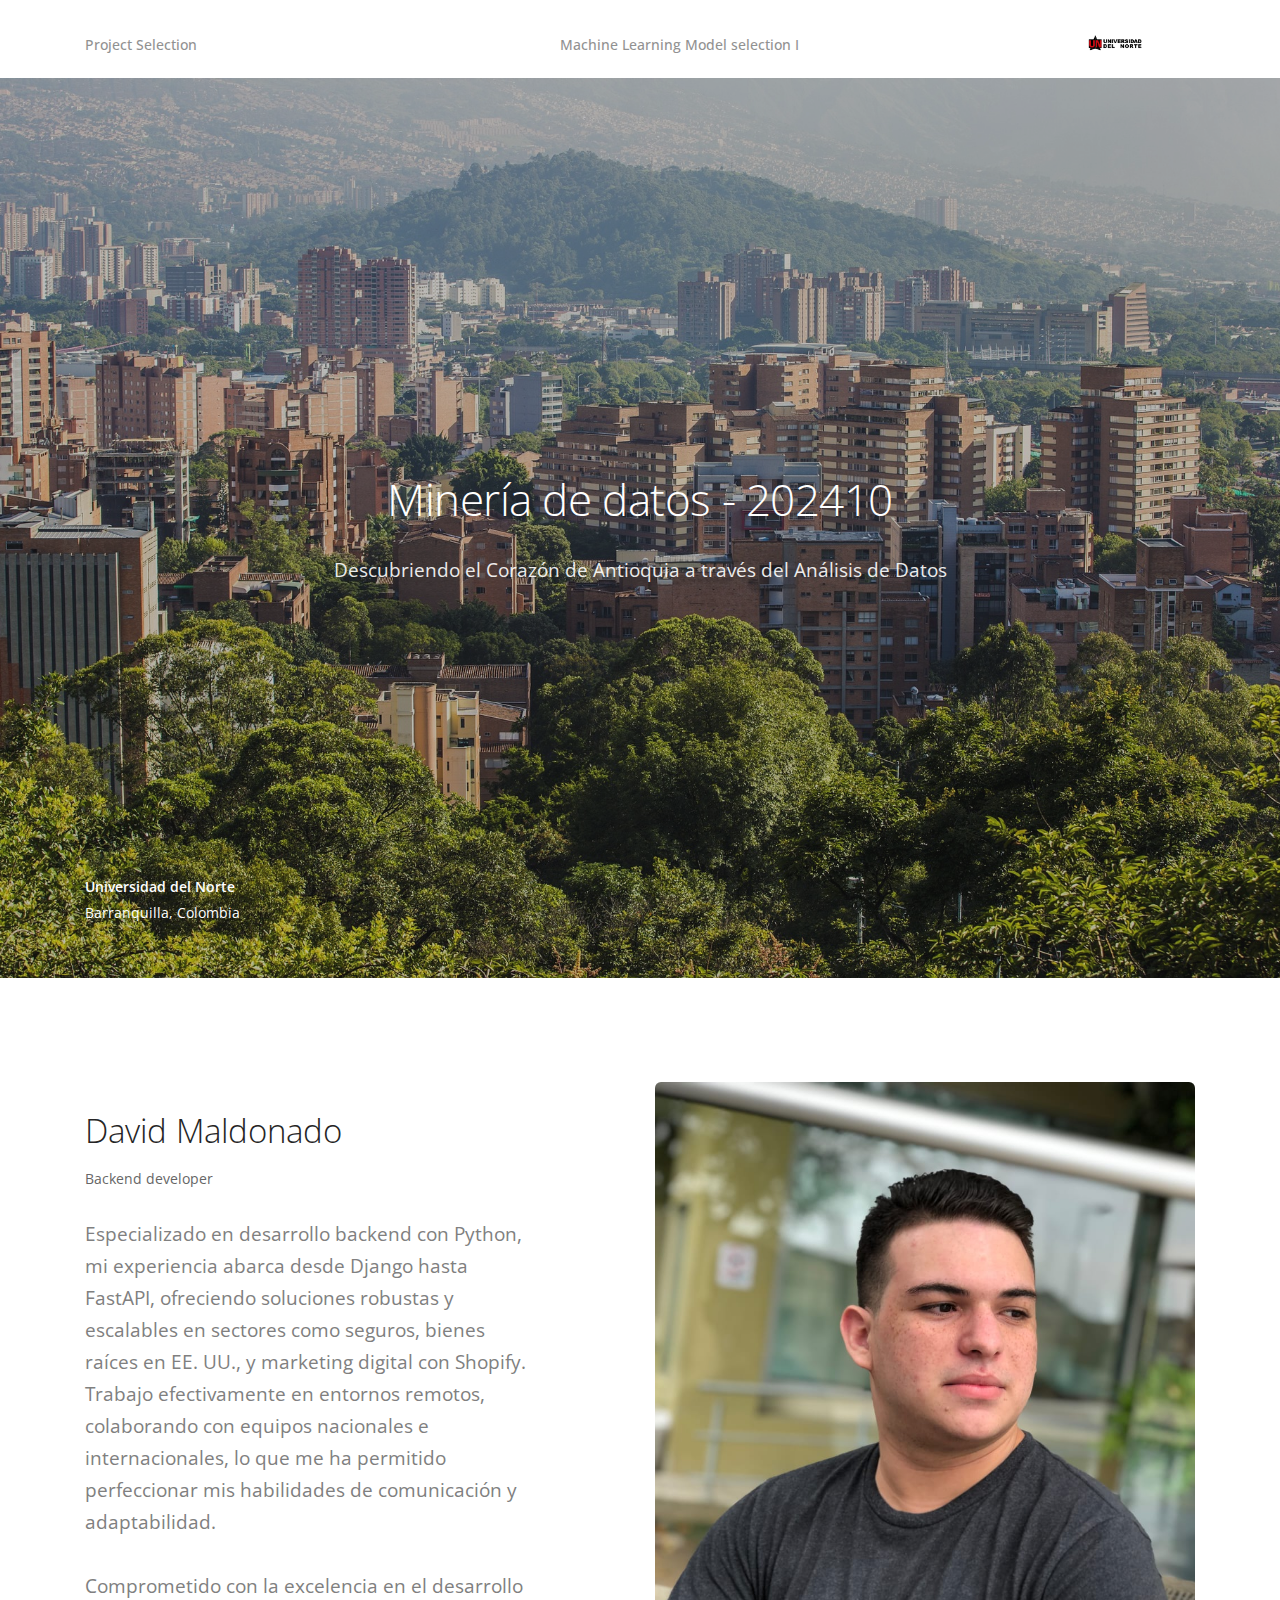
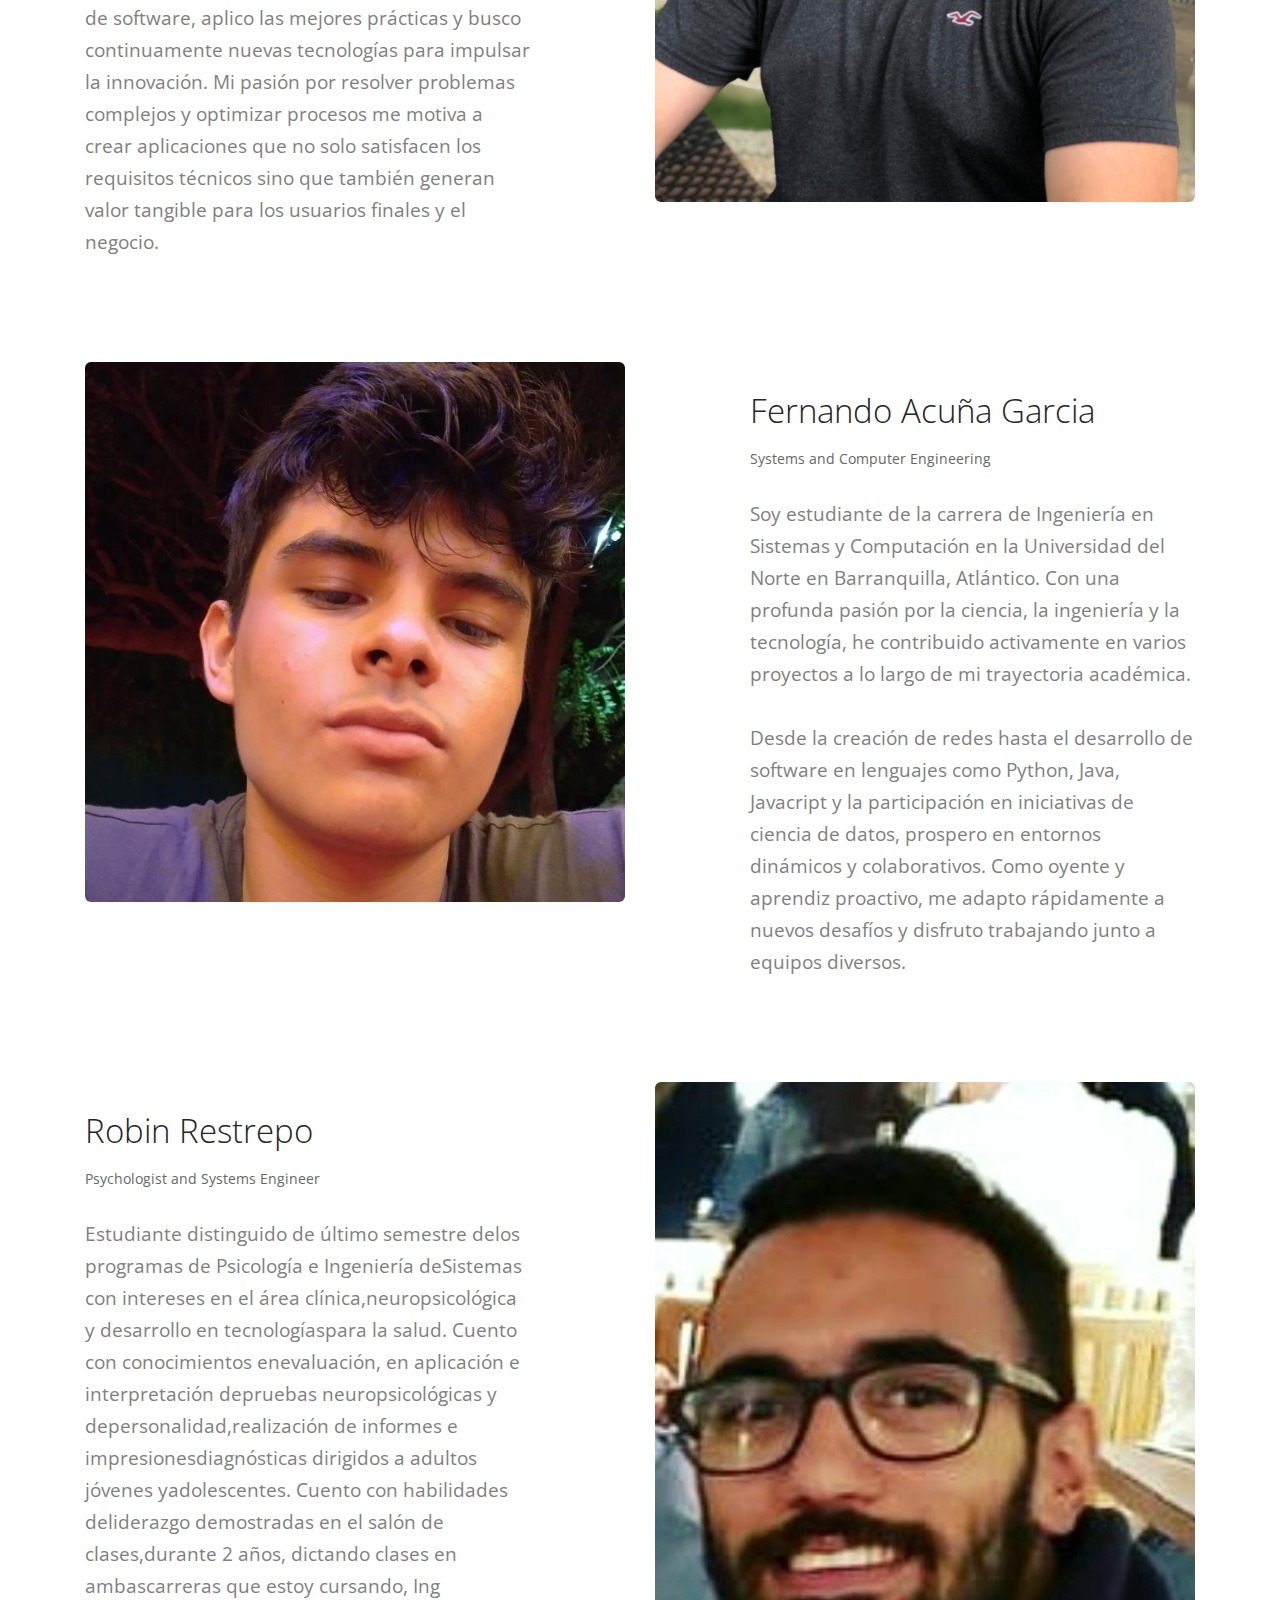
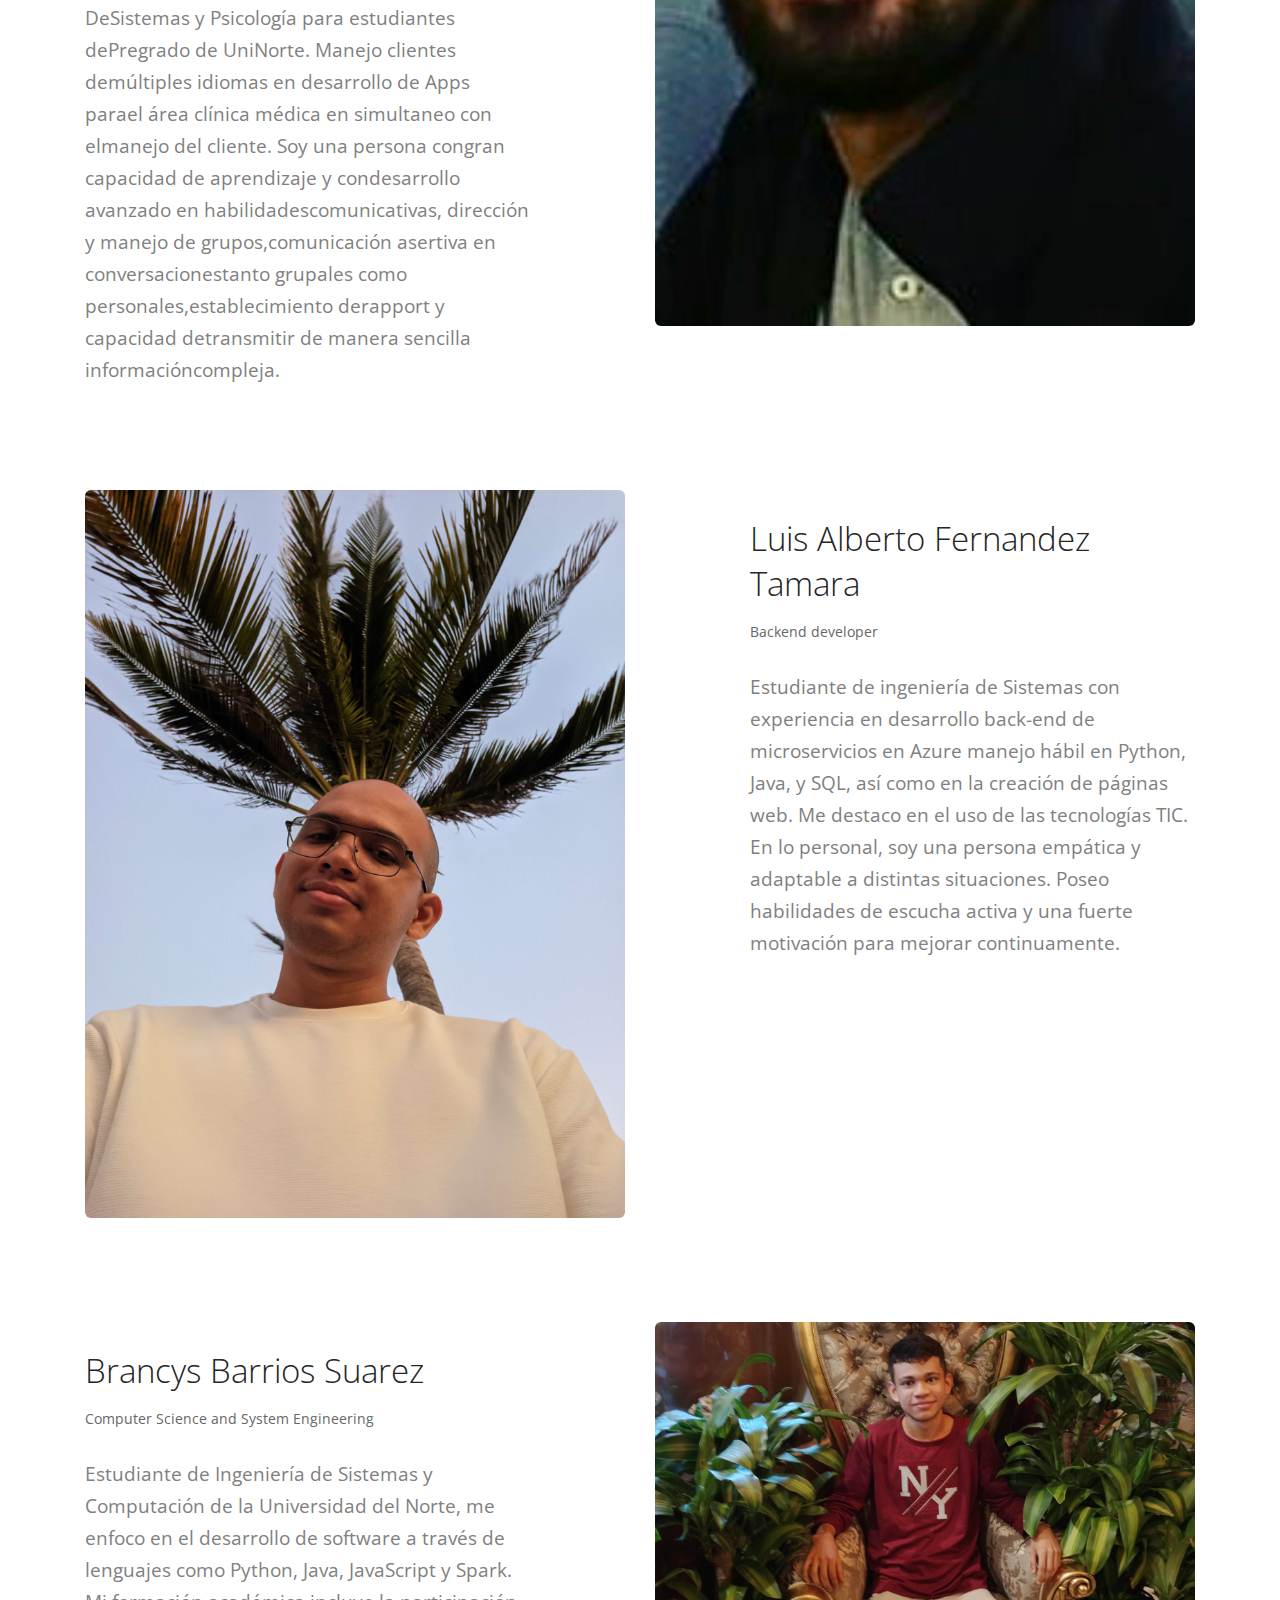
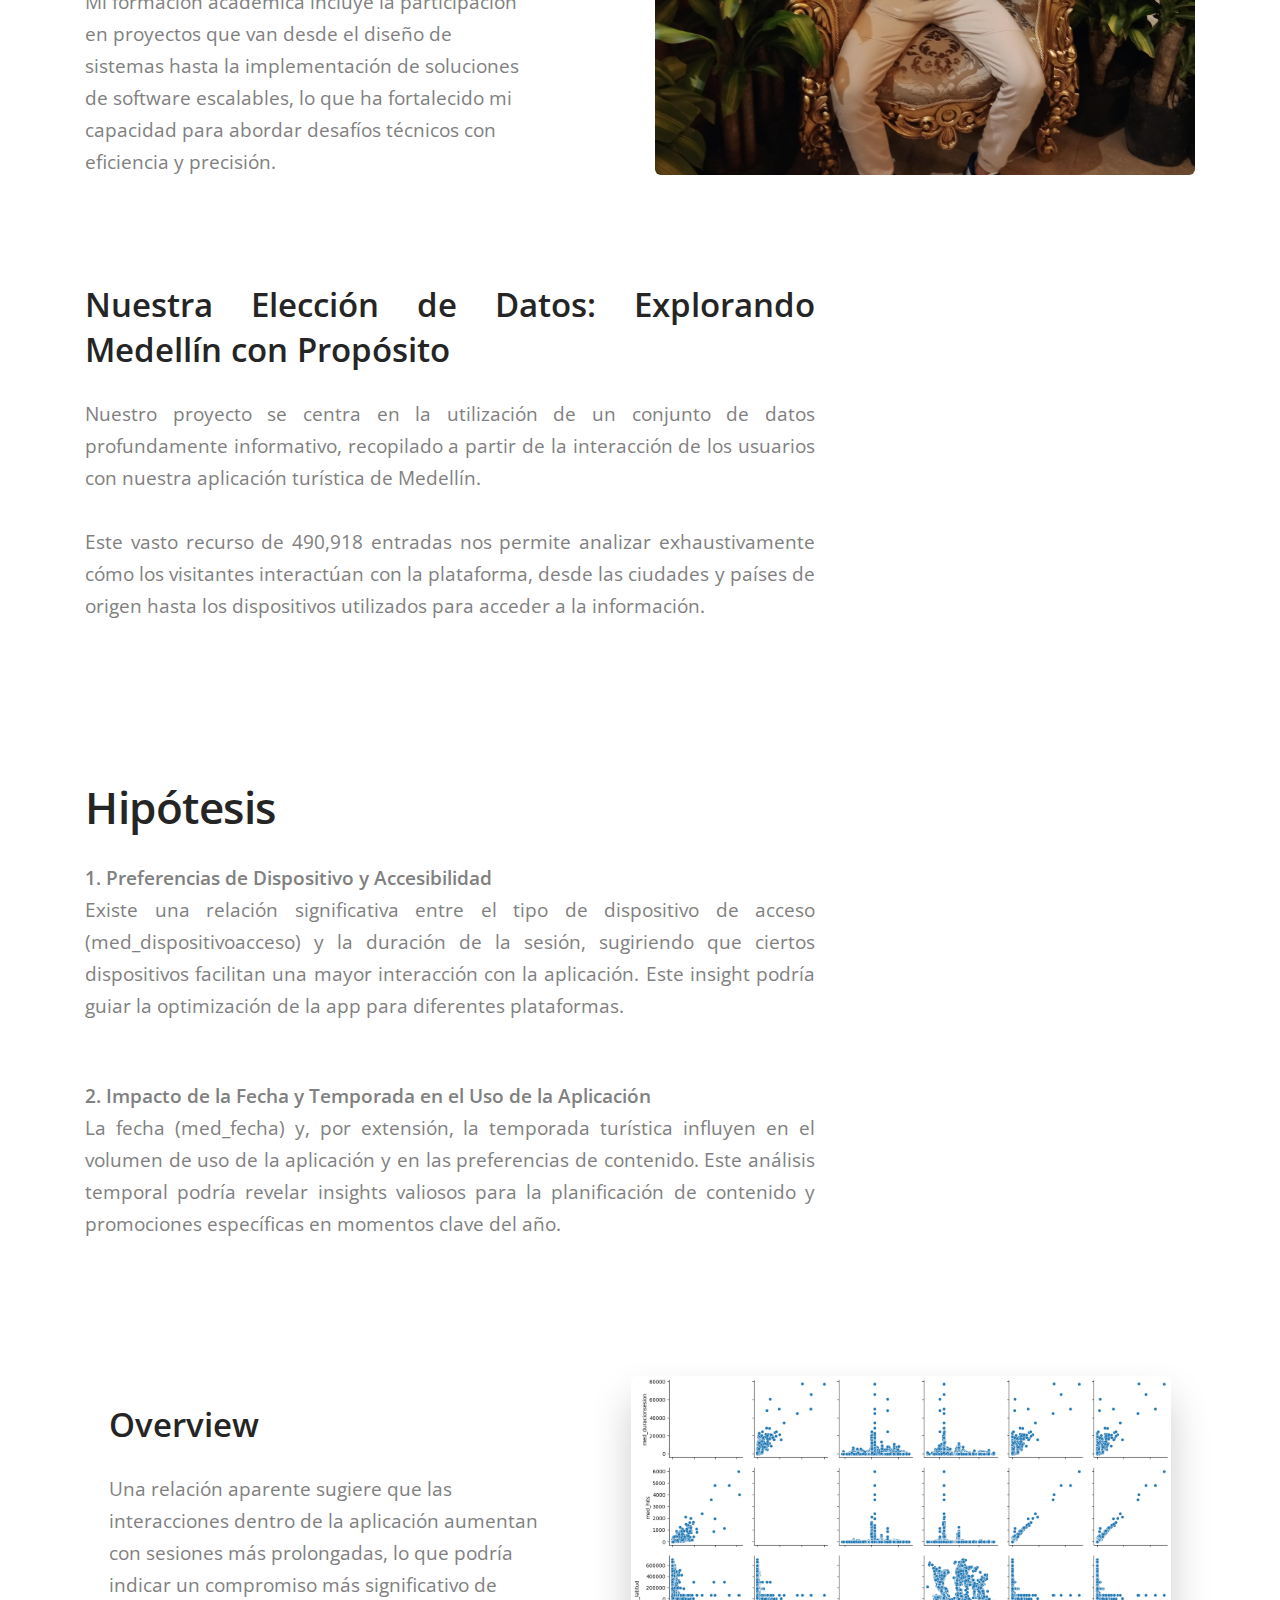
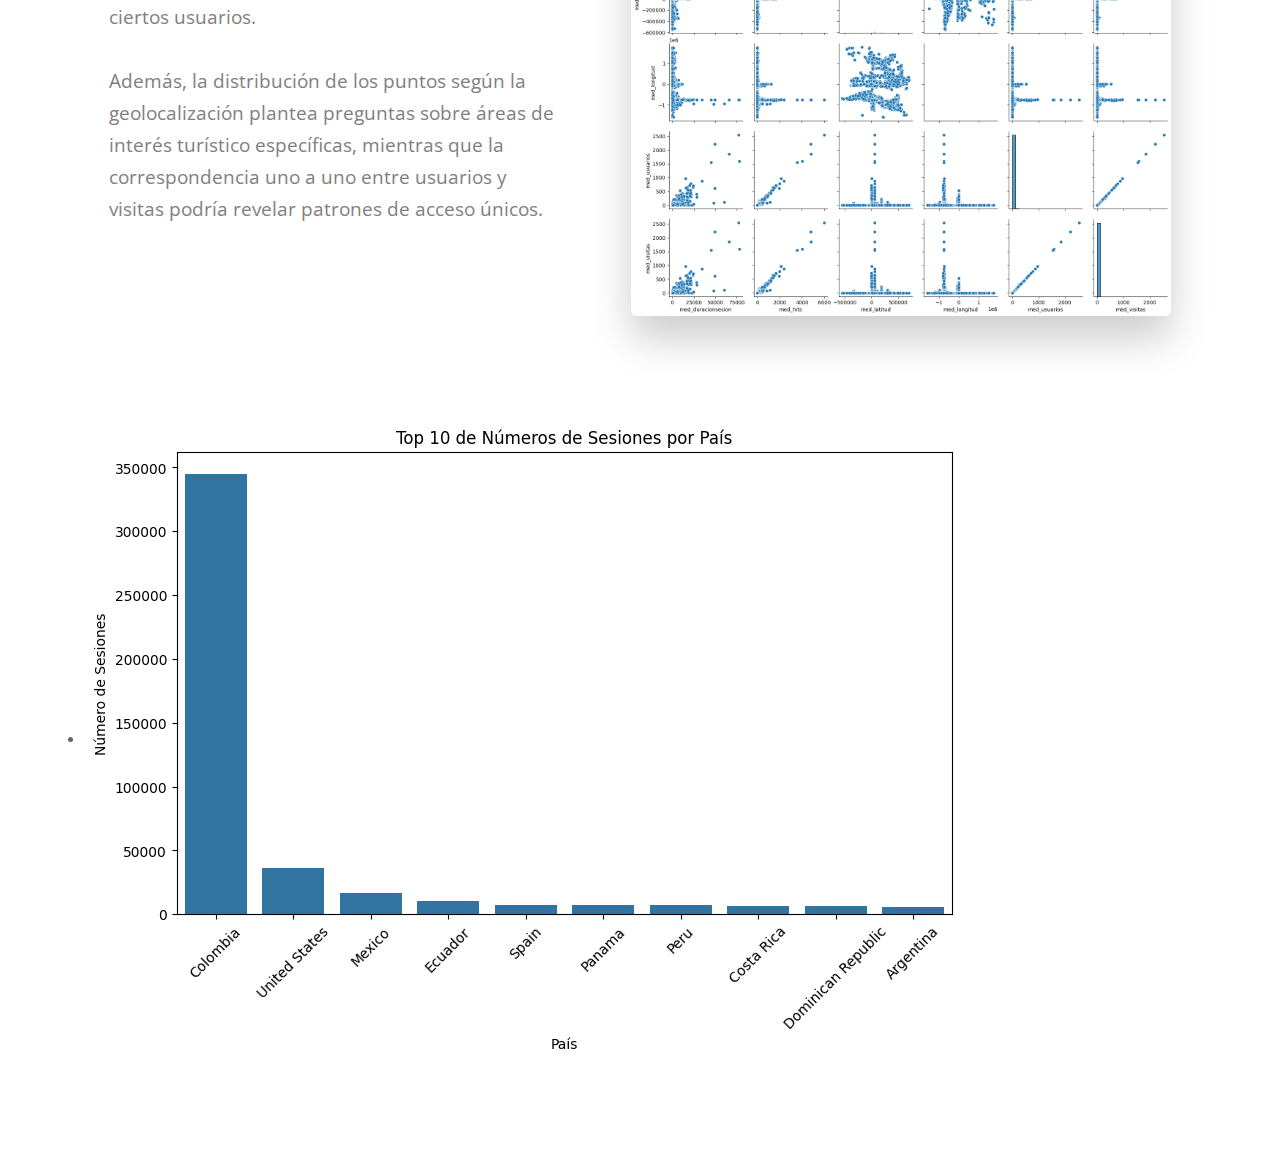
<file: index.html>
<!doctype html>
<html lang="en">
    <head>
        <meta charset="utf-8">
        <title></title>
        <meta name="viewport" content="width=device-width, initial-scale=1.0">
        <link href="css/stack-interface.css" rel="stylesheet" type="text/css" media="all">
        <link href="css/bootstrap.css" rel="stylesheet" type="text/css" media="all" />
        <link href="css/flickity.css" rel="stylesheet" type="text/css" media="all" />
        <link href="css/stack-interface.css" rel="stylesheet" type="text/css" media="all" />
        <link href="css/theme.css" rel="stylesheet" type="text/css" media="all" />
        <link href="css/custom.css" rel="stylesheet" type="text/css" media="all" />
        <link href="https://fonts.googleapis.com/css?family=Open+Sans:200,300,400,400i,500,600,700" rel="stylesheet">

    </head>
    <body data-smooth-scroll-offset="77">
        <div class="nav-container">
            <div class="via-1709216979704" via="via-1709216979704" vio="mineria">
                <div class="bar bar--sm visible-xs">
                    <div class="container">
                        <div class="row">
                            <div class="col-3 col-md-2">
                                <a href="index.html"> <img class="logo logo-dark" alt="logo" src="img/logo-dark.png"> <img class="logo logo-light" alt="logo" src="img/logo-light.png"> </a>
                            </div>
                            <div class="col-9 col-md-10 text-right">
                                <a href="#" class="hamburger-toggle" data-toggle-class="#menu2;hidden-xs hidden-sm"> <i class="icon icon--sm stack-interface stack-menu"></i> </a>
                            </div>
                        </div>
                    </div>
                </div>
                <nav id="menu2" class="bar bar-2 hidden-xs">
                    <div class="container">
                        <div class="row">
                            
                            <div class="col-lg-2 text-center text-left-sm hidden-xs order-lg-2">
                                <div class="bar__module">
                                    <a href="index.html"> <img class="logo logo-dark" alt="logo" src="img/logo-uninorte.png"> <img class="logo logo-light" alt="logo" src="img/logo-light.png"> </a>
                                </div>
                            </div>
                            
                            <div class="col-lg-5 order-lg-1">
                                <div class="bar__module">
                                    <ul class="menu-horizontal text-left">
                                        <li> <a href="index.html">Project Selection</a> </li>
                                    </ul>
                                </div>
                            </div>

                            <div class="col-lg-5 order-lg-1">
                                <div class="bar__module">
                                    <ul class="menu-horizontal text-left">
                                        <li> <a href="modelSelection1.html">Machine Learning Model selection I</a> </li>
                                    </ul>
                                </div>
                            </div>

                        </div>
                    </div>
                </nav>
            </div>
        </div>

        <div class="main-container">
            <section class="cover imagebg height-100 text-center" data-overlay="3">
                <div class="background-image-holder"><img alt="background" src="img/medellin_fondo.jpg"></div>
                <div class="container pos-vertical-center">
                    <div class="row">
                        <div class="col-md-9 col-lg-8">
                            <h1>Minería de datos - 202410</h1>
                            <p class="lead">Descubriendo el Corazón de Antioquia a través del Análisis de Datos </p>
                        </div>
                    </div>
                </div>
                <div class="pos-absolute pos-bottom col-12">
                    <div class="container">
                        <div class="row">
                            <div class="col-12 text-left">
                                <div class="text-block">
                                    <h5>Universidad del Norte</h5> <span>Barranquilla, Colombia</span> </div>
                            </div>
                        </div>
                    </div>
                </div>
            </section>

            <section class="switchable feature-large">
                <div class="container">
                    <div class="row justify-content-between">
                        <div class="col-md-6"> <img alt="Team-1" class="border--round" src="img/fotodavid.jpeg"> </div>
                        <div class="col-md-6 col-lg-5">
                            <div class="switchable__text">
                                <div class="text-block">
                                    <h2>David Maldonado</h2> <span>Backend developer</span> </div>
                                <p class="lead">Especializado en desarrollo backend con Python, mi experiencia abarca desde Django hasta FastAPI, ofreciendo soluciones robustas y escalables en sectores como seguros, bienes raíces en EE. UU., y marketing digital con Shopify. Trabajo efectivamente en entornos remotos, colaborando con equipos nacionales e internacionales, lo que me ha permitido perfeccionar mis habilidades de comunicación y adaptabilidad.<br><br>Comprometido con la excelencia en el desarrollo de software, aplico las mejores prácticas y busco continuamente nuevas tecnologías para impulsar la innovación. Mi pasión por resolver problemas complejos y optimizar procesos me motiva a crear aplicaciones que no solo satisfacen los requisitos técnicos sino que también generan valor tangible para los usuarios finales y el negocio.</p>
                            </div>
                        </div>
                    </div>
                </div>
            </section>

            <section class="switchable feature-large switchable--switch">
                <div class="container">
                    <div class="row justify-content-between">
                        <div class="col-md-6"> <img alt="Image" class="border--round" src="img/fernandofoto.png"> </div>
                        <div class="col-md-6 col-lg-5">
                            <div class="switchable__text">
                                <div class="text-block">
                                    <h2>Fernando Acuña Garcia</h2> <span>Systems and Computer Engineering</span> </div>
                                <p class="lead"> Soy estudiante de la carrera de Ingeniería en Sistemas y Computación en la Universidad del Norte en Barranquilla, Atlántico. Con una profunda pasión por la ciencia, la ingeniería y la tecnología, he contribuido activamente en varios proyectos a lo largo de mi trayectoria académica.<br><br> Desde la creación de redes hasta el desarrollo de software en lenguajes como Python, Java, Javacript y la participación en iniciativas de ciencia de datos, prospero en entornos dinámicos y colaborativos. Como oyente y aprendiz proactivo, me adapto rápidamente a nuevos desafíos y disfruto trabajando junto a equipos diversos. </p>
                            </div>
                        </div>
                    </div>
                </div>
            </section>
            
            <section class="switchable feature-large">
                <div class="container">
                    <div class="row justify-content-between">
                        <div class="col-md-6"> <img alt="Image" class="border--round" src="img/robimg.jpeg"> </div>
                        <div class="col-md-6 col-lg-5">
                            <div class="switchable__text">
                                <div class="text-block">
                                    <h2>Robin Restrepo</h2> <span>Psychologist and Systems Engineer</span> </div>
                                <p class="lead"> Estudiante distinguido de último semestre delos programas de Psicología e Ingeniería deSistemas con intereses en el área clínica,neuropsicológica y desarrollo en tecnologíaspara la salud. Cuento con conocimientos enevaluación, en aplicación e interpretación depruebas neuropsicológicas y depersonalidad,realización de informes e impresionesdiagnósticas dirigidos a adultos jóvenes yadolescentes. Cuento con habilidades deliderazgo demostradas en el salón de clases,durante 2 años, dictando clases en ambascarreras que estoy cursando, Ing DeSistemas y Psicología para estudiantes dePregrado de UniNorte. Manejo clientes demúltiples idiomas en desarrollo de Apps parael área clínica médica en simultaneo con elmanejo del cliente. Soy una persona congran capacidad de aprendizaje y condesarrollo avanzado en habilidadescomunicativas, dirección y manejo de grupos,comunicación asertiva en conversacionestanto grupales como personales,establecimiento derapport y capacidad detransmitir de manera sencilla informacióncompleja. </p>
                            </div>
                        </div>
                    </div>
                </div>
            </section>
            <section class="switchable feature-large switchable--switch">
                <div class="container">
                    <div class="row justify-content-between">
                        <div class="col-md-6"> <img alt="Image" class="border--round" src="img/img_luisa.jpg"> </div>
                        <div class="col-md-6 col-lg-5">
                            <div class="switchable__text">
                                <div class="text-block">
                                    <h2>Luis Alberto Fernandez Tamara</h2> <span>Backend developer</span> </div>
                                <p class="lead"> Estudiante de ingeniería de Sistemas con experiencia en desarrollo back-end de microservicios en Azure manejo hábil en Python, Java, y SQL, así como en la creación de páginas web. Me destaco en el uso de las tecnologías TIC. En lo personal, soy una persona empática y adaptable a distintas situaciones. Poseo habilidades de escucha activa y una fuerte motivación para mejorar continuamente. </p>
                            </div>
                        </div>
                    </div>
                </div>
            </section>
            <section class="switchable feature-large">
                <div class="container">
                    <div class="row justify-content-between">
                        <div class="col-md-6"> <img alt="Image" class="border--round" src="img/branimg.jpg"> </div>
                        <div class="col-md-6 col-lg-5">
                            <div class="switchable__text">
                                <div class="text-block">
                                    <h2>Brancys Barrios Suarez</h2> <span>Computer Science and System Engineering&nbsp;</span> </div>
                                <p class="lead"> Estudiante de Ingeniería de Sistemas y Computación de la Universidad del Norte, me enfoco en el desarrollo de software a través de lenguajes como Python, Java, JavaScript y Spark. Mi formación académica incluye la participación en proyectos que van desde el diseño de sistemas hasta la implementación de soluciones de software escalables, lo que ha fortalecido mi capacidad para abordar desafíos técnicos con eficiencia y precisión. </p>
                            </div>
                        </div>
                    </div>
                </div>
            </section>

            <section class="text-justify space--md">
                <div class="container">
                    <div class="row">
                        <div class="col-md-10 col-lg-8">
                            <h2><b>Nuestra Elección de Datos: Explorando Medellín con Propósito</b></h2>
                            <p class="lead">Nuestro proyecto se centra en la utilización de un conjunto de datos profundamente informativo, recopilado a partir de la interacción de los usuarios con nuestra aplicación turística de Medellín. <br><br>Este vasto recurso de 490,918 entradas nos permite analizar exhaustivamente cómo los visitantes interactúan con la plataforma, desde las ciudades y países de origen hasta los dispositivos utilizados para acceder a la información.<br> </p>
                        </div>
                    </div>
                </div>
            </section>

            <section class="text-justify">
                <div class="container">
                    <div class="row">
                        <div class="col-md-10 col-lg-8">
                            <h1><b>Hipótesis</b></h1>
                            <p class="lead"><b>1.&nbsp;Preferencias de Dispositivo y Accesibilidad</b><br>Existe una relación significativa entre el tipo de dispositivo de acceso (med_dispositivoacceso) y la duración de la sesión, sugiriendo que ciertos dispositivos facilitan una mayor interacción con la aplicación. Este insight podría guiar la optimización de la app para diferentes plataformas.<br><br></p>
                            <p class="lead"><b>2.&nbsp;Impacto de la Fecha y Temporada en el Uso de la Aplicación</b><br>La fecha (med_fecha) y, por extensión, la temporada turística influyen en el volumen de uso de la aplicación y en las preferencias de contenido. Este análisis temporal podría revelar insights valiosos para la planificación de contenido y promociones específicas en momentos clave del año.<br><br></p>
                        </div>
                    </div>
                </div>
            </section>
            <section class="switchable feature-large">
                <div class="container">
                    <div class="row justify-content-around">
                        <div class="col-md-6"> <img alt="Image" class="border--round box-shadow-wide" src="img/pairplot.png"> </div>
                        <div class="col-md-6 col-lg-5">
                            <div class="switchable__text">
                                <h2><b>Overview</b></h2>
                                <p class="lead"> Una relación aparente sugiere que las interacciones dentro de la aplicación aumentan con sesiones más prolongadas, lo que podría indicar un compromiso más significativo de ciertos usuarios. <br><br>Además, la distribución de los puntos según la geolocalización plantea preguntas sobre áreas de interés turístico específicas, mientras que la correspondencia uno a uno entre usuarios y visitas podría revelar patrones de acceso únicos. </p>
                            </div>
                        </div>
                    </div>
                </div>
            </section>
            <section>
                <div class="container">
                    <div class="row">
                        <div class="col">
                            <div class="slider slider--ken-burns">
                                <li> <img alt="Image" src="img/Sesiones.png"> </li>
                            </div>
                        </div>
                    </div>
                </div>
            </section>
        </div>
        <script src="js/jquery-3.1.1.min.js"></script>
        <script src="js/flickity.min.js"></script>
        <script src="js/parallax.js"></script>
        <script src="js/smooth-scroll.min.js"></script>
        <script src="js/scripts.js"></script>

    </body>

</html>
</file>
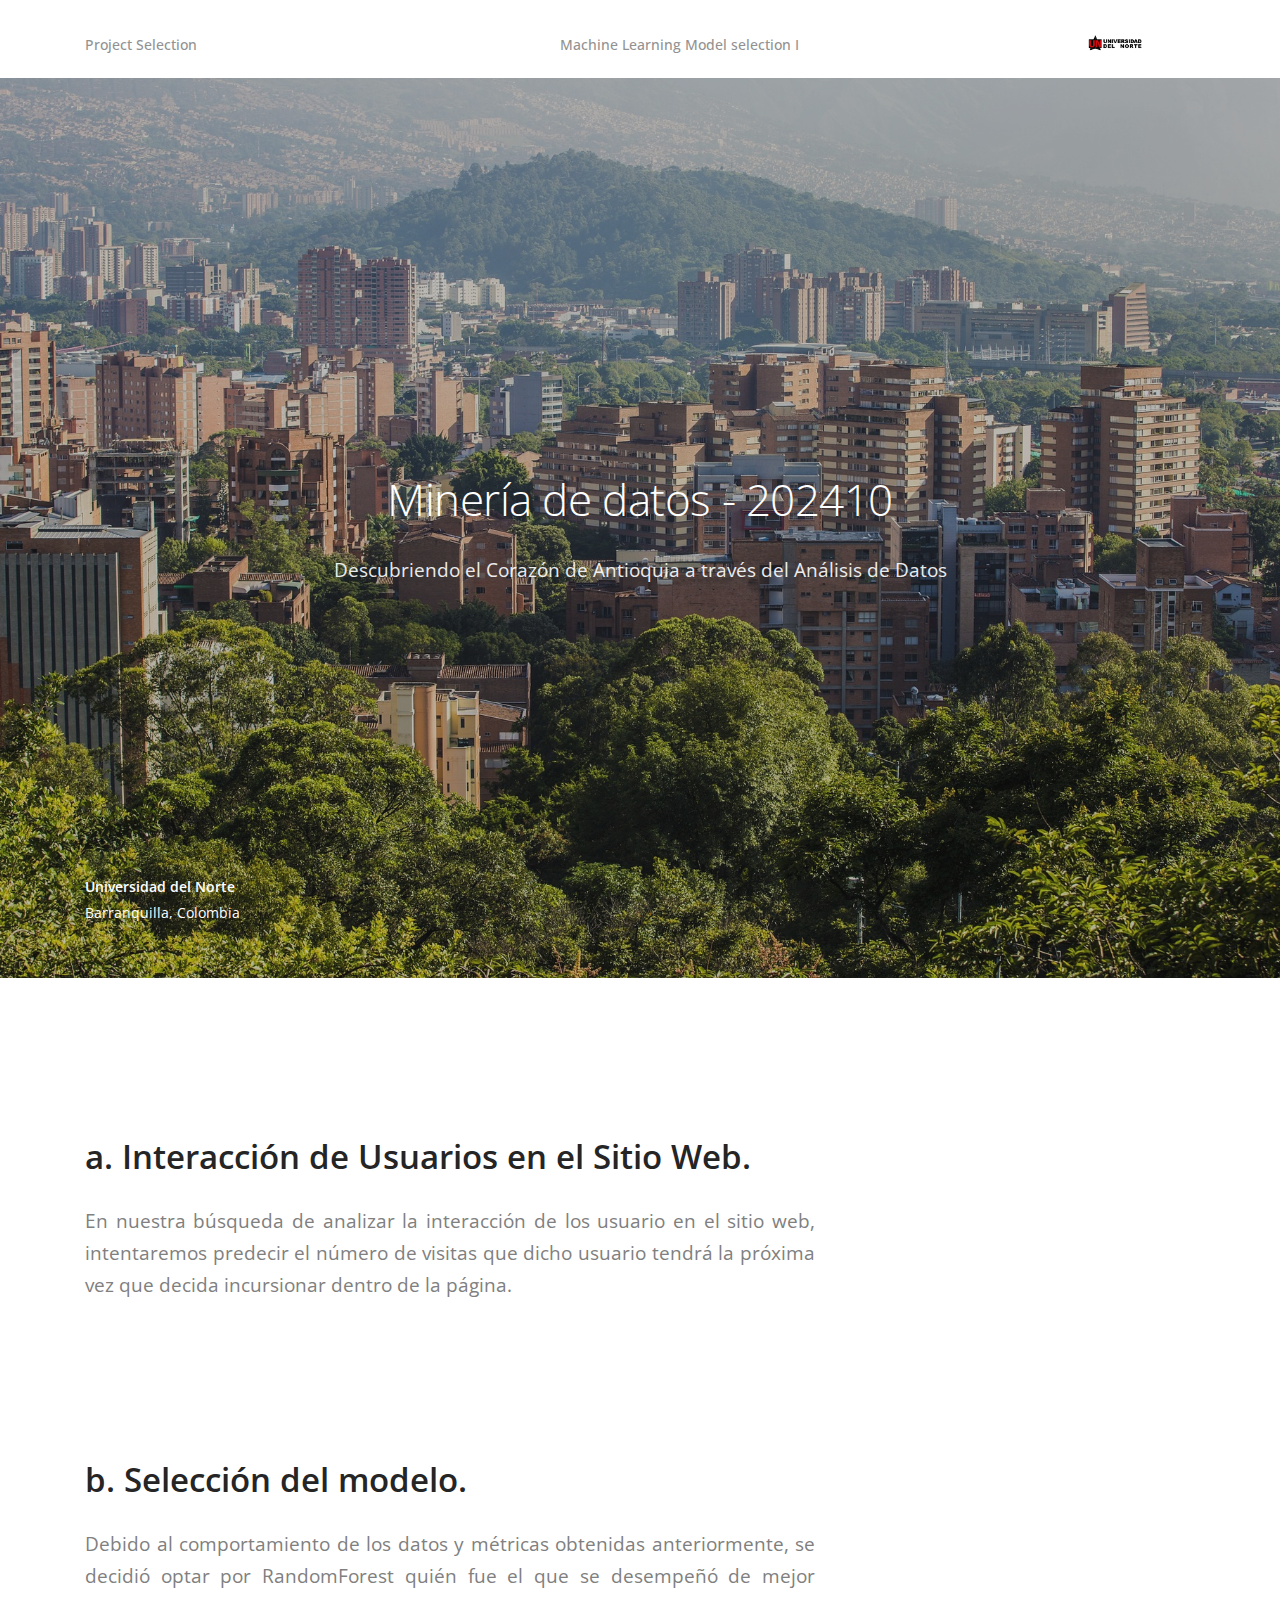
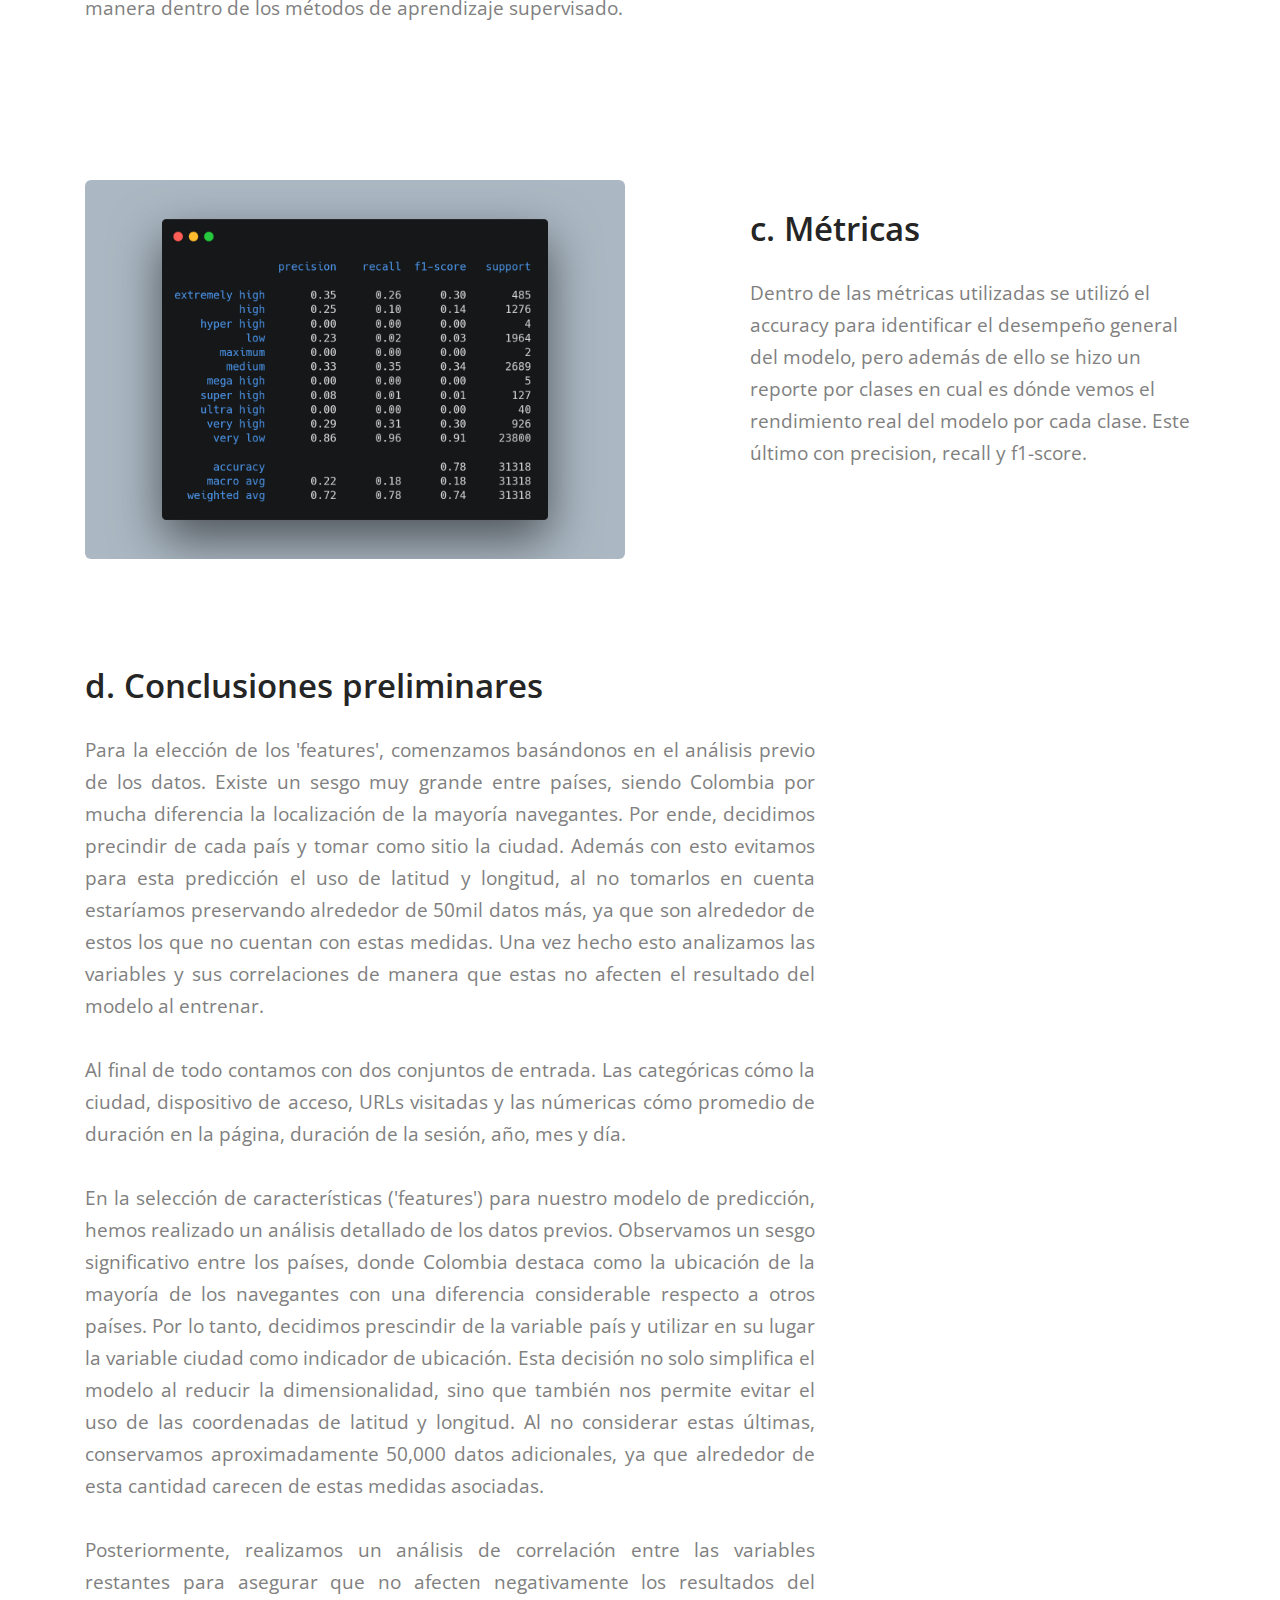
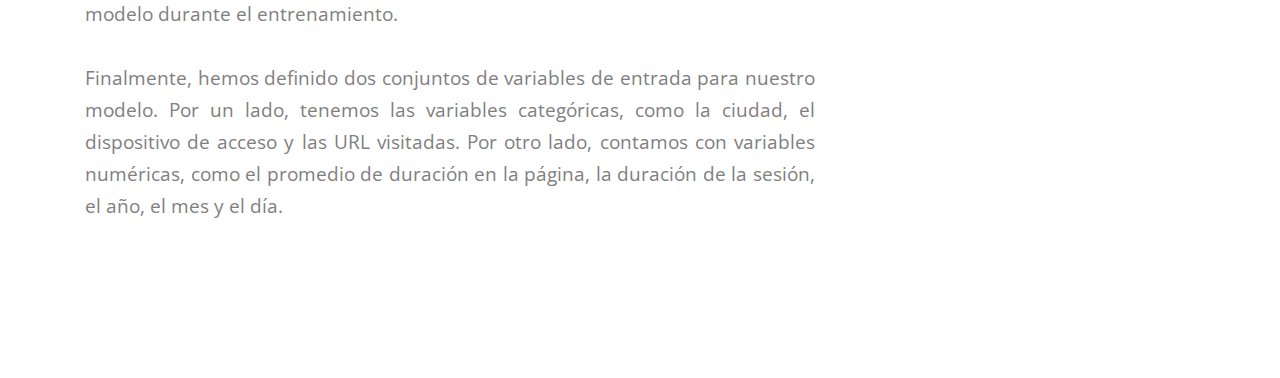
<file: modelSelection1.html>
<!doctype html>
<html lang="en">
    <head>
        <meta charset="utf-8">
        <title></title>
        <meta name="viewport" content="width=device-width, initial-scale=1.0">
        <link href="css/stack-interface.css" rel="stylesheet" type="text/css" media="all">
        <link href="css/bootstrap.css" rel="stylesheet" type="text/css" media="all" />
        <link href="css/flickity.css" rel="stylesheet" type="text/css" media="all" />
        <link href="css/stack-interface.css" rel="stylesheet" type="text/css" media="all" />
        <link href="css/theme.css" rel="stylesheet" type="text/css" media="all" />
        <link href="css/custom.css" rel="stylesheet" type="text/css" media="all" />
        <link href="https://fonts.googleapis.com/css?family=Open+Sans:200,300,400,400i,500,600,700" rel="stylesheet">

    </head>
    <body data-smooth-scroll-offset="77">
        <div class="nav-container">
            <div class="via-1709216979704" via="via-1709216979704" vio="mineria">
                <div class="bar bar--sm visible-xs">
                    <div class="container">
                        <div class="row">
                            <div class="col-3 col-md-2">
                                <a href="index.html"> <img class="logo logo-dark" alt="logo" src="img/logo-dark.png"> <img class="logo logo-light" alt="logo" src="img/logo-light.png"> </a>
                            </div>
                            <div class="col-9 col-md-10 text-right">
                                <a href="#" class="hamburger-toggle" data-toggle-class="#menu2;hidden-xs hidden-sm"> <i class="icon icon--sm stack-interface stack-menu"></i> </a>
                            </div>
                        </div>
                    </div>
                </div>
                <nav id="menu2" class="bar bar-2 hidden-xs">
                    <div class="container">
                        <div class="row">
                            
                            <div class="col-lg-2 text-center text-left-sm hidden-xs order-lg-2">
                                <div class="bar__module">
                                    <a href="index.html"> <img class="logo logo-dark" alt="logo" src="img/logo-uninorte.png"> <img class="logo logo-light" alt="logo" src="img/logo-light.png"> </a>
                                </div>
                            </div>
                            
                            <div class="col-lg-5 order-lg-1">
                                <div class="bar__module">
                                    <ul class="menu-horizontal text-left">
                                        <li> <a href="index.html">Project Selection</a> </li>
                                    </ul>
                                </div>
                            </div>

                            <div class="col-lg-5 order-lg-1">
                                <div class="bar__module">
                                    <ul class="menu-horizontal text-left">
                                        <li> <a href="modelSelection1.html">Machine Learning Model selection I</a> </li>
                                    </ul>
                                </div>
                            </div>

                        </div>
                    </div>
                </nav>
            </div>
        </div>

        <div class="main-container">
            <section class="cover imagebg height-100 text-center" data-overlay="3">
                <div class="background-image-holder"><img alt="background" src="img/medellin_fondo.jpg"></div>
                <div class="container pos-vertical-center">
                    <div class="row">
                        <div class="col-md-9 col-lg-8">
                            <h1>Minería de datos - 202410</h1>
                            <p class="lead">Descubriendo el Corazón de Antioquia a través del Análisis de Datos </p>
                        </div>
                    </div>
                </div>
                <div class="pos-absolute pos-bottom col-12">
                    <div class="container">
                        <div class="row">
                            <div class="col-12 text-left">
                                <div class="text-block">
                                    <h5>Universidad del Norte</h5> <span>Barranquilla, Colombia</span> </div>
                            </div>
                        </div>
                    </div>
                </div>
            </section>
            
            
            <section class="text-justify space--md">
                <div class="container">
                    <div class="row">
                        <div class="col-md-10 col-lg-8">
                            <h2><b>a. Interacción de Usuarios en el Sitio Web.</b></h2>
                            <p class="lead">En nuestra búsqueda de analizar la interacción de los usuario en el sitio web, intentaremos predecir el número de visitas que dicho usuario tendrá la próxima vez que decida incursionar dentro de la página. </p>
                        </div>
                    </div>
                </div>
            </section>
            
            <section class="text-justify space--md">
                <div class="container">
                    <div class="row">
                        <div class="col-md-10 col-lg-8">
                            <h2><b>b. Selección del modelo.</b></h2>
                            <p class="lead">Debido al comportamiento de los datos y métricas obtenidas anteriormente, se decidió optar por RandomForest quién fue el que se desempeñó de mejor manera dentro de los métodos de aprendizaje supervisado.</p>
                        </div>
                    </div>
                </div>
            </section>
            
            <section class="switchable feature-large switchable--switch">
                <div class="container">
                    <div class="row justify-content-between">
                        <div class="col-md-6"> <img alt="Image" class="border--round" src="img/C-metricas.png"> </div>
                        <div class="col-md-6 col-lg-5">
                            <div class="switchable__text">
                                <div class="text-block">
                                    <h2><b>c. Métricas </b></h2>
                                </div>
                                <p class="lead"> Dentro de las métricas utilizadas se utilizó el accuracy para identificar el desempeño general del modelo, pero además de ello se hizo un reporte por clases en cual es dónde vemos el rendimiento real del modelo por cada clase. Este último con precision, recall y f1-score.</p>
                            </div>
                        </div>
                    </div>
                </div>
            </section>
                        
            <section class="text-justify space--md">
                <div class="container">
                    <div class="row">
                        <div class="col-md-10 col-lg-8">
                            <h2><b>d. Conclusiones preliminares</b></h2>
                            <p class="lead">Para la elección de los 'features', comenzamos basándonos en el análisis previo de los datos. Existe un sesgo muy grande entre países, siendo Colombia por mucha diferencia la localización de la mayoría navegantes. Por ende, decidimos precindir de cada país y tomar como sitio la ciudad. Además con esto evitamos para esta predicción el uso de latitud y longitud, al no tomarlos en cuenta estaríamos preservando alrededor de 50mil datos más, ya que son alrededor de estos los que no cuentan con estas medidas. Una vez hecho esto analizamos las variables y sus correlaciones de manera que estas no afecten el resultado del modelo al entrenar.
                            <br>
                            <br>
                            Al final de todo contamos con dos conjuntos de entrada. Las categóricas cómo la ciudad, dispositivo de acceso, URLs visitadas y las númericas cómo promedio de duración en la página, duración de la sesión, año, mes y día.
                            <br>
                            <br>                            
                            En la selección de características ('features') para nuestro modelo de predicción, hemos realizado un análisis detallado de los datos previos. Observamos un sesgo significativo entre los países, donde Colombia destaca como la ubicación de la mayoría de los navegantes con una diferencia considerable respecto a otros países. Por lo tanto, decidimos prescindir de la variable país y utilizar en su lugar la variable ciudad como indicador de ubicación. Esta decisión no solo simplifica el modelo al reducir la dimensionalidad, sino que también nos permite evitar el uso de las coordenadas de latitud y longitud. Al no considerar estas últimas, conservamos aproximadamente 50,000 datos adicionales, ya que alrededor de esta cantidad carecen de estas medidas asociadas.
                            <br>
                            <br>
                            Posteriormente, realizamos un análisis de correlación entre las variables restantes para asegurar que no afecten negativamente los resultados del modelo durante el entrenamiento.
                            <br>
                            <br>
                            Finalmente, hemos definido dos conjuntos de variables de entrada para nuestro modelo. Por un lado, tenemos las variables categóricas, como la ciudad, el dispositivo de acceso y las URL visitadas. Por otro lado, contamos con variables numéricas, como el promedio de duración en la página, la duración de la sesión, el año, el mes y el día.</p>
                        </div>
                    </div>
                </div>
            </section>
            

        </div>
        <script src="js/jquery-3.1.1.min.js"></script>
        <script src="js/flickity.min.js"></script>
        <script src="js/parallax.js"></script>
        <script src="js/smooth-scroll.min.js"></script>
        <script src="js/scripts.js"></script>

    </body>

</html>
</file>
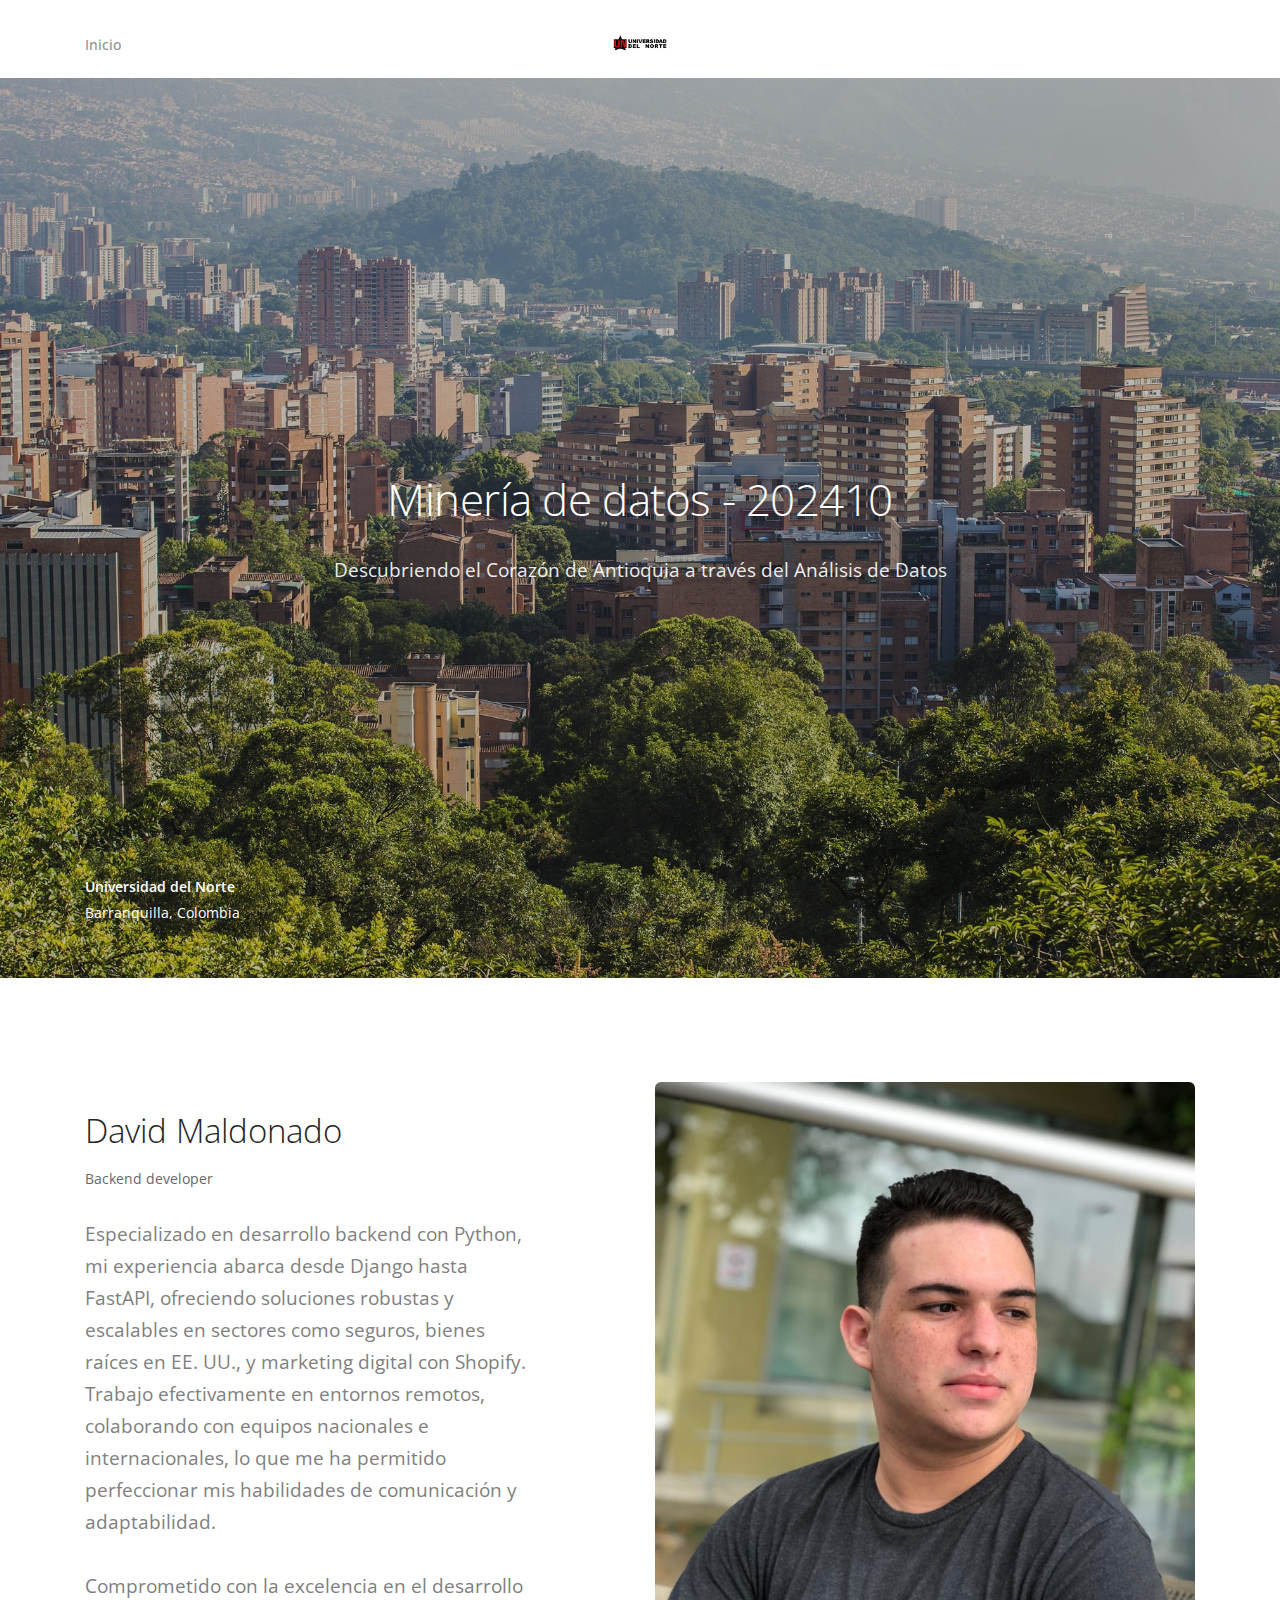
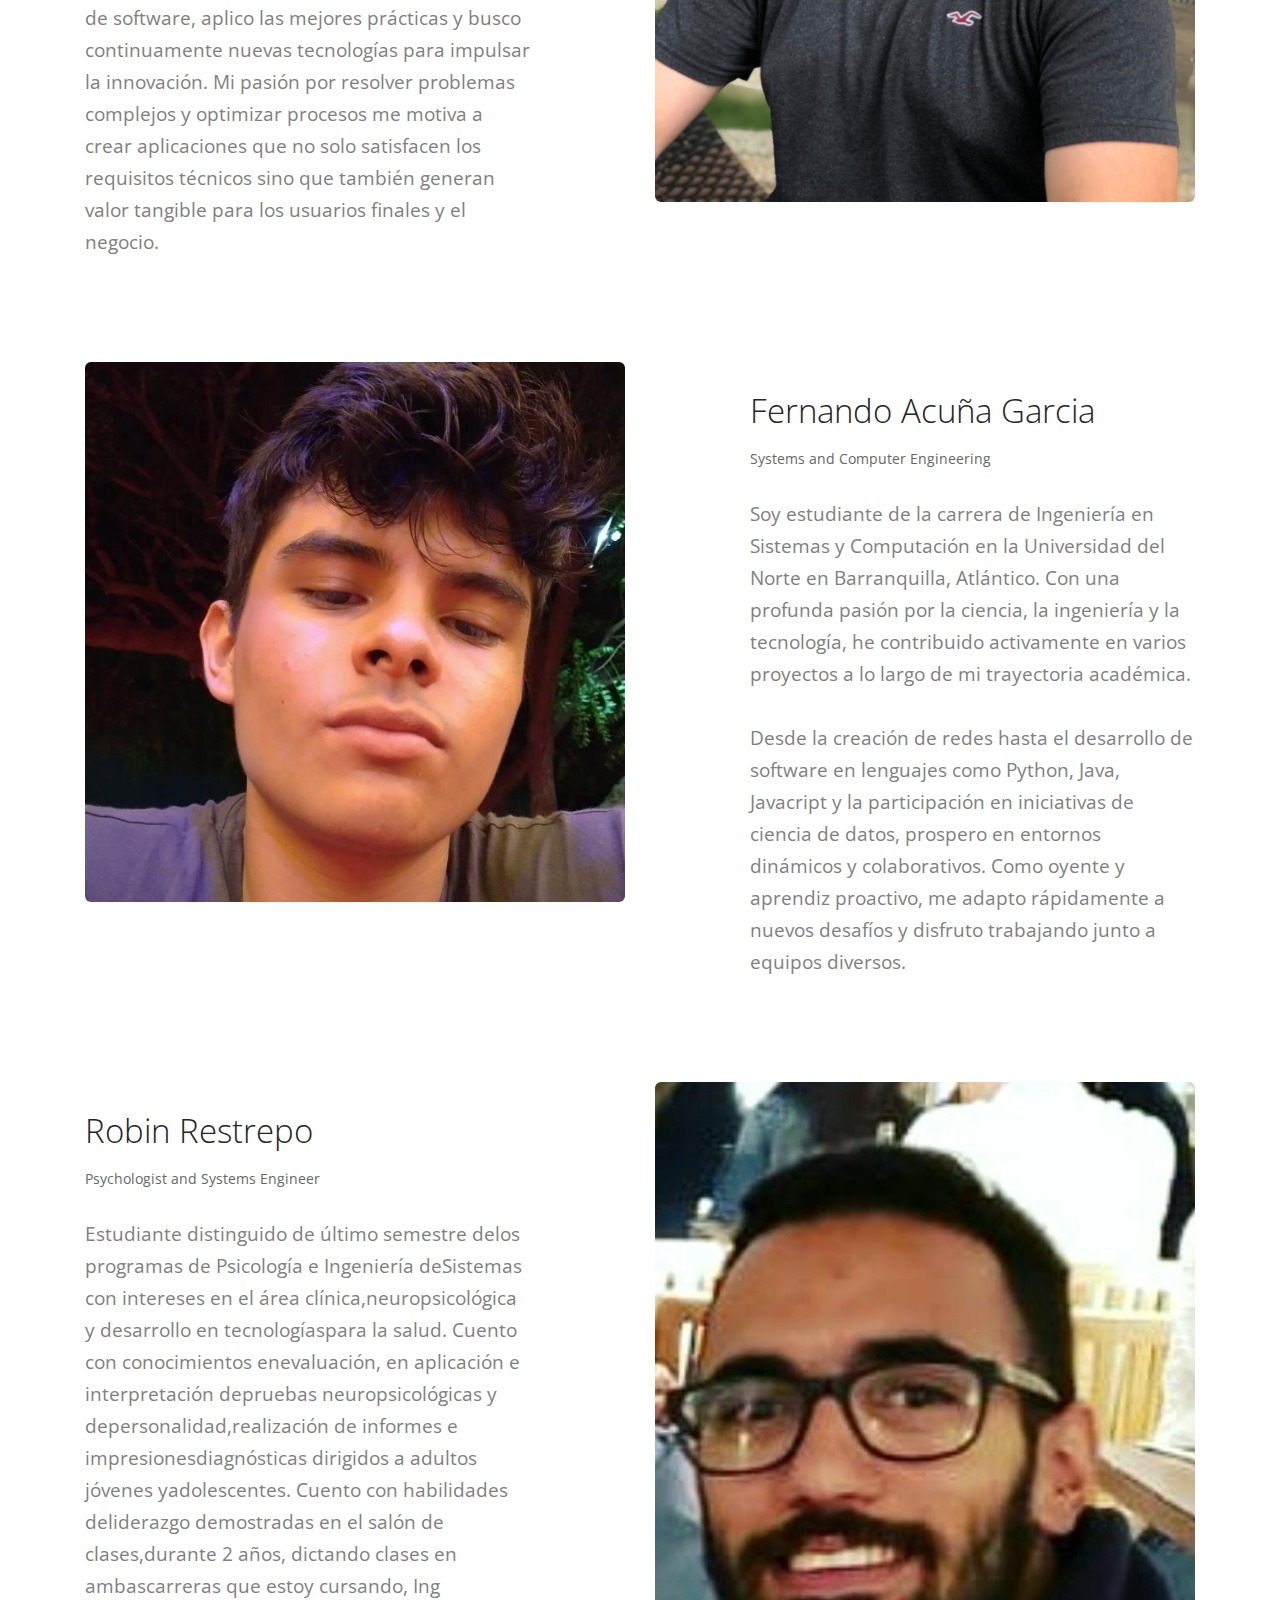
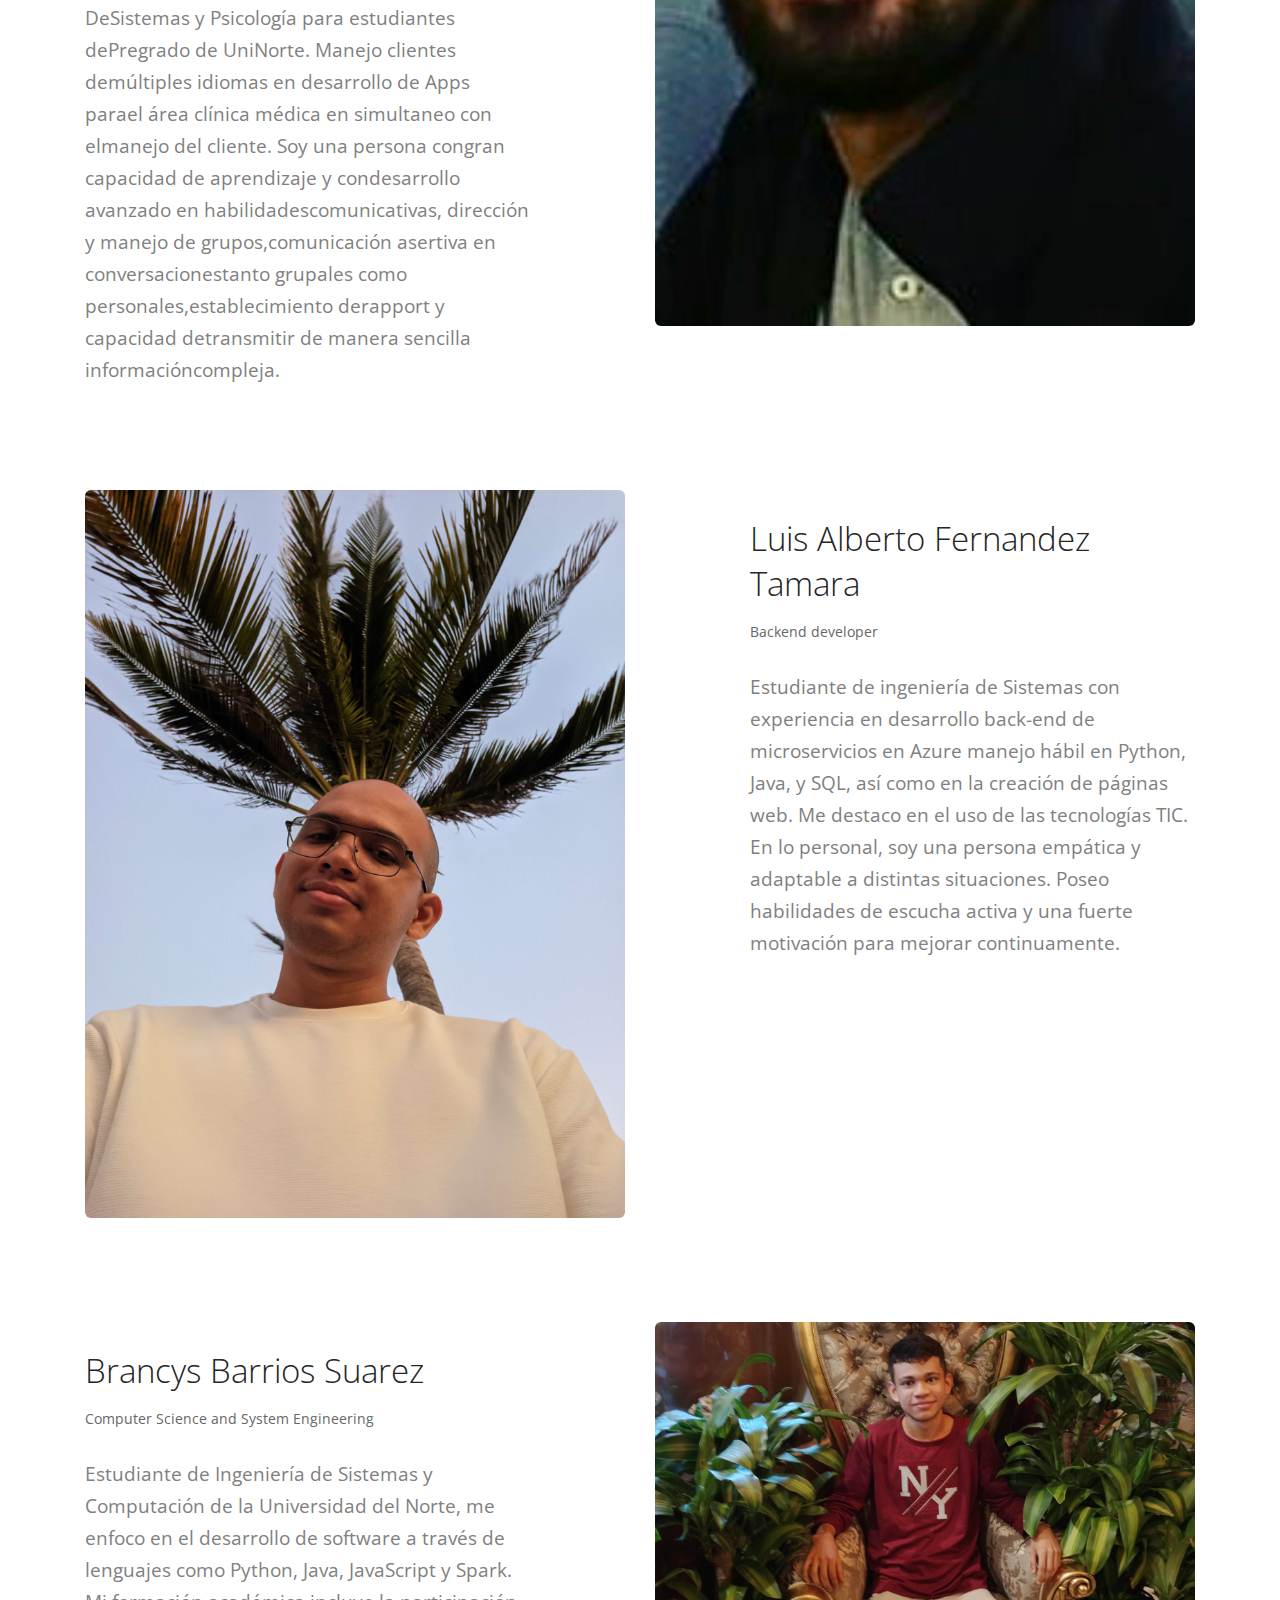
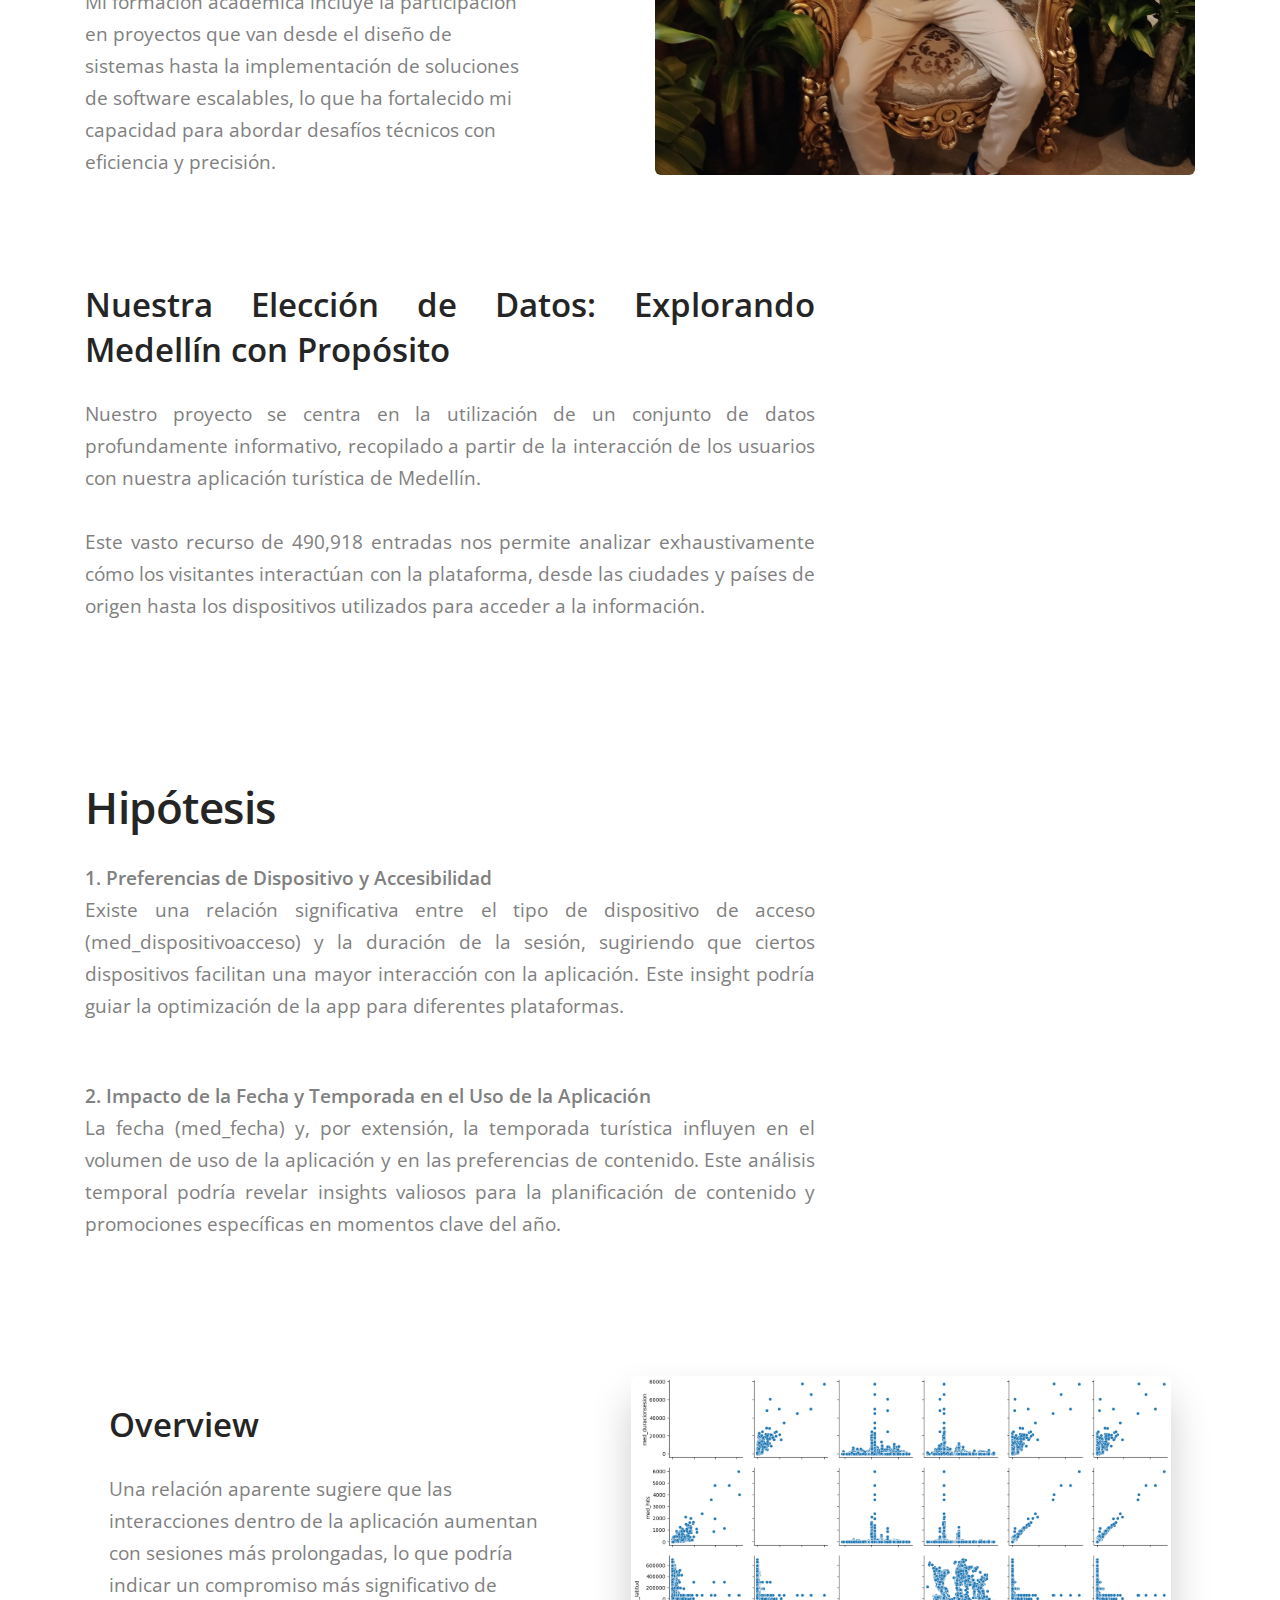
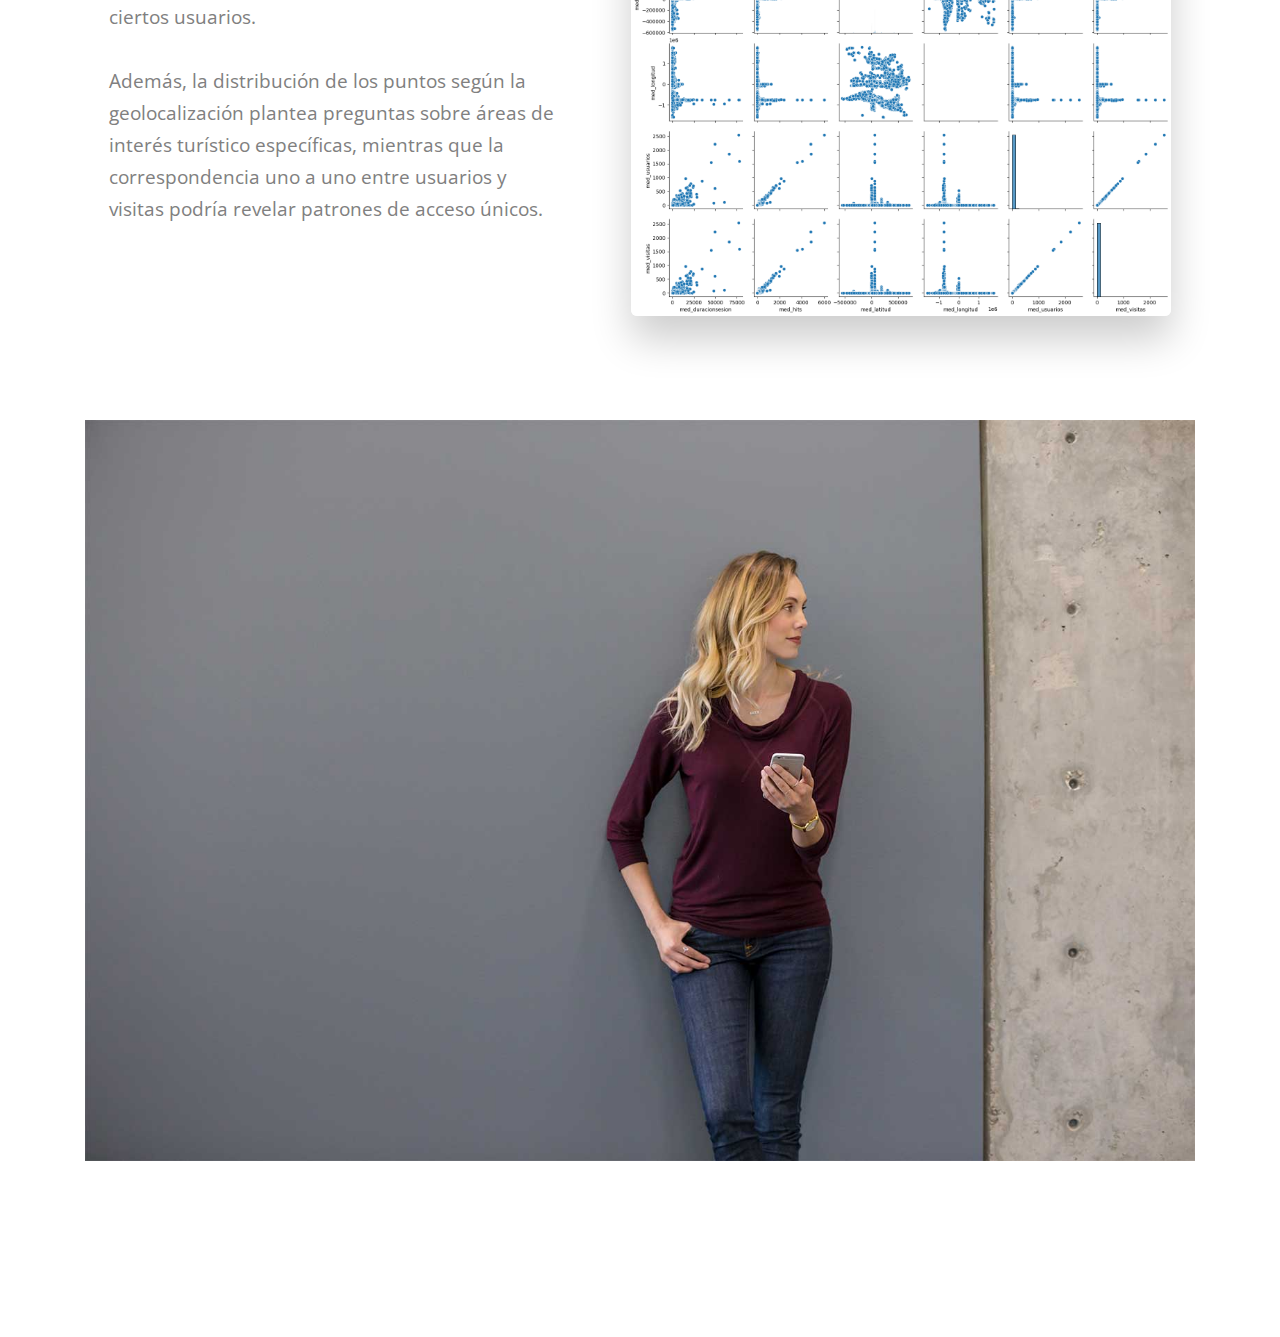
<file: page.html>
<!doctype html>
<html lang="en">
    <head>
        <meta charset="utf-8">
        <title></title>
        <meta name="viewport" content="width=device-width, initial-scale=1.0">
        <link href="css/stack-interface.css" rel="stylesheet" type="text/css" media="all">
        <link href="css/bootstrap.css" rel="stylesheet" type="text/css" media="all" />
        <link href="css/flickity.css" rel="stylesheet" type="text/css" media="all" />
        <link href="css/stack-interface.css" rel="stylesheet" type="text/css" media="all" />
        <link href="css/theme.css" rel="stylesheet" type="text/css" media="all" />
        <link href="css/custom.css" rel="stylesheet" type="text/css" media="all" />
        <link href="https://fonts.googleapis.com/css?family=Open+Sans:200,300,400,400i,500,600,700" rel="stylesheet">

    </head>
    <body data-smooth-scroll-offset="77">
        <div class="nav-container">
            <div class="via-1709216979704" via="via-1709216979704" vio="mineria">
                <div class="bar bar--sm visible-xs">
                    <div class="container">
                        <div class="row">
                            <div class="col-3 col-md-2">
                                <a href="index.html"> <img class="logo logo-dark" alt="logo" src="img/logo-dark.png"> <img class="logo logo-light" alt="logo" src="img/logo-light.png"> </a>
                            </div>
                            <div class="col-9 col-md-10 text-right">
                                <a href="#" class="hamburger-toggle" data-toggle-class="#menu2;hidden-xs hidden-sm"> <i class="icon icon--sm stack-interface stack-menu"></i> </a>
                            </div>
                        </div>
                    </div>
                </div>
                <nav id="menu2" class="bar bar-2 hidden-xs">
                    <div class="container">
                        <div class="row">
                            <div class="col-lg-2 text-center text-left-sm hidden-xs order-lg-2">
                                <div class="bar__module">
                                    <a href="index.html"> <img class="logo logo-dark" alt="logo" src="img/logo-uninorte.png"> <img class="logo logo-light" alt="logo" src="img/logo-light.png"> </a>
                                </div>
                            </div>
                            <div class="col-lg-5 order-lg-1">
                                <div class="bar__module">
                                    <ul class="menu-horizontal text-left">
                                        <li> <a href="#">Inicio</a> </li>
                                    </ul>
                                </div>
                            </div>
                        </div>
                    </div>
                </nav>
            </div>
        </div>
        <div class="main-container">
            <section class="cover imagebg height-100 text-center" data-overlay="3">
                <div class="background-image-holder"><img alt="background" src="img/medellin_fondo.jpg"></div>
                <div class="container pos-vertical-center">
                    <div class="row">
                        <div class="col-md-9 col-lg-8">
                            <h1>Minería de datos - 202410</h1>
                            <p class="lead">Descubriendo el Corazón de Antioquia a través del Análisis de Datos </p>
                        </div>
                    </div>
                </div>
                <div class="pos-absolute pos-bottom col-12">
                    <div class="container">
                        <div class="row">
                            <div class="col-12 text-left">
                                <div class="text-block">
                                    <h5>Universidad del Norte</h5> <span>Barranquilla, Colombia</span> </div>
                            </div>
                        </div>
                    </div>
                </div>
            </section>
            <section class="switchable feature-large">
                <div class="container">
                    <div class="row justify-content-between">
                        <div class="col-md-6"> <img alt="Team-1" class="border--round" src="img/fotodavid.jpeg"> </div>
                        <div class="col-md-6 col-lg-5">
                            <div class="switchable__text">
                                <div class="text-block">
                                    <h2>David Maldonado</h2> <span>Backend developer</span> </div>
                                <p class="lead">Especializado en desarrollo backend con Python, mi experiencia abarca desde Django hasta FastAPI, ofreciendo soluciones robustas y escalables en sectores como seguros, bienes raíces en EE. UU., y marketing digital con Shopify. Trabajo efectivamente en entornos remotos, colaborando con equipos nacionales e internacionales, lo que me ha permitido perfeccionar mis habilidades de comunicación y adaptabilidad.<br><br>Comprometido con la excelencia en el desarrollo de software, aplico las mejores prácticas y busco continuamente nuevas tecnologías para impulsar la innovación. Mi pasión por resolver problemas complejos y optimizar procesos me motiva a crear aplicaciones que no solo satisfacen los requisitos técnicos sino que también generan valor tangible para los usuarios finales y el negocio.</p>
                            </div>
                        </div>
                    </div>
                </div>
            </section>
            <section class="switchable feature-large switchable--switch">
                <div class="container">
                    <div class="row justify-content-between">
                        <div class="col-md-6"> <img alt="Image" class="border--round" src="img/fernandofoto.png"> </div>
                        <div class="col-md-6 col-lg-5">
                            <div class="switchable__text">
                                <div class="text-block">
                                    <h2>Fernando Acuña Garcia</h2> <span>Systems and Computer Engineering</span> </div>
                                <p class="lead"> Soy estudiante de la carrera de Ingeniería en Sistemas y Computación en la Universidad del Norte en Barranquilla, Atlántico. Con una profunda pasión por la ciencia, la ingeniería y la tecnología, he contribuido activamente en varios proyectos a lo largo de mi trayectoria académica.<br><br> Desde la creación de redes hasta el desarrollo de software en lenguajes como Python, Java, Javacript y la participación en iniciativas de ciencia de datos, prospero en entornos dinámicos y colaborativos. Como oyente y aprendiz proactivo, me adapto rápidamente a nuevos desafíos y disfruto trabajando junto a equipos diversos. </p>
                            </div>
                        </div>
                    </div>
                </div>
            </section>
            <section class="switchable feature-large">
                <div class="container">
                    <div class="row justify-content-between">
                        <div class="col-md-6"> <img alt="Image" class="border--round" src="img/robimg.jpeg"> </div>
                        <div class="col-md-6 col-lg-5">
                            <div class="switchable__text">
                                <div class="text-block">
                                    <h2>Robin Restrepo</h2> <span>Psychologist and Systems Engineer</span> </div>
                                <p class="lead"> Estudiante distinguido de último semestre delos programas de Psicología e Ingeniería deSistemas con intereses en el área clínica,neuropsicológica y desarrollo en tecnologíaspara la salud. Cuento con conocimientos enevaluación, en aplicación e interpretación depruebas neuropsicológicas y depersonalidad,realización de informes e impresionesdiagnósticas dirigidos a adultos jóvenes yadolescentes. Cuento con habilidades deliderazgo demostradas en el salón de clases,durante 2 años, dictando clases en ambascarreras que estoy cursando, Ing DeSistemas y Psicología para estudiantes dePregrado de UniNorte. Manejo clientes demúltiples idiomas en desarrollo de Apps parael área clínica médica en simultaneo con elmanejo del cliente. Soy una persona congran capacidad de aprendizaje y condesarrollo avanzado en habilidadescomunicativas, dirección y manejo de grupos,comunicación asertiva en conversacionestanto grupales como personales,establecimiento derapport y capacidad detransmitir de manera sencilla informacióncompleja. </p>
                            </div>
                        </div>
                    </div>
                </div>
            </section>
            <section class="switchable feature-large switchable--switch">
                <div class="container">
                    <div class="row justify-content-between">
                        <div class="col-md-6"> <img alt="Image" class="border--round" src="img/img_luisa.jpg"> </div>
                        <div class="col-md-6 col-lg-5">
                            <div class="switchable__text">
                                <div class="text-block">
                                    <h2>Luis Alberto Fernandez Tamara</h2> <span>Backend developer</span> </div>
                                <p class="lead"> Estudiante de ingeniería de Sistemas con experiencia en desarrollo back-end de microservicios en Azure manejo hábil en Python, Java, y SQL, así como en la creación de páginas web. Me destaco en el uso de las tecnologías TIC. En lo personal, soy una persona empática y adaptable a distintas situaciones. Poseo habilidades de escucha activa y una fuerte motivación para mejorar continuamente. </p>
                            </div>
                        </div>
                    </div>
                </div>
            </section>
            <section class="switchable feature-large">
                <div class="container">
                    <div class="row justify-content-between">
                        <div class="col-md-6"> <img alt="Image" class="border--round" src="img/branimg.jpg"> </div>
                        <div class="col-md-6 col-lg-5">
                            <div class="switchable__text">
                                <div class="text-block">
                                    <h2>Brancys Barrios Suarez</h2> <span>Computer Science and System Engineering&nbsp;</span> </div>
                                <p class="lead"> Estudiante de Ingeniería de Sistemas y Computación de la Universidad del Norte, me enfoco en el desarrollo de software a través de lenguajes como Python, Java, JavaScript y Spark. Mi formación académica incluye la participación en proyectos que van desde el diseño de sistemas hasta la implementación de soluciones de software escalables, lo que ha fortalecido mi capacidad para abordar desafíos técnicos con eficiencia y precisión. </p>
                            </div>
                        </div>
                    </div>
                </div>
            </section>
            <section class="text-justify space--md">
                <div class="container">
                    <div class="row">
                        <div class="col-md-10 col-lg-8">
                            <h2><b>Nuestra Elección de Datos: Explorando Medellín con Propósito</b></h2>
                            <p class="lead">Nuestro proyecto se centra en la utilización de un conjunto de datos profundamente informativo, recopilado a partir de la interacción de los usuarios con nuestra aplicación turística de Medellín. <br><br>Este vasto recurso de 490,918 entradas nos permite analizar exhaustivamente cómo los visitantes interactúan con la plataforma, desde las ciudades y países de origen hasta los dispositivos utilizados para acceder a la información.<br> </p>
                        </div>
                    </div>
                </div>
            </section>
            <section class="text-justify">
                <div class="container">
                    <div class="row">
                        <div class="col-md-10 col-lg-8">
                            <h1><b>Hipótesis</b></h1>
                            <p class="lead"><b>1.&nbsp;Preferencias de Dispositivo y Accesibilidad</b><br>Existe una relación significativa entre el tipo de dispositivo de acceso (med_dispositivoacceso) y la duración de la sesión, sugiriendo que ciertos dispositivos facilitan una mayor interacción con la aplicación. Este insight podría guiar la optimización de la app para diferentes plataformas.<br><br></p>
                            <p class="lead"><b>2.&nbsp;Impacto de la Fecha y Temporada en el Uso de la Aplicación</b><br>La fecha (med_fecha) y, por extensión, la temporada turística influyen en el volumen de uso de la aplicación y en las preferencias de contenido. Este análisis temporal podría revelar insights valiosos para la planificación de contenido y promociones específicas en momentos clave del año.<br><br></p>
                        </div>
                    </div>
                </div>
            </section>
            <section class="switchable feature-large">
                <div class="container">
                    <div class="row justify-content-around">
                        <div class="col-md-6"> <img alt="Image" class="border--round box-shadow-wide" src="img/pairplot.png"> </div>
                        <div class="col-md-6 col-lg-5">
                            <div class="switchable__text">
                                <h2><b>Overview</b></h2>
                                <p class="lead"> Una relación aparente sugiere que las interacciones dentro de la aplicación aumentan con sesiones más prolongadas, lo que podría indicar un compromiso más significativo de ciertos usuarios. <br><br>Además, la distribución de los puntos según la geolocalización plantea preguntas sobre áreas de interés turístico específicas, mientras que la correspondencia uno a uno entre usuarios y visitas podría revelar patrones de acceso únicos. </p>
                            </div>
                        </div>
                    </div>
                </div>
            </section>
            <section>
                <div class="container">
                    <div class="row">
                        <div class="col">
                            <div class="slider slider--ken-burns">
                                <ul class="slides">
                                    <li> <img alt="Image" src="img/work-1.jpg"> </li>
                                    <li> <img alt="Image" src="img/Sesiones.png"> </li>
                                    <li> <img alt="Image" src="img/work-3.jpg"> </li>
                                    <li> <img alt="Image" src="img/work-4.jpg"> </li>
                                    <li> <img alt="Image" src="img/work-5.jpg"> </li>
                                    <li> <img alt="Image" src="img/work-6.jpg"> </li>
                                </ul>
                            </div>
                        </div>
                    </div>
                </div>
            </section>
        </div>
        <script src="js/jquery-3.1.1.min.js"></script>
        <script src="js/flickity.min.js"></script>
        <script src="js/parallax.js"></script>
        <script src="js/smooth-scroll.min.js"></script>
        <script src="js/scripts.js"></script>

    </body>

</html>
</file>
<file: css/stack-interface.css>
@font-face {
  font-family: 'stack-interface';
  src: url('../fonts/stack-interface.eot?33839631');
  src: url('../fonts/stack-interface.eot?33839631#iefix') format('embedded-opentype'),
       url('../fonts/stack-interface.woff2?33839631') format('woff2'),
       url('../fonts/stack-interface.woff?33839631') format('woff'),
       url('../fonts/stack-interface.ttf?33839631') format('truetype'),
       url('../fonts/stack-interface.svg?33839631#stack-interface') format('svg');
  font-weight: normal;
  font-style: normal;
}
/* Chrome hack: SVG is rendered more smooth in Windozze. 100% magic, uncomment if you need it. */
/* Note, that will break hinting! In other OS-es font will be not as sharp as it could be */
/*
@media screen and (-webkit-min-device-pixel-ratio:0) {
  @font-face {
    font-family: 'stack-interface';
    src: url('../font/stack-interface.svg?34857618#stack-interface') format('svg');
  }
}
*/
 
 [class^="stack-"]:before, [class*=" stack-"]:before {
  font-family: "stack-interface";
  font-style: normal;
  font-weight: normal;
  speak: none;
 
  display: inline-block;
  text-decoration: inherit;
  width: 1em;
  margin-right: .2em;
  text-align: center;
  /* opacity: .8; */
 
  /* For safety - reset parent styles, that can break glyph codes*/
  font-variant: normal;
  text-transform: none;
 
  /* fix buttons height, for twitter bootstrap */
  line-height: 1em;
 
  /* Animation center compensation - margins should be symmetric */
  /* remove if not needed */
  margin-left: .2em;
 
  /* you can be more comfortable with increased icons size */
  /* font-size: 120%; */
 
  /* Font smoothing. That was taken from TWBS */
  -webkit-font-smoothing: antialiased;
  -moz-osx-font-smoothing: grayscale;
 
  /* Uncomment for 3D effect */
  /* text-shadow: 1px 1px 1px rgba(127, 127, 127, 0.3); */
}
 
.stack-down-open-big:before { content: '\e800'; } /* '' */
.stack-left-open-big:before { content: '\e801'; } /* '' */
.stack-right-open-big:before { content: '\e802'; } /* '' */
.stack-up-open-big:before { content: '\e803'; } /* '' */
.stack-basket:before { content: '\e804'; } /* '' */
.stack-search:before { content: '\e805'; } /* '' */
.stack-down-dir:before { content: '\e806'; } /* '' */
.stack-left-dir:before { content: '\e807'; } /* '' */
.stack-right-dir:before { content: '\e808'; } /* '' */
.stack-up-dir:before { content: '\e809'; } /* '' */
.stack-down-open:before { content: '\e80a'; } /* '' */
.stack-left-open:before { content: '\e80b'; } /* '' */
.stack-right-open:before { content: '\e80c'; } /* '' */
.stack-up-open:before { content: '\e80d'; } /* '' */
.stack-menu:before { content: '\e80e'; } /* '' */
.stack-users:before { content: '\e80f'; } /* '' */
.stack-publish:before { content: '\e810'; } /* '' */
.stack-trash:before { content: '\e811'; } /* '' */
.stack-bell:before { content: '\e812'; } /* '' */
.stack-cog:before { content: '\e813'; } /* '' */
.stack-plus-circled:before { content: '\e814'; } /* '' */
.stack-dot-3:before { content: '\e815'; } /* '' */
</file>
<file: css/custom.css>
#miBoton {
    font-size: 18px;
    letter-spacing: 2px;
    text-transform: uppercase;
    display: inline-block;
    text-align: center;
    font-weight: bold;
    padding: 0.7em 2em;
    border: 3px solid #f9aa00d8;
    border-radius: 2px;
    position: relative;
    box-shadow: 0 2px 10px rgba(0, 0, 0, 0.16), 0 3px 6px rgba(0, 0, 0, 0.1);
    color: #F9AB00d8;
    text-decoration: none;
    transition: 0.3s ease all;
    z-index: 1;
  }
  
  #miBoton:before {
    transition: 0.5s all ease;
    position: absolute;
    top: 0;
    left: 50%;
    right: 50%;
    bottom: 0;
    opacity: 0;
    content: '';
    background-color: #E8710Ad8;
    z-index: -1;
  }
  
  #miBoton:hover, #miBoton:focus {
    color: white;
  }
  
  #miBoton:hover:before, #miBoton:focus:before {
    transition: 0.5s all ease;
    left: 0;
    right: 0;
    opacity: 1;
  }
  
  #miBoton:active {
    transform: scale(0.9);
  }
</file>
<file: css/theme.css>
/**!**************/
/**! Contents **/
/**! 01. Reset **/
/**! 02. Typography **/
/**! 03. Position **/
/**! 04. Element Size **/
/**! 05. Images **/
/**! 06. Buttons **/
/**! 07. Icons **/
/**! 08. Lists **/
/**! 09. Lightbox **/
/**! 10. Menus **/
/**! 11. Dropdowns **/
/**! 12. Form Elements **/
/**! 13. Accordions **/
/**! 14. Breadcrumbs **/
/**! 15. Radials **/
/**! 16. Tabs **/
/**! 17. Boxes **/
/**! 18. Sliders Flickity **/
/**! 19. Hover Elements **/
/**! 20. Masonry **/
/**! 21. Modals **/
/**! 22. Maps **/
/**! 23. Parallax **/
/**! 24. Notifications **/
/**! 25. Video **/
/**! 26. Colors **/
/**! 27. Image Blocks **/
/**! 28. MailChimp & Campaign Monitor **/
/**! 29. Twitter **/
/**! 30. Transitions **/
/**! 31. Switchable Sections **/
/**! 32. Typed Effect **/
/**! 33. Gradient BG **/
/**! 34. Bars **/
/**! 35. Navigation In Page **/
/**! 36. Helper Classes **/
/**! 37. Spacing **/
/**! 38. Boxed Layout **/
/**! 39. Wizard **/
/**! 40. Alerts **/
/**! 41. Progress - Horizontal **/
/**! 42. Theme Overrides **/
/**!**************/
/**!**************/
/**!**************/
/**! 01. Reset **/
*,
h1,
h2,
h3,
h4,
h5,
h6,
p,
ul,
a {
  margin: 0;
  padding: 0;
}
/**! 02. Typography **/
html {
  font-size: 87.5%;
}
@media all and (max-width: 768px) {
  html {
    font-size: 81.25%;
  }
}
body {
  font-size: 1em;
  line-height: 1.85714286em;
  -webkit-font-smoothing: antialiased;
  -moz-osx-font-smoothing: grayscale;
  font-family: 'Open Sans', 'Helvetica', 'Arial', sans-serif;
  color: #666666;
  font-weight: 400;
}
h1,
h2,
h3,
h4,
h5,
h6,
.h1,
.h2,
.h3,
.h4,
.h5,
.h6 {
  font-family: 'Open Sans', 'Helvetica', 'Arial', sans-serif;
  color: #252525;
  font-weight: 300;
  font-variant-ligatures: common-ligatures;
  margin-top: 0;
  margin-bottom: 0;
}
h1,
.h1 {
  font-size: 3.14285714em;
  line-height: 1.31818182em;
}
h2,
.h2 {
  font-size: 2.35714286em;
  line-height: 1.36363636em;
}
h3,
.h3 {
  font-size: 1.78571429em;
  line-height: 1.5em;
}
h4,
.h4 {
  font-size: 1.35714286em;
  line-height: 1.36842105em;
}
h5,
.h5 {
  font-size: 1em;
  line-height: 1.85714286em;
}
h6,
.h6 {
  font-size: 0.85714286em;
  line-height: 2.16666667em;
}
.lead {
  font-size: 1.35714286em;
  line-height: 1.68421053em;
}
@media all and (max-width: 767px) {
  h1,
  .h1 {
    font-size: 2.35714286em;
    line-height: 1.36363636em;
  }
  h2,
  .h2 {
    font-size: 1.78571429em;
    line-height: 1.5em;
  }
  h3,
  .h3 {
    font-size: 1.35714286em;
    line-height: 1.85714286em;
  }
  .lead {
    font-size: 1.35714286em;
    line-height: 1.36842105em;
  }
}
p,
ul,
ol,
pre,
table,
blockquote {
  margin-bottom: 1.85714286em;
}
ul,
ol {
  list-style: none;
  line-height: 1.85714286em;
}
ul.bullets {
  list-style: inside;
}
ol {
  list-style-type: upper-roman;
  list-style-position: inside;
}
blockquote {
  font-size: 1.78571429em;
  line-height: 1.5em;
  padding: 0;
  margin: 0;
  border-left: 0;
}
strong {
  font-weight: 600;
}
hr {
  margin: 1.85714286em 0;
  border-color: #fafafa;
}
a:hover,
a:focus,
a:active {
  text-decoration: none;
  outline: none;
}
/*! Typography -- Helpers */
.type--fade {
  opacity: .5;
}
.type--uppercase {
  text-transform: uppercase;
}
.type--bold {
  font-weight: bold;
}
.type--italic {
  font-style: italic;
}
.type--fine-print {
  font-size: 0.85714286em;
}
.type--strikethrough {
  text-decoration: line-through;
  opacity: .5;
}
.type--underline {
  text-decoration: underline;
}
.type--body-font {
  font-family: 'Open Sans', 'Helvetica';
}
/**! 03. Position **/
body {
  overflow-x: hidden;
}
.pos-relative {
  position: relative;
}
.pos-absolute {
  position: absolute;
}
.pos-absolute.container {
  left: 0;
  right: 0;
}
.pos-top {
  top: 0;
}
.pos-bottom {
  bottom: 0;
}
.pos-right {
  right: 0;
}
.pos-left {
  left: 0;
}
.float-left {
  float: left;
}
.float-right {
  float: right;
}
@media all and (max-width: 767px) {
  .float-left,
  .float-right {
    float: none;
  }
  .float-left-xs {
    float: left;
  }
  .float-right-xs {
    float: right;
  }
}
.pos-vertical-center {
  position: relative;
  top: 50%;
  transform: translateY(-50%);
  -webkit-transform: translateY(-50%);
}
@media all and (max-width: 767px) {
  .pos-vertical-center {
    top: 0;
    transform: none;
    -webkit-transform: none;
  }
}
@media all and (max-height: 600px) {
  .pos-vertical-center {
    top: 0;
    transform: none;
    -webkit-transform: none;
  }
}
.pos-vertical-align-columns {
  display: table;
  table-layout: fixed;
  width: 100%;
}
.pos-vertical-align-columns > div[class*='col-'] {
  display: table-cell;
  float: none;
  vertical-align: middle;
}
@media all and (max-width: 990px) {
  .pos-vertical-align-columns {
    display: block;
    width: auto;
  }
  .pos-vertical-align-columns > div[class*='col-'] {
    display: block;
  }
}
.inline-block {
  display: inline-block;
}
.block {
  display: block;
}
@media all and (max-width: 767px) {
  .block--xs {
    display: block;
  }
}
@media all and (max-width: 990px) {
  .text-center-md {
    text-align: center;
  }
  .text-left-md {
    text-align: left;
  }
  .text-right-md {
    text-align: right;
  }
}
@media all and (max-width: 767px) {
  .text-center-xs {
    text-align: center;
  }
  .text-left-xs {
    text-align: left;
  }
  .text-right-xs {
    text-align: right;
  }
}
/**! 04. Element Size **/
.height-100,
.height-90,
.height-80,
.height-70,
.height-60,
.height-50,
.height-40,
.height-30,
.height-20,
.height-10 {
  height: auto;
  padding: 5em 0;
}
@media all and (max-width: 767px) {
  .height-100,
  .height-90,
  .height-80,
  .height-70,
  .height-60,
  .height-50,
  .height-40,
  .height-30,
  .height-20,
  .height-10 {
    height: auto;
    padding: 4em 0;
  }
}
@media all and (min-height: 600px) and (min-width: 767px) {
  .height-10 {
    height: 10vh;
  }
  .height-20 {
    height: 20vh;
  }
  .height-30 {
    height: 30vh;
  }
  .height-40 {
    height: 40vh;
  }
  .height-50 {
    height: 50vh;
  }
  .height-60 {
    height: 60vh;
  }
  .height-70 {
    height: 70vh;
  }
  .height-80 {
    height: 80vh;
  }
  .height-90 {
    height: 90vh;
  }
  .height-100 {
    height: 100vh;
  }
}
section.height-auto {
  height: auto;
}
section.height-auto .pos-vertical-center {
  top: 0;
  position: relative;
  transform: none;
}
@media all and (max-width: 767px) {
  div[class*='col-'][class*='height-'] {
    padding-top: 5.57142857em !important;
    padding-bottom: 5.57142857em !important;
  }
}
/**! 05. Images **/
img {
  max-width: 100%;
  margin-bottom: 1.85714286em;
}
/*p+img, img:last-child{
	margin-bottom: 0;
}*/
.img--fullwidth {
  width: 100%;
}
[data-grid="2"].masonry {
  -webkit-column-count: 2;
  -webkit-column-gap: 0;
  -moz-column-count: 2;
  -moz-column-gap: 0;
  column-count: 2;
  column-gap: 0;
}
[data-grid="2"].masonry li {
  width: 100%;
  float: none;
}
[data-grid="2"] li {
  width: 50%;
  display: inline-block;
}
[data-grid="3"].masonry {
  -webkit-column-count: 3;
  -webkit-column-gap: 0;
  -moz-column-count: 3;
  -moz-column-gap: 0;
  column-count: 3;
  column-gap: 0;
}
[data-grid="3"].masonry li {
  width: 100%;
  float: none;
}
[data-grid="3"] li {
  width: 33.33333333%;
  display: inline-block;
}
[data-grid="4"].masonry {
  -webkit-column-count: 4;
  -webkit-column-gap: 0;
  -moz-column-count: 4;
  -moz-column-gap: 0;
  column-count: 4;
  column-gap: 0;
}
[data-grid="4"].masonry li {
  width: 100%;
  float: none;
}
[data-grid="4"] li {
  width: 25%;
  display: inline-block;
}
[data-grid="5"].masonry {
  -webkit-column-count: 5;
  -webkit-column-gap: 0;
  -moz-column-count: 5;
  -moz-column-gap: 0;
  column-count: 5;
  column-gap: 0;
}
[data-grid="5"].masonry li {
  width: 100%;
  float: none;
}
[data-grid="5"] li {
  width: 20%;
  display: inline-block;
}
[data-grid="6"].masonry {
  -webkit-column-count: 6;
  -webkit-column-gap: 0;
  -moz-column-count: 6;
  -moz-column-gap: 0;
  column-count: 6;
  column-gap: 0;
}
[data-grid="6"].masonry li {
  width: 100%;
  float: none;
}
[data-grid="6"] li {
  width: 16.66666667%;
  display: inline-block;
}
[data-grid="7"].masonry {
  -webkit-column-count: 7;
  -webkit-column-gap: 0;
  -moz-column-count: 7;
  -moz-column-gap: 0;
  column-count: 7;
  column-gap: 0;
}
[data-grid="7"].masonry li {
  width: 100%;
  float: none;
}
[data-grid="7"] li {
  width: 14.28571429%;
  display: inline-block;
}
[data-grid="8"].masonry {
  -webkit-column-count: 8;
  -webkit-column-gap: 0;
  -moz-column-count: 8;
  -moz-column-gap: 0;
  column-count: 8;
  column-gap: 0;
}
[data-grid="8"].masonry li {
  width: 100%;
  float: none;
}
[data-grid="8"] li {
  width: 12.5%;
  display: inline-block;
}
@media all and (max-width: 767px) {
  [data-grid]:not(.masonry) li {
    width: 33.333333%;
  }
  [data-grid="2"]:not(.masonry) li {
    width: 50%;
  }
  [data-grid].masonry {
    -webkit-column-count: 1;
    -moz-column-count: 1;
    column-count: 1;
  }
}
.background-image-holder {
  position: absolute;
  height: 100%;
  top: 0;
  left: 0;
  background-size: cover !important;
  background-position: 50% 50% !important;
  z-index: 0;
  transition: opacity .3s linear;
  -webkit-transition: opacity .3s linear;
  opacity: 0;
  background: #252525;
}
.background-image-holder:not([class*='col-']) {
  width: 100%;
}
.background-image-holder.background--bottom {
  background-position: 50% 100% !important;
}
.background-image-holder.background--top {
  background-position: 50% 0% !important;
}
.image--light .background-image-holder {
  background: none;
}
.background-image-holder img {
  display: none;
}
[data-overlay] {
  position: relative;
}
[data-overlay]:before {
  position: absolute;
  content: '';
  background: #252525;
  width: 100%;
  height: 100%;
  top: 0;
  left: 0;
  z-index: 1;
}
[data-overlay] *:not(.container):not(.background-image-holder) {
  z-index: 2;
}
[data-overlay].image--light:before {
  background: #fff;
}
[data-overlay].bg--primary:before {
  background: #4a90e2;
}
[data-overlay="1"]:before {
  opacity: 0.1;
}
[data-overlay="2"]:before {
  opacity: 0.2;
}
[data-overlay="3"]:before {
  opacity: 0.3;
}
[data-overlay="4"]:before {
  opacity: 0.4;
}
[data-overlay="5"]:before {
  opacity: 0.5;
}
[data-overlay="6"]:before {
  opacity: 0.6;
}
[data-overlay="7"]:before {
  opacity: 0.7;
}
[data-overlay="8"]:before {
  opacity: 0.8;
}
[data-overlay="9"]:before {
  opacity: 0.9;
}
[data-overlay="10"]:before {
  opacity: 1;
}
[data-overlay="0"]:before {
  opacity: 0;
}
[data-scrim-bottom] {
  position: relative;
}
[data-scrim-bottom]:before {
  position: absolute;
  content: '';
  width: 100%;
  height: 80%;
  background: -moz-linear-gradient(top, rgba(0, 0, 0, 0) 0%, #252525 100%);
  /* FF3.6+ */
  background: -webkit-gradient(linear, left top, left bottom, color-stop(0%, rgba(0, 0, 0, 0)), color-stop(100%, #252525));
  /* Chrome,Safari4+ */
  background: -webkit-linear-gradient(top, rgba(0, 0, 0, 0) 0%, #252525 100%);
  /* Chrome10+,Safari5.1+ */
  background: -o-linear-gradient(top, rgba(0, 0, 0, 0) 0%, #252525 100%);
  /* Opera 11.10+ */
  background: -ms-linear-gradient(top, rgba(0, 0, 0, 0) 0%, #252525 100%);
  /* IE10+ */
  background: linear-gradient(to bottom, rgba(0, 0, 0, 0) 0%, #252525 100%);
  bottom: 0;
  left: 0;
  z-index: 1;
  backface-visibility: hidden;
}
[data-scrim-bottom]:not(.image--light) h1,
[data-scrim-bottom]:not(.image--light) h2,
[data-scrim-bottom]:not(.image--light) h3,
[data-scrim-bottom]:not(.image--light) h4,
[data-scrim-bottom]:not(.image--light) h5,
[data-scrim-bottom]:not(.image--light) h6 {
  color: #a5a5a5;
  color: #f1f1f1;
}
[data-scrim-bottom]:not(.image--light) p,
[data-scrim-bottom]:not(.image--light) span,
[data-scrim-bottom]:not(.image--light) ul {
  color: #e6e6e6;
}
[data-scrim-bottom].image--light:before {
  background: #fff;
}
[data-scrim-bottom="1"]:before {
  opacity: 0.1;
}
[data-scrim-bottom="2"]:before {
  opacity: 0.2;
}
[data-scrim-bottom="3"]:before {
  opacity: 0.3;
}
[data-scrim-bottom="4"]:before {
  opacity: 0.4;
}
[data-scrim-bottom="5"]:before {
  opacity: 0.5;
}
[data-scrim-bottom="6"]:before {
  opacity: 0.6;
}
[data-scrim-bottom="7"]:before {
  opacity: 0.7;
}
[data-scrim-bottom="8"]:before {
  opacity: 0.8;
}
[data-scrim-bottom="9"]:before {
  opacity: 0.9;
}
[data-scrim-bottom="10"]:before {
  opacity: 1;
}
[data-scrim-top] {
  position: relative;
}
[data-scrim-top]:before {
  position: absolute;
  content: '';
  width: 100%;
  height: 80%;
  background: -moz-linear-gradient(bottom, #252525 0%, rgba(0, 0, 0, 0) 100%);
  /* FF3.6+ */
  background: -webkit-gradient(linear, left bottom, left bottom, color-stop(0%, #252525), color-stop(100%, rgba(0, 0, 0, 0)));
  /* Chrome,Safari4+ */
  background: -webkit-linear-gradient(bottom, #252525 0%, rgba(0, 0, 0, 0) 100%);
  /* Chrome10+,Safari5.1+ */
  background: -o-linear-gradient(bottom, #252525 0%, rgba(0, 0, 0, 0) 100%);
  /* Opera 11.10+ */
  background: -ms-linear-gradient(bottom, #252525 0%, rgba(0, 0, 0, 0) 100%);
  /* IE10+ */
  background: linear-gradient(to bottom, #252525 0%, rgba(0, 0, 0, 0) 100%);
  top: 0;
  left: 0;
  z-index: 1;
}
[data-scrim-top]:not(.image--light) h1,
[data-scrim-top]:not(.image--light) h2,
[data-scrim-top]:not(.image--light) h3,
[data-scrim-top]:not(.image--light) h4,
[data-scrim-top]:not(.image--light) h5,
[data-scrim-top]:not(.image--light) h6 {
  color: #fff;
}
[data-scrim-top]:not(.image--light) p,
[data-scrim-top]:not(.image--light) span,
[data-scrim-top]:not(.image--light) ul {
  color: #e6e6e6;
}
[data-scrim-top].image--light:before {
  background: #fff;
}
[data-scrim-top="1"]:before {
  opacity: 0.1;
}
[data-scrim-top="2"]:before {
  opacity: 0.2;
}
[data-scrim-top="3"]:before {
  opacity: 0.3;
}
[data-scrim-top="4"]:before {
  opacity: 0.4;
}
[data-scrim-top="5"]:before {
  opacity: 0.5;
}
[data-scrim-top="6"]:before {
  opacity: 0.6;
}
[data-scrim-top="7"]:before {
  opacity: 0.7;
}
[data-scrim-top="8"]:before {
  opacity: 0.8;
}
[data-scrim-top="9"]:before {
  opacity: 0.9;
}
[data-scrim-top="10"]:before {
  opacity: 1;
}
.imagebg {
  position: relative;
}
.imagebg .container {
  z-index: 2;
}
.imagebg .container:not(.pos-absolute) {
  position: relative;
}
.imagebg:not(.image--light) h1,
.imagebg:not(.image--light) h2,
.imagebg:not(.image--light) h3,
.imagebg:not(.image--light) h4,
.imagebg:not(.image--light) h5,
.imagebg:not(.image--light) h6,
.imagebg:not(.image--light) p,
.imagebg:not(.image--light) ul,
.imagebg:not(.image--light) blockquote {
  color: #fff;
}
.imagebg:not(.image--light) .bg--white h1,
.imagebg:not(.image--light) .bg--white h2,
.imagebg:not(.image--light) .bg--white h3,
.imagebg:not(.image--light) .bg--white h4,
.imagebg:not(.image--light) .bg--white h5,
.imagebg:not(.image--light) .bg--white h6 {
  color: #252525;
}
.imagebg:not(.image--light) .bg--white p,
.imagebg:not(.image--light) .bg--white ul {
  color: #666666;
}
div[data-overlay] h1,
div[data-overlay] h2,
div[data-overlay] h3,
div[data-overlay] h4,
div[data-overlay] h5,
div[data-overlay] h6 {
  color: #fff;
}
div[data-overlay] p,
div[data-overlay] ul {
  color: #fff;
}
.parallax {
  overflow: hidden;
}
.parallax .background-image-holder {
  transition: none !important;
  -webkit-transition: none !important;
  -moz-transition: none !important;
}
.image--xxs {
  max-height: 1.85714286em;
}
.image--xs {
  max-height: 3.71428571em;
}
.image--sm {
  max-height: 5.57142857em;
}
.image--md {
  max-height: 7.42857143em;
}
/**! 06. Buttons **/
.btn {
  font-family: 'Open Sans', 'Helvetica', 'Arial', sans-serif;
  transition: 0.1s linear;
  -webkit-transition: 0.1s linear;
  -moz-transition: 0.1s linear;
  border-radius: 6px;
  padding-top: 0.46428571em;
  padding-bottom: 0.46428571em;
  padding-right: 2.78571429em;
  padding-left: 2.78571429em;
  border: 1px solid #252525;
  border-width: 1px;
  font-size: inherit;
  line-height: 1.85714286em;
}
.btn .btn__text,
.btn i {
  color: #252525;
  border-color: #252525;
  font-weight: 700;
  font-size: 0.85714286em;
}
.btn[class*='col-'] {
  margin-left: 0;
  margin-right: 0;
}
.btn:active {
  box-shadow: none;
  -webkit-box-shadow: none;
}
.btn.bg--facebook,
.btn.bg--twitter,
.btn.bg--instagram,
.btn.bg--googleplus,
.btn.bg--pinterest,
.btn.bg--dribbble,
.btn.bg--behance,
.btn.bg--dark {
  border-color: rgba(0, 0, 0, 0) !important;
}
.btn.bg--facebook .btn__text,
.btn.bg--twitter .btn__text,
.btn.bg--instagram .btn__text,
.btn.bg--googleplus .btn__text,
.btn.bg--pinterest .btn__text,
.btn.bg--dribbble .btn__text,
.btn.bg--behance .btn__text,
.btn.bg--dark .btn__text {
  color: #fff;
}
.btn.bg--facebook .btn__text i,
.btn.bg--twitter .btn__text i,
.btn.bg--instagram .btn__text i,
.btn.bg--googleplus .btn__text i,
.btn.bg--pinterest .btn__text i,
.btn.bg--dribbble .btn__text i,
.btn.bg--behance .btn__text i,
.btn.bg--dark .btn__text i {
  color: #fff;
}
.btn.bg--facebook:hover,
.btn.bg--twitter:hover,
.btn.bg--instagram:hover,
.btn.bg--googleplus:hover,
.btn.bg--pinterest:hover,
.btn.bg--dribbble:hover,
.btn.bg--behance:hover,
.btn.bg--dark:hover {
  opacity: .9;
}
.btn.bg--error {
  background: #e23636;
  border-color: #e23636 !important;
}
.btn.bg--error:hover {
  background: #e54c4c;
  border-color: #e54c4c !important;
  color: #fff !important;
}
.btn.bg--error .btn__text {
  color: #fff;
}
.btn.bg--error .btn__text i {
  color: #fff;
}
@media all and (min-width: 768px) {
  .btn + .btn {
    margin-left: 1.85714286em;
  }
}
.btn:first-child {
  margin-left: 0;
}
.btn:last-child {
  margin-right: 0;
}
.btn--xs {
  padding-top: 0;
  padding-bottom: 0;
  padding-right: 1.39285714em;
  padding-left: 1.39285714em;
}
.btn--sm {
  padding-top: 0.30952381em;
  padding-bottom: 0.30952381em;
  padding-right: 1.85714286em;
  padding-left: 1.85714286em;
}
.btn--lg {
  padding-top: 0.58035714em;
  padding-bottom: 0.58035714em;
  padding-right: 3.48214286em;
  padding-left: 3.48214286em;
}
.btn--lg .btn__text {
  font-size: 1.07142857em;
}
.btn--primary,
.btn--primary:visited {
  background: #4a90e2;
  border-color: #4a90e2;
}
.btn--primary .btn__text,
.btn--primary:visited .btn__text {
  color: #fff;
}
.btn--primary .btn__text i,
.btn--primary:visited .btn__text i {
  color: #fff;
}
.btn--primary:hover {
  background: #609de6;
}
.btn--primary:active {
  background: #3483de;
}
.btn--primary-1,
.btn--primary-1:visited {
  background: #31639c;
  border-color: #31639c;
}
.btn--primary-1 .btn__text,
.btn--primary-1:visited .btn__text {
  color: #fff;
}
.btn--primary-1:hover {
  background: #376faf;
}
.btn--primary-1:active {
  background: #2b5789;
}
.btn--primary-2,
.btn--primary-2:visited {
  background: #465773;
  border-color: #465773;
}
.btn--primary-2 .btn__text,
.btn--primary-2:visited .btn__text {
  color: #fff;
}
.btn--primary-2:hover {
  background: #506383;
}
.btn--primary-2:active {
  background: #3c4b63;
}
.btn--secondary {
  background: #fafafa;
  border-color: #fafafa;
}
.btn--secondary:hover {
  background: #ffffff;
}
.btn--secondary:active {
  background: #f5f5f5;
}
.btn--white {
  background: #fff;
  color: #252525;
  border-color: #fff;
}
.btn--white i {
  color: #252525;
}
.btn--transparent {
  background: none;
  border-color: rgba(0, 0, 0, 0);
  padding-left: 0;
  padding-right: 0;
}
.btn--transparent.btn--white .btn__text {
  color: #fff;
}
.btn--unfilled {
  background: none;
}
.btn--unfilled.btn--white .btn__text {
  color: #fff;
}
.btn--unfilled.btn--white i {
  color: #fff;
}
.btn--floating {
  position: fixed;
  bottom: 3.71428571em;
  right: 3.71428571em;
  z-index: 10;
}
/**! 07. Icons **/
.icon {
  line-height: 1em;
  font-size: 3.14285714em;
}
.icon--xs {
  font-size: 1em;
}
.icon--sm {
  font-size: 2.35714286em;
}
.icon--lg {
  font-size: 5.57142857em;
}
/**! 08. Lists **/
ul:last-child {
  margin: 0;
}
.list-inline li {
  padding: 0 1em;
  margin-left: 0;
}
.list-inline li:first-child {
  padding-left: 0;
}
.list-inline li:last-child {
  padding-right: 0;
}
.list-inline.list-inline--narrow li {
  padding: 0 .5em;
}
.list-inline.list-inline--wide li {
  padding: 0 2em;
}
/**! 09. Lightbox **/
.lb-outerContainer {
  border-radius: 0;
}
.lb-outerContainer .lb-container {
  padding: 0;
}
.lb-outerContainer .lb-container img {
  margin: 0;
}
.lightbox-gallery {
  overflow: hidden;
}
.lightbox-gallery li {
  float: left;
}
.lightbox-gallery li img {
  margin: 0;
  width: 100%;
}
.lightbox-gallery.gallery--gaps li {
  padding: 0.46428571em;
}
/**! 10. Menus **/
.menu-horizontal > li:not(:hover) > a,
.menu-horizontal > li:not(:hover) > span,
.menu-horizontal > li:not(:hover) > .modal-instance > .modal-trigger {
  opacity: .5;
}
.menu-horizontal > li > a,
.menu-horizontal > li > span,
.menu-horizontal > li > .modal-instance > .modal-trigger {
  transition: 0.3s ease;
  -webkit-transition: 0.3s ease;
  -moz-transition: 0.3s ease;
  color: #252525;
}
.menu-horizontal > li > a:hover,
.menu-horizontal > li > span:hover,
.menu-horizontal > li > .modal-instance > .modal-trigger:hover {
  color: #252525;
}
.bg--dark .menu-horizontal > li > a,
.bg--dark .menu-horizontal > li > span {
  color: #fff;
}
.bg--dark .menu-horizontal > li > a:hover,
.bg--dark .menu-horizontal > li > span:hover {
  color: #fff;
}
.menu-vertical {
  width: 100%;
}
.menu-vertical li {
  width: 100%;
}
.menu-vertical li a {
  font-weight: normal;
}
@media all and (min-width: 990px) {
  .menu-horizontal {
    display: inline-block;
  }
  .menu-horizontal > li {
    display: inline-block;
  }
  .menu-horizontal > li:not(:last-child) {
    margin-right: 1.85714286em;
  }
  .menu-vertical {
    display: inline-block;
  }
  .menu-vertical li {
    white-space: nowrap;
  }
  .menu-vertical .dropdown__container {
    top: 0;
  }
  .menu-vertical .dropdown__container .dropdown__content:not([class*='bg-']) {
    background: #ffffff;
  }
  .menu-vertical .dropdown__container .dropdown__content {
    transform: translateX(75%);
  }
}
/**! 11. Dropdowns **/
.dropdown {
  position: relative;
}
.dropdown .dropdown__container {
  transition: 0.3s ease;
  -webkit-transition: 0.3s ease;
  -moz-transition: 0.3s ease;
  opacity: 0;
  pointer-events: none;
  position: absolute;
  z-index: 999;
}
.dropdown .dropdown__container .dropdown__container:before {
  height: 0;
}
.dropdown .dropdown__content {
  padding: 1.85714286em;
}
.dropdown .dropdown__content:not([class*='col-']) {
  width: 18.57142857em;
}
.dropdown .dropdown__content:not([class*='bg-']) {
  background: #ffffff;
}
.dropdown .dropdown__content:not([class='bg--dark']) .menu-vertical a {
  color: #666666;
}
.dropdown .dropdown__trigger {
  cursor: pointer;
  user-select: none;
}
.dropdown.dropdown--active > .dropdown__container {
  opacity: 1;
}
.dropdown.dropdown--active > .dropdown__container > .container > .row > .dropdown__content {
  pointer-events: all;
}
@media all and (min-width: 991px) {
  .dropdown .dropdown__container:before {
    height: 0.92857143em;
    width: 100%;
    content: '';
    display: block;
  }
  .dropdown .dropdown__content.dropdown__content--md {
    padding: 2.78571429em;
  }
  .dropdown .dropdown__content.dropdown__content--lg {
    padding: 3.71428571em;
  }
  .dropdown .dropdown__content.dropdown__content--xlg {
    padding: 4.64285714em;
  }
}
@media all and (max-width: 767px) {
  .dropdown .dropdown__container {
    min-width: 100%;
    position: relative;
    display: none;
  }
  .dropdown .dropdown__content {
    padding: 1.85714286em;
    left: 0 !important;
  }
  .dropdown.dropdown--active > .dropdown__container {
    display: block;
  }
}
body.dropdowns--hover .dropdown:not(.dropdown--click):hover > .dropdown__container {
  opacity: 1;
}
body.dropdowns--hover .dropdown:not(.dropdown--click):hover > .dropdown__container:before {
  pointer-events: all;
}
body.dropdowns--hover .dropdown:not(.dropdown--click):hover > .dropdown__container .dropdown__content {
  pointer-events: all;
}
body:not(.dropdowns--hover) .dropdown.dropdown--hover:hover > .dropdown__container {
  opacity: 1;
}
body:not(.dropdowns--hover) .dropdown.dropdown--hover:hover > .dropdown__container:before {
  pointer-events: all;
}
body:not(.dropdowns--hover) .dropdown.dropdown--hover:hover > .dropdown__container .dropdown__content {
  pointer-events: all;
}
@media all and (max-width: 990px) {
  body.dropdowns--hover .dropdown:not(.dropdown--click).dropdown--active > .dropdown__container {
    display: block;
  }
  body.dropdowns--hover .dropdown:not(.dropdown--click).dropdown--active > .dropdown__container:before {
    pointer-events: all;
  }
}
@media all and (max-width: 767px) {
  .dropdown.dropdown--absolute .dropdown__container {
    position: absolute;
  }
}
/**! 12. Form Elements **/
form {
  max-width: 100%;
}
form + form {
  margin-top: 30px;
}
form:before,
form:after {
  content: ".";
  display: block;
  height: 0;
  overflow: hidden;
}
form:after {
  clear: both;
}
label {
  margin: 0;
  font-size: 1.14285714em;
  font-weight: 400;
}
input[type],
textarea,
select {
  -webkit-appearance: none;
  background: #fcfcfc;
  padding: 0.46428571em;
  border-radius: 6px;
  border: 1px solid #ececec;
}
input[type]:focus,
textarea:focus,
select:focus {
  outline: none;
}
input[type]:active,
textarea:active,
select:active {
  outline: none;
}
input[type]::-webkit-input-placeholder,
textarea::-webkit-input-placeholder,
select::-webkit-input-placeholder {
  color: #b3b3b3;
  font-size: 1.14285714em;
}
input[type]:-moz-placeholder,
textarea:-moz-placeholder,
select:-moz-placeholder {
  /* Firefox 18- */
  color: #b3b3b3;
  font-size: 1.14285714em;
}
input[type]::-moz-placeholder,
textarea::-moz-placeholder,
select::-moz-placeholder {
  /* Firefox 19+ */
  color: #b3b3b3;
  font-size: 1.14285714em;
}
input[type]:-ms-input-placeholder,
textarea:-ms-input-placeholder,
select:-ms-input-placeholder {
  color: #b3b3b3;
  font-size: 1.14285714em;
}
input[type="image"] {
  border: none;
  padding: none;
  width: auto;
}
textarea {
  display: block;
  width: 100%;
  max-width: 100%;
}
select {
  cursor: pointer;
  padding-right: 1.85714286em;
  -webkit-appearance: none;
}
select::ms-expand {
  display: none;
}
input[type="submit"] {
  background: none;
  outline: none;
  border: none;
  background: #4a90e2;
  padding: 0.46428571em 2.78571429em 0.46428571em 2.78571429em;
  color: #fff;
}
@keyframes load {
  0% {
    opacity: 0;
    width: 0;
  }
  50% {
    width: 100%;
    opacity: .8;
    left: 0;
  }
  100% {
    left: 100%;
    opacity: 0;
  }
}
button {
  background: none;
}
button[type="submit"].btn--loading {
  position: relative;
  overflow: hidden;
  pointer-events: none;
  color: rgba(0, 0, 0, 0);
}
button[type="submit"].btn--loading * {
  opacity: 0;
}
button[type="submit"].btn--loading:after {
  content: '';
  position: absolute;
  width: 0;
  height: 100%;
  background: #ddd;
  animation: load 1.5s ease-out infinite;
  left: 0;
  top: 0;
}
button[type="submit"].btn--loading .btn__text {
  opacity: 0;
}
button:focus {
  outline: none !important;
}
button.bg--error {
  color: #fff;
}
.input-icon {
  position: relative;
}
.input-icon i {
  -webkit-user-select: none;
  -moz-user-select: none;
  -ms-user-select: none;
  user-select: none;
  cursor: default;
  position: absolute;
}
.input-checkbox,
.input-radio,
.input-select {
  -webkit-user-select: none;
  -moz-user-select: none;
  -ms-user-select: none;
  user-select: none;
  display: inline-block;
}
.input-checkbox input,
.input-radio input,
.input-select input {
  opacity: 0 !important;
  height: 0 !important;
  width: 0 !important;
  position: absolute !important;
}
.input-checkbox label,
.input-radio label,
.input-select label {
  display: block !important;
  cursor: pointer;
}
.input-checkbox {
  padding: 0;
}
.input-checkbox label {
  width: 1.85714286em;
  height: 1.85714286em;
  border-radius: 6px;
  background: #000;
}
.input-radio {
  padding: 0;
}
.input-radio label {
  width: 1.85714286em;
  height: 1.85714286em;
  border-radius: 50%;
  background: #000;
}
.input-select {
  position: relative;
}
.input-select i {
  position: absolute;
  top: 50%;
  transform: translateY(-50%);
  -webkit-transform: translateY(-50%);
  right: 1em;
  font-size: .87em;
}
.input-file {
  position: relative;
  display: inline-block;
}
.input-file input {
  display: none;
}
.form-error {
  margin-top: 1.5625em;
  padding: 0.78125em;
  background: #D84D4D;
  color: #fff;
  position: fixed;
  min-width: 350px;
  left: 50%;
  bottom: 1.5625em;
  transform: translate3d(-50%, 0, 0);
  -webkit-transform: translate3d(-50%, 0, 0);
  z-index: 999;
  box-shadow: 0 1px 3px rgba(0, 0, 0, 0.12), 0 1px 2px rgba(0, 0, 0, 0.24);
  box-shadow: 0px 0px 15px 0px rgba(0, 0, 0, 0.1);
}
.form-success {
  margin-top: 1.5625em;
  padding: 0.78125em;
  background: #1DC020;
  color: #fff;
  position: fixed;
  min-width: 350px;
  left: 50%;
  bottom: 1.5625em;
  transform: translate3d(-50%, 0, 0);
  -webkit-transform: translate3d(-50%, 0, 0);
  z-index: 999;
  box-shadow: 0 1px 3px rgba(0, 0, 0, 0.12), 0 1px 2px rgba(0, 0, 0, 0.24);
  box-shadow: 0px 0px 15px 0px rgba(0, 0, 0, 0.1);
}
.attempted-submit .field-error {
  border-color: #D84D4D !important;
}
.attempted-submit div.recaptcha.field-error {
  border-color: #D84D4D !important;
  border-style: solid;
  border: 1px solid;
  border-radius: 5px;
  padding: 5px;
}
div.recaptcha iframe {
  min-height: 0;
}
/**! 13. Accordions **/
.accordion li .accordion__title,
.accordion li .accordion__content,
.accordion li .accordion__content * {
  transition: 0.3s linear;
  -webkit-transition: 0.3s linear;
  -moz-transition: 0.3s linear;
}
.accordion li .accordion__title {
  cursor: pointer;
  padding: 0.46428571em 0.92857143em;
  border: 1px solid #ececec;
  border-bottom: none;
  background: none;
  -webkit-user-select: none;
  -moz-user-select: none;
  -ms-user-select: none;
  user-select: none;
}
.accordion li:last-child .accordion__title {
  border-bottom: 1px solid #ececec;
}
.accordion li .accordion__content {
  opacity: 0;
  visibility: hidden;
  max-height: 0;
}
.accordion li .accordion__content > * {
  display: none;
}
.accordion li .accordion__content > *:first-child {
  padding-top: 0;
}
.accordion li .accordion__content > *:last-child {
  padding-bottom: 0;
}
.accordion li.active .accordion__title {
  background: #4a90e2;
  border-bottom: 1px solid #ececec;
}
.accordion li.active .accordion__content {
  opacity: 1;
  visibility: visible;
  max-height: 500px;
}
.accordion li.active .accordion__content > * {
  display: inline-block;
}
/**! 14. Breadcrumbs **/
.breadcrumb {
  padding: 0;
  margin: 0;
  background: none;
  display: inline-block;
}
.breadcrumb li {
  font-size: 1em;
}
.breadcrumb li + li:before {
  padding: 0 0.46428571em;
}
/**! 15. Pie Charts **/
.radial {
  position: relative;
}
.radial .radial__label {
  position: absolute;
  top: 50%;
  left: 50%;
  transform: translateX(-50%) translateY(-50%);
  -webkit-transform: translateX(-50%) translateY(-50%);
  margin-bottom: 0;
}
/**! 16. Tabs **/
.tabs {
  display: block;
  margin-bottom: 0;
}
.tabs > li {
  display: inline-block;
  opacity: .5;
  transition: 0.3s ease;
  -webkit-transition: 0.3s ease;
  -moz-transition: 0.3s ease;
  -webkit-user-select: none;
  -moz-user-select: none;
  -ms-user-select: none;
  user-select: none;
}
.tabs > .active,
.tabs:hover {
  opacity: 1;
}
.tabs .tab__title {
  cursor: pointer;
}
.tabs .tab__title:not(.btn) {
  padding: 0 1.85714286em;
}
.tabs li:first-child .tab__title:not(.btn) {
  padding-left: 0;
}
.tabs .tab__content {
  display: none;
}
.tabs-content {
  margin-top: 1em;
}
.tabs-content li > .tab__content {
  width: 100%;
  display: none;
}
.tabs-content > .active > .tab__content {
  display: block;
}
.tabs-container[data-content-align="left"] .tabs-content {
  text-align: left;
}
@media all and (max-width: 767px) {
  .tabs-content > li:not(.active) .tab__content {
    display: none !important;
  }
}
/**! 17. Boxes **/
.boxed {
  position: relative;
  overflow: hidden;
  padding: 1.85714286em;
  margin-bottom: 30px;
}
.boxed.boxed--lg {
  padding: 2.78571429em;
}
.boxed.boxed--sm {
  padding: 1.23809524em;
}
.boxed.boxed--border {
  border: 1px solid #ececec;
}
.boxed > div[class*='col-']:first-child:not(.boxed) {
  padding-left: 0;
}
.boxed > div[class*='col-']:last-child:not(.boxed) {
  padding-right: 0;
}
img + .boxed {
  margin-top: -1.85714286em;
}
@media all and (max-width: 767px) {
  .boxed {
    padding: 1.23809524em;
    margin-bottom: 15px;
  }
  .boxed.boxed--lg {
    padding: 1.23809524em;
  }
  .boxed div[class*='col-']:not(.boxed) {
    padding: 0;
  }
  .boxed:last-child {
    margin-bottom: 15px;
  }
}
/**! 18. Sliders Flickity **/
.slides:not(.flickity-enabled) li.imagebg:not(:first-child) {
  display: none;
}
.slides:not(.flickity-enabled) li.imagebg:first-child {
  background: #252525;
  animation: backgroundLoad .5s ease alternate infinite;
}
.slides:not(.flickity-enabled) li.imagebg:first-child .container {
  opacity: 0;
}
@keyframes backgroundLoad {
  0% {
    background: #252525;
  }
  100% {
    background: #3f3f3f;
  }
}
.slider.height-10 {
  height: auto;
}
.slider.height-10 .slides .flickity-slider > li {
  height: 10vh;
  padding: 0;
}
@media all and (min-width: 768px) {
  .slider.height-10 .slides li.imagebg {
    min-height: 10vh;
  }
}
.slider.height-20 {
  height: auto;
}
.slider.height-20 .slides .flickity-slider > li {
  height: 20vh;
  padding: 0;
}
@media all and (min-width: 768px) {
  .slider.height-20 .slides li.imagebg {
    min-height: 20vh;
  }
}
.slider.height-30 {
  height: auto;
}
.slider.height-30 .slides .flickity-slider > li {
  height: 30vh;
  padding: 0;
}
@media all and (min-width: 768px) {
  .slider.height-30 .slides li.imagebg {
    min-height: 30vh;
  }
}
.slider.height-40 {
  height: auto;
}
.slider.height-40 .slides .flickity-slider > li {
  height: 40vh;
  padding: 0;
}
@media all and (min-width: 768px) {
  .slider.height-40 .slides li.imagebg {
    min-height: 40vh;
  }
}
.slider.height-50 {
  height: auto;
}
.slider.height-50 .slides .flickity-slider > li {
  height: 50vh;
  padding: 0;
}
@media all and (min-width: 768px) {
  .slider.height-50 .slides li.imagebg {
    min-height: 50vh;
  }
}
.slider.height-60 {
  height: auto;
}
.slider.height-60 .slides .flickity-slider > li {
  height: 60vh;
  padding: 0;
}
@media all and (min-width: 768px) {
  .slider.height-60 .slides li.imagebg {
    min-height: 60vh;
  }
}
.slider.height-70 {
  height: auto;
}
.slider.height-70 .slides .flickity-slider > li {
  height: 70vh;
  padding: 0;
}
@media all and (min-width: 768px) {
  .slider.height-70 .slides li.imagebg {
    min-height: 70vh;
  }
}
.slider.height-80 {
  height: auto;
}
.slider.height-80 .slides .flickity-slider > li {
  height: 80vh;
  padding: 0;
}
@media all and (min-width: 768px) {
  .slider.height-80 .slides li.imagebg {
    min-height: 80vh;
  }
}
.slider.height-90 {
  height: auto;
}
.slider.height-90 .slides .flickity-slider > li {
  height: 90vh;
  padding: 0;
}
@media all and (min-width: 768px) {
  .slider.height-90 .slides li.imagebg {
    min-height: 90vh;
  }
}
.slider.height-100 {
  height: auto;
}
.slider.height-100 .slides .flickity-slider > li {
  height: 100vh;
  padding: 0;
}
@media all and (min-width: 768px) {
  .slider.height-100 .slides li.imagebg {
    min-height: 100vh;
  }
}
.slider .slides .flickity-slider > li:not([class*='col-']) {
  width: 100%;
}
.slider .slides.slides--gapless li[class*='col-'] {
  padding-left: 0;
  padding-right: 0;
}
.slider[data-arrows="true"].slider--arrows-hover:not(:hover) .flickity-prev-next-button {
  opacity: 0;
}
.slider[data-paging="true"]:not(section) {
  margin-bottom: 3.71428571em;
}
.slider[data-paging="true"]:not(section) .flickity-page-dots {
  bottom: -3.71428571em;
}
.slider[data-paging="true"]:not([class*='text-']) .flickity-page-dots {
  text-align: center;
}
.slider[data-children="1"] .flickity-prev-next-button {
  display: none;
}
.slider:not([data-paging="true"]) .slides {
  margin: 0;
}
.slider.controls--dark .flickity-page-dots .dot {
  background: #252525;
}
.slider.controls--dark .flickity-prev-next-button:before {
  color: #252525;
}
section.slider {
  padding: 0;
}
section.slider.height-10 {
  height: auto;
}
section.slider.height-10 .slides .flickity-slider > li {
  height: 10vh;
  padding: 0;
}
@media all and (min-width: 768px) {
  section.slider.height-10 .slides li.imagebg {
    min-height: 10vh;
  }
}
section.slider.height-20 {
  height: auto;
}
section.slider.height-20 .slides .flickity-slider > li {
  height: 20vh;
  padding: 0;
}
@media all and (min-width: 768px) {
  section.slider.height-20 .slides li.imagebg {
    min-height: 20vh;
  }
}
section.slider.height-30 {
  height: auto;
}
section.slider.height-30 .slides .flickity-slider > li {
  height: 30vh;
  padding: 0;
}
@media all and (min-width: 768px) {
  section.slider.height-30 .slides li.imagebg {
    min-height: 30vh;
  }
}
section.slider.height-40 {
  height: auto;
}
section.slider.height-40 .slides .flickity-slider > li {
  height: 40vh;
  padding: 0;
}
@media all and (min-width: 768px) {
  section.slider.height-40 .slides li.imagebg {
    min-height: 40vh;
  }
}
section.slider.height-50 {
  height: auto;
}
section.slider.height-50 .slides .flickity-slider > li {
  height: 50vh;
  padding: 0;
}
@media all and (min-width: 768px) {
  section.slider.height-50 .slides li.imagebg {
    min-height: 50vh;
  }
}
section.slider.height-60 {
  height: auto;
}
section.slider.height-60 .slides .flickity-slider > li {
  height: 60vh;
  padding: 0;
}
@media all and (min-width: 768px) {
  section.slider.height-60 .slides li.imagebg {
    min-height: 60vh;
  }
}
section.slider.height-70 {
  height: auto;
}
section.slider.height-70 .slides .flickity-slider > li {
  height: 70vh;
  padding: 0;
}
@media all and (min-width: 768px) {
  section.slider.height-70 .slides li.imagebg {
    min-height: 70vh;
  }
}
section.slider.height-80 {
  height: auto;
}
section.slider.height-80 .slides .flickity-slider > li {
  height: 80vh;
  padding: 0;
}
@media all and (min-width: 768px) {
  section.slider.height-80 .slides li.imagebg {
    min-height: 80vh;
  }
}
section.slider.height-90 {
  height: auto;
}
section.slider.height-90 .slides .flickity-slider > li {
  height: 90vh;
  padding: 0;
}
@media all and (min-width: 768px) {
  section.slider.height-90 .slides li.imagebg {
    min-height: 90vh;
  }
}
section.slider.height-100 {
  height: auto;
}
section.slider.height-100 .slides .flickity-slider > li {
  height: 100vh;
  padding: 0;
}
@media all and (min-width: 768px) {
  section.slider.height-100 .slides li.imagebg {
    min-height: 100vh;
  }
}
section.slider[data-paging="true"] .flickity-page-dots {
  bottom: 1.85714286em;
}
section.slider:not(.image--light)[data-paging="true"] .flickity-page-dots .dot {
  background: #fff;
}
section.slider .slides {
  margin: 0;
}
@media all and (max-width: 767px) {
  section.slider[class*='height-'] .slides .flickity-slider > li {
    height: auto;
    padding: 7.42857143em 0;
  }
  section.slider.space--lg .slides .flickity-slider > li {
    padding: 11.14285714em 0;
  }
  section.slider.space--xlg .slides .flickity-slider > li {
    padding: 11.14285714em 0;
  }
}
section.bg--dark .slider[data-paging="true"] .flickity-page-dots .dot,
section.bg--primary .slider[data-paging="true"] .flickity-page-dots .dot {
  background: #fff;
}
.flickity-page-dots .dot {
  transition: 0.3s ease;
  -webkit-transition: 0.3s ease;
  -moz-transition: 0.3s ease;
  width: 8px;
  height: 8px;
  border-radius: 50%;
  background: #252525;
  border: none;
  margin: 0 0.46428571em;
}
.flickity-page-dots .dot:hover:not(.is-selected) {
  opacity: .6;
}
.text-center .flickity-page-dots,
section.slider .flickity-page-dots {
  text-align: center;
}
.flickity-prev-next-button svg {
  display: none;
}
.flickity-prev-next-button:before {
  font-family: 'stack-interface';
  content: "\e80c";
  font-size: 1em;
  font-weight: normal;
}
.flickity-prev-next-button.previous:before {
  content: "\e80b";
}
.imagebg:not(.image--light) .flickity-page-dots .dot,
.bg--dark .flickity-page-dots .dot {
  background: #fff;
}
/**! 19. Hover Elements **/
.hover-element {
  position: relative;
  overflow: hidden;
  margin-bottom: 30px;
}
.hover-element * {
  transition: 0.3s ease;
  -webkit-transition: 0.3s ease;
  -moz-transition: 0.3s ease;
}
.hover-element .hover-element__reveal {
  position: absolute;
  top: 0;
  left: 0;
  opacity: 0;
  width: 100%;
  height: 100%;
}
.hover-element .hover-element__reveal .boxed {
  height: 100%;
}
.hover-element:hover .hover-element__reveal,
.hover-element.hover--active .hover-element__reveal {
  opacity: 1;
}
.hover-element img {
  margin-bottom: 0;
}
@media all and (max-width: 1024px) {
  .hover-element {
    cursor: pointer;
  }
}
.row:last-child div[class*='col-']:last-child .hover-element {
  margin-bottom: 0;
}
/**! 20. Masonry **/
.masonry .masonry__container.masonry--active .masonry__item {
  opacity: 1;
  pointer-events: all;
}
.masonry .masonry__container .masonry__item {
  opacity: 0;
  pointer-events: none;
}
.masonry .masonry__filters li {
  display: inline-block;
  cursor: pointer;
  text-transform: capitalize;
  -webkit-user-select: none;
  -moz-user-select: none;
  -ms-user-select: none;
  user-select: none;
}
.masonry .masonry__filters li.active {
  cursor: default;
}
.masonry.masonry--gapless .masonry__item {
  padding: 0 !important;
  margin-bottom: 0;
}
/**! 21. Modals **/
.modal-instance .modal-body {
  display: none;
}
.modal-container {
  transition: 0.3s linear;
  -webkit-transition: 0.3s linear;
  -moz-transition: 0.3s linear;
  padding: 0;
  visibility: hidden;
  opacity: 0;
  z-index: 999;
  pointer-events: none;
  position: fixed;
  width: 100%;
  height: 100%;
  top: 0;
  left: 0;
}
.modal-container.modal-active {
  opacity: 1;
  visibility: visible;
  pointer-events: all;
}
.modal-container:before {
  background: rgba(0, 0, 0, 0.85);
  content: '';
  position: fixed;
  width: 100%;
  height: 100%;
  top: 0;
  left: 0;
  z-index: 1;
}
.modal-container .modal-content {
  backface-visibility: hidden;
  position: fixed;
  z-index: 2;
  top: 50%;
  left: 50%;
  max-height: 100%;
  overflow-y: scroll;
  border: none;
  transform: translate3d(-50%, -50%, 0);
  -webkit-transform: translate3d(-50%, -50%, 0);
  padding: 0;
  border-radius: 0;
  box-shadow: none;
}
.modal-container .modal-content:not(.height--natural) {
  width: 50%;
  height: 50%;
}
.modal-container .modal-content .modal-close-cross {
  cursor: pointer;
  position: absolute;
  opacity: .5;
  transition: 0.1s linear;
  -webkit-transition: 0.1s linear;
  -moz-transition: 0.1s linear;
  top: 1em;
  right: 1em;
  z-index: 99;
}
.modal-container .modal-content .modal-close-cross:before {
  content: '\00D7';
  font-size: 1.5em;
}
.modal-container .modal-content .modal-close-cross:hover {
  opacity: 1;
}
.modal-container .modal-content.imagebg:not(.image--light) .modal-close-cross:before {
  color: #fff;
}
.modal-container .modal-content iframe {
  width: 100%;
  outline: none;
  border: none;
  height: 100%;
  backface-visibility: hidden;
}
.modal-container .modal-content iframe:first-child + .modal-close-cross:last-child {
  top: -3.71428571em;
}
.modal-content.section-modal {
  pointer-events: none;
}
.modal-content.section-modal [class*='col-'] {
  pointer-events: all;
}
@media all and (max-width: 767px) {
  .modal-container .modal-content {
    width: 97% !important;
    height: auto !important;
    padding-top: 2em;
    padding-bottom: 2em;
  }
}
/**! 22. Maps **/
.map-container {
  position: relative;
  overflow: hidden;
}
.map-container iframe,
.map-container .map-canvas {
  position: absolute;
  width: 100%;
  height: 100%;
  top: 0;
}
/**! 23. Parallax **/
.parallax > .background-image-holder,
.parallax .slides li > .background-image-holder {
  height: 100%;
  min-height: 100vh;
  top: -50vh;
  transition: opacity 0.3s ease !important;
  -webkit-transition: opacity 0.3s ease !important;
  -webkit-transform-style: preserve-3d;
}
.parallax:first-child .slides li > .background-image-holder,
.parallax:first-child .background-image-holder {
  top: 0;
}
.main-container > a:first-child + .parallax .background-image-holder {
  top: 0;
}
@media all and (max-width: 1024px) {
  .parallax > .background-image-holder,
  .parallax .slides li > .background-image-holder {
    -webkit-transition: transform 0.016s linear !important;
    transition: transform 0.016s linear !important;
  }
  .parallax.parallax-disable-mobile .background-image-holder,
  .parallax.parallax-disable-mobile .slides li > .background-image-holder {
    top: 0 !important;
    transform: none !important;
  }
}
/**! 24. Notifications **/
.notification {
  box-shadow: 0 1px 3px rgba(0, 0, 0, 0.12), 0 1px 2px rgba(0, 0, 0, 0.24);
  position: fixed;
  z-index: 99;
  pointer-events: none;
  padding: 0;
  margin: 1em;
  opacity: 0;
  transition: 0.3s linear;
  -webkit-transition: 0.3s linear;
  -moz-transition: 0.3s linear;
}
.notification:not([class*='bg-']) {
  background: #fff;
}
.notification[class*='col-'] {
  min-width: 400px;
}
.notification .notification-close-cross {
  position: absolute;
  top: 1em;
  z-index: 99;
  right: 1em;
  cursor: pointer;
  transition: 0.1s linear;
  -webkit-transition: 0.1s linear;
  -moz-transition: 0.1s linear;
  opacity: .7;
}
.notification .notification-close-cross:before {
  content: '\00D7';
  font-size: 1.5em;
}
.notification .notification-close-cross:hover {
  opacity: 1;
}
.notification.notification--reveal {
  z-index: 99;
  pointer-events: initial;
}
.notification.notification--reveal[data-animation="from-bottom"] {
  animation: from-bottom 0.3s linear 0s forwards;
  -webkit-animation: from-bottom 0.3s linear 0s forwards;
  -moz-animation: from-bottom 0.3s linear 0s forwards;
}
.notification.notification--reveal[data-animation="from-top"] {
  animation: from-top 0.3s linear 0s forwards;
  -webkit-animation: from-top 0.3s linear 0s forwards;
  -moz-animation: from-top 0.3s linear 0s forwards;
}
.notification.notification--reveal[data-animation="from-left"] {
  animation: from-left 0.3s linear 0s forwards;
  -webkit-animation: from-left 0.3s linear 0s forwards;
  -moz-animation: from-left 0.3s linear 0s forwards;
}
.notification.notification--reveal[data-animation="from-right"] {
  animation: from-right 0.3s linear 0s forwards;
  -webkit-animation: from-right 0.3s linear 0s forwards;
  -moz-animation: from-right 0.3s linear 0s forwards;
}
.notification.notification--dismissed {
  animation: fade-out 0.4s linear 0s forwards !important;
  -webkit-animation: fade-out 0.4s linear 0s forwards !important;
  -moz-animation: fade-out 0.4s linear 0s forwards !important;
  pointer-events: none;
}
.bg--dark + .notification-close-cross:before {
  color: #fff;
}
a[data-notification-link] {
  text-decoration: none;
}
a[data-notification-link]:hover {
  text-decoration: none;
}
@media all and (max-width: 767px) {
  .notification[class*='col-'] {
    min-width: 0;
  }
}
@keyframes from-bottom {
  from {
    transform: translate3d(0, 100%, 0);
    -webkit-transform: translate3d(0, 100%, 0);
    opacity: 0;
  }
  to {
    transform: translate3d(0, 0, 0);
    -webkit-transform: translate3d(0, 0, 0);
    opacity: 1;
  }
}
@-moz-keyframes from-bottom {
  from {
    transform: translate3d(0, 100%, 0);
    -webkit-transform: translate3d(0, 100%, 0);
    opacity: 0;
  }
  to {
    transform: translate3d(0, 0, 0);
    -webkit-transform: translate3d(0, 0, 0);
    opacity: 1;
  }
}
@-webkit-keyframes from-bottom {
  from {
    transform: translate3d(0, 100%, 0);
    -webkit-transform: translate3d(0, 100%, 0);
    opacity: 0;
  }
  to {
    transform: translate3d(0, 0, 0);
    -webkit-transform: translate3d(0, 0, 0);
    opacity: 1;
  }
}
@keyframes from-top {
  from {
    transform: translate3d(0, -100%, 0);
    -webkit-transform: translate3d(0, -100%, 0);
    opacity: 0;
  }
  to {
    transform: translate3d(0, 0, 0);
    -webkit-transform: translate3d(0, 0, 0);
    opacity: 1;
  }
}
@-moz-keyframes from-top {
  from {
    transform: translate3d(0, -100%, 0);
    -webkit-transform: translate3d(0, -100%, 0);
    opacity: 0;
  }
  to {
    transform: translate3d(0, 0, 0);
    -webkit-transform: translate3d(0, 0, 0);
    opacity: 1;
  }
}
@-webkit-keyframes from-top {
  from {
    transform: translate3d(0, -100%, 0);
    -webkit-transform: translate3d(0, -100%, 0);
    opacity: 0;
  }
  to {
    transform: translate3d(0, 0, 0);
    -webkit-transform: translate3d(0, 0, 0);
    opacity: 1;
  }
}
@keyframes from-left {
  from {
    transform: translate3d(-100%, 0, 0);
    -webkit-transform: translate3d(-100%, 0, 0);
    opacity: 0;
  }
  to {
    transform: translate3d(0, 0, 0);
    -webkit-transform: translate3d(0, 0, 0);
    opacity: 1;
  }
}
@-moz-keyframes from-left {
  from {
    transform: translate3d(-100%, 0, 0);
    -webkit-transform: translate3d(-100%, 0, 0);
    opacity: 0;
  }
  to {
    transform: translate3d(0, 0, 0);
    -webkit-transform: translate3d(0, 0, 0);
    opacity: 1;
  }
}
@-webkit-keyframes from-left {
  from {
    transform: translate3d(-100%, 0, 0);
    -webkit-transform: translate3d(-100%, 0, 0);
    opacity: 0;
  }
  to {
    transform: translate3d(0, 0, 0);
    -webkit-transform: translate3d(0, 0, 0);
    opacity: 1;
  }
}
@keyframes from-right {
  from {
    transform: translate3d(100%, 0, 0);
    -webkit-transform: translate3d(100%, 0, 0);
    opacity: 1;
  }
  to {
    transform: translate3d(0, 0, 0);
    -webkit-transform: translate3d(0, 0, 0);
    opacity: 1;
  }
}
@-moz-keyframes from-right {
  from {
    transform: translate3d(100%, 0, 0);
    -webkit-transform: translate3d(100%, 0, 0);
    opacity: 0;
  }
  to {
    transform: translate3d(0, 0, 0);
    -webkit-transform: translate3d(0, 0, 0);
    opacity: 1;
  }
}
@-webkit-keyframes from-right {
  from {
    transform: translate3d(100%, 0, 0);
    -webkit-transform: translate3d(100%, 0, 0);
    opacity: 0;
  }
  to {
    transform: translate3d(0, 0, 0);
    -webkit-transform: translate3d(0, 0, 0);
    opacity: 1;
  }
}
@keyframes fade-out {
  0% {
    opacity: 1;
  }
  100% {
    opacity: 0;
  }
}
@-webkit-keyframes fade-out {
  0% {
    opacity: 1;
  }
  100% {
    opacity: 0;
  }
}
@-moz-keyframes fade-out {
  0% {
    opacity: 1;
  }
  100% {
    opacity: 0;
  }
}
/**! 25. Video **/
iframe {
  width: 100%;
  min-height: 350px;
  border: none;
}
@media all and (max-width: 767px) {
  iframe {
    min-height: 220px;
  }
}
.videobg {
  background: #252525;
  position: relative;
  overflow: hidden;
}
.videobg .container,
.videobg .background-image-holder {
  opacity: 0;
  transition: 0.3s linear;
  -webkit-transition: 0.3s linear;
  -moz-transition: 0.3s linear;
}
.videobg .background-image-holder {
  opacity: 0 !important;
}
.videobg.video-active .container {
  opacity: 1;
}
.videobg.video-active .loading-indicator {
  opacity: 0;
  visibility: hidden;
}
.videobg video {
  object-fit: cover;
  height: 100%;
  min-width: 100%;
  position: absolute;
  top: 0;
  z-index: 0 !important;
  left: 0;
}
@media all and (max-width: 1024px) {
  .videobg .background-image-holder,
  .videobg .container {
    opacity: 1 !important;
  }
  .videobg .loading-indicator {
    display: none;
  }
  .videobg video {
    display: none;
  }
}
.youtube-background {
  position: absolute;
  height: 100%;
  width: 100%;
  top: 0;
  z-index: 0 !important;
}
.youtube-background .mb_YTPBar {
  opacity: 0;
  height: 0;
  visibility: hidden;
}
@media all and (max-width: 1024px) {
  .youtube-background {
    display: none;
  }
}
.loading-indicator {
  position: absolute !important;
  top: 50%;
  left: 50%;
  z-index: 99 !important;
  width: 50px;
  height: 50px;
  margin-top: -25px;
  margin-left: -25px;
  background-color: #fff;
  border-radius: 100%;
  -webkit-animation: loading-spinner 1s infinite ease-in-out;
  animation: loading-spinner 1s infinite ease-in-out;
  transition: 0.3s linear;
  -webkit-transition: 0.3s linear;
  -moz-transition: 0.3s linear;
}
@-webkit-keyframes loading-spinner {
  0% {
    -webkit-transform: scale(0);
  }
  100% {
    -webkit-transform: scale(1);
    opacity: 0;
  }
}
@keyframes loading-spinner {
  0% {
    -webkit-transform: scale(0);
    transform: scale(0);
  }
  100% {
    -webkit-transform: scale(1);
    transform: scale(1);
    opacity: 0;
  }
}
.video-cover {
  position: relative;
}
.video-cover video {
  max-width: 100%;
}
.video-cover iframe {
  background: #252525;
}
.video-cover .background-image-holder {
  z-index: 3;
}
.video-cover .video-play-icon {
  position: absolute;
  top: 50%;
  left: 50%;
  transform: translate3d(-50%, -50%, 0);
  -webkit-transform: translate3d(-50%, -50%, 0);
}
.video-cover .video-play-icon,
.video-cover .background-image-holder {
  transition: 0.3s linear;
  -webkit-transition: 0.3s linear;
  -moz-transition: 0.3s linear;
}
.video-cover.reveal-video .video-play-icon,
.video-cover.reveal-video .background-image-holder {
  opacity: 0 !important;
  pointer-events: none;
}
.video-cover[data-scrim-bottom]:before,
.video-cover[data-overlay]:before,
.video-cover[data-scrim-top]:before {
  transition: 0.3s linear;
  -webkit-transition: 0.3s linear;
  -moz-transition: 0.3s linear;
  z-index: 4;
}
.video-cover.reveal-video[data-scrim-bottom]:before,
.video-cover.reveal-video[data-overlay]:before,
.video-cover.reveal-video[data-scrim-top]:before {
  opacity: 0;
  pointer-events: none;
}
.video-play-icon {
  width: 7.42857143em;
  height: 7.42857143em;
  border-radius: 50%;
  position: relative;
  z-index: 4;
  display: inline-block;
  border: 2px solid #ffffff;
  cursor: pointer;
  background: #ffffff;
}
.video-play-icon.video-play-icon--sm {
  width: 3.71428571em;
  height: 3.71428571em;
}
.video-play-icon.video-play-icon--sm:before {
  border-width: 4px 0 4px 9px;
}
.video-play-icon.video-play-icon--xs {
  width: 1.85714286em;
  height: 1.85714286em;
}
.video-play-icon.video-play-icon--xs:before {
  border-width: 3px 0 3px 6px;
  margin-left: -3px;
}
.video-play-icon.bg--primary:before {
  border-color: transparent transparent transparent #fff;
}
.video-play-icon:before {
  position: absolute;
  top: 50%;
  margin-top: -5px;
  left: 50%;
  margin-left: -4px;
  content: '';
  width: 0;
  height: 0;
  border-style: solid;
  border-width: 6px 0 6px 12px;
  border-color: transparent transparent transparent #ffffff;
  border-color: transparent transparent transparent #808080;
}
.video-play-icon.video-play-icon--dark {
  border-color: #252525;
  background: #252525;
}
.video-play-icon.video-play-icon--dark:before {
  border-color: transparent transparent transparent #252525;
}
.video-play-icon.video-play-icon--dark:before {
  border-color: transparent transparent transparent #fff;
}
@media all and (max-width: 767px) {
  .video-play-icon {
    width: 4.95238095em;
    height: 4.95238095em;
  }
}
.col-12:not([class*='col-lg']):not([class*='col-md']) .video-cover iframe {
  min-height: 550px;
}
@media all and (max-width: 990px) {
  div[class*='col-'][class*='-12']:not([class*='xs-12']) .video-cover iframe {
    min-height: 350px;
  }
}
div[class*='col-'][class*='-10'] .video-cover iframe {
  min-height: 450px;
}
div[class*='col-'][class*='-8'] .video-cover iframe {
  min-height: 400px;
}
div[class*='col-'][class*='-6'] .video-cover iframe {
  min-height: 350px;
}
@media all and (max-width: 1200px) {
  div[class*='col-'][class*='-6'] .video-cover iframe {
    min-height: 300px;
  }
}
@media all and (max-width: 990px) {
  div[class*='col-'][class*='-6'] .video-cover iframe {
    min-height: 220px;
  }
}
@media all and (max-width: 767px) {
  div[class*='col-'] .video-cover iframe {
    min-height: 220px !important;
  }
}
.modal-container video {
  max-width: 100%;
}
/**! 26. Colors **/
body {
  background: #ffffff;
}
.color--primary {
  color: #4a90e2 !important;
}
a {
  color: #4a90e2;
}
.color--primary-1 {
  color: #31639c !important;
}
.color--primary-2 {
  color: #465773 !important;
}
.color--white {
  color: #fff;
}
.color--dark {
  color: #252525;
}
.color--success {
  color: #4ebf56;
}
.color--error {
  color: #e23636;
}
.bg--dark {
  background: #252525;
}
.bg--dark:not(.nav-bar):not(.bar) {
  color: #ffffff;
}
.bg--dark:not(.nav-bar):not(.bar) h1,
.bg--dark:not(.nav-bar):not(.bar) h2,
.bg--dark:not(.nav-bar):not(.bar) h3,
.bg--dark:not(.nav-bar):not(.bar) h4,
.bg--dark:not(.nav-bar):not(.bar) h5,
.bg--dark:not(.nav-bar):not(.bar) h6,
.bg--dark:not(.nav-bar):not(.bar) i,
.bg--dark:not(.nav-bar):not(.bar) span:not(.btn__text),
.bg--dark:not(.nav-bar):not(.bar) p {
  color: #ffffff;
}
.bg--dark:not(.nav-bar):not(.bar) a:not(.btn) {
  color: #fff;
}
.bg--site {
  background: #ffffff;
}
.bg--secondary {
  background: #fafafa;
}
.bg--primary {
  background: #4a90e2;
}
.bg--primary p,
.bg--primary span,
.bg--primary ul,
.bg--primary a:not(.btn) {
  color: #fff;
}
.bg--primary h1,
.bg--primary h2,
.bg--primary h3,
.bg--primary h4,
.bg--primary h5,
.bg--primary h6,
.bg--primary i {
  color: #fff;
}
.bg--primary .color--primary {
  color: #fff !important;
}
.bg--white {
  background: #fff;
}
.bg--white p,
.bg--white span,
.bg--white ul,
.bg--white a:not(.btn) {
  color: #666666;
}
.bg--white h1,
.bg--white h2,
.bg--white h3,
.bg--white h4,
.bg--white h5,
.bg--white h6,
.bg--white i {
  color: #252525;
}
.bg--error {
  background: #e23636;
}
.bg--success {
  background: #4ebf56;
}
.imagebg:not(.image--light) .bg--white p,
.imagebg:not(.image--light) .bg--white span,
.imagebg:not(.image--light) .bg--white ul,
.imagebg:not(.image--light) .bg--white a:not(.btn) {
  color: #666666;
}
.imagebg:not(.image--light) .bg--white h1,
.imagebg:not(.image--light) .bg--white h2,
.imagebg:not(.image--light) .bg--white h3,
.imagebg:not(.image--light) .bg--white h4,
.imagebg:not(.image--light) .bg--white h5,
.imagebg:not(.image--light) .bg--white h6,
.imagebg:not(.image--light) .bg--white i {
  color: #252525;
}
.imagebg:not(.image--light) .bg--secondary {
  background: rgba(250, 250, 250, 0.2);
}
.bg--primary-1 {
  background: #31639c;
}
.bg--primary-1 p,
.bg--primary-1 span,
.bg--primary-1 ul,
.bg--primary-1 a:not(.btn) {
  color: #fff;
}
.bg--primary-1 h1,
.bg--primary-1 h2,
.bg--primary-1 h3,
.bg--primary-1 h4,
.bg--primary-1 h5,
.bg--primary-1 h6,
.bg--primary-1 i {
  color: #fff;
}
.bg--primary-2 {
  background: #465773;
}
.bg--primary-2 p,
.bg--primary-2 span,
.bg--primary-2 ul,
.bg--primary-2 a:not(.btn) {
  color: #fff;
}
.bg--primary-2 h1,
.bg--primary-2 h2,
.bg--primary-2 h3,
.bg--primary-2 h4,
.bg--primary-2 h5,
.bg--primary-2 h6,
.bg--primary-2 i {
  color: #fff;
}
.image-bg:not(.image-light) *:not(a) {
  color: #fff;
}
.color--facebook {
  color: #3b5998;
}
.color--twitter {
  color: #00aced;
}
.color--googleplus {
  color: #dd4b39;
}
.color--instagram {
  color: #125688;
}
.color--pinterest {
  color: #cb2027;
}
.color--dribbble {
  color: #ea4c89;
}
.color--behance {
  color: #053eff;
}
.bg--facebook {
  background: #3b5998;
  color: #fff;
}
.bg--twitter {
  background: #00aced;
  color: #fff;
}
.bg--googleplus {
  background: #dd4b39;
  color: #fff;
}
.bg--instagram {
  background: #125688;
  color: #fff;
}
.bg--pinterest {
  background: #cb2027;
  color: #fff;
}
.bg--dribbble {
  background: #ea4c89;
  color: #fff;
}
.bg--behance {
  background: #053eff;
  color: #fff;
}
/**! 27. Image Blocks **/
.imageblock {
  position: relative;
  padding: 0;
}
.imageblock > .container,
.imageblock > div[class*='col-']:not(.imageblock__content) {
  padding-top: 7.42857143em;
  padding-bottom: 7.42857143em;
  float: none;
  overflow: hidden;
}
.imageblock.imageblock--lg > .container,
.imageblock.imageblock--lg > div[class*='col-']:not(.imageblock__content) {
  padding-top: 9.28571429em;
  padding-bottom: 9.28571429em;
  float: none;
  overflow: hidden;
}
.imageblock .imageblock__content {
  position: absolute;
  height: 100%;
  top: 0;
  z-index: 2;
  padding: 0;
}
.imageblock .imageblock__content .slider {
  position: absolute;
  width: 100%;
  height: 100%;
  top: 0;
}
.imageblock .imageblock__content .slider .slides > li {
  padding: 0;
  min-height: 100%;
  position: absolute !important;
}
.imageblock.allow-overflow .imageblock__content {
  overflow: visible;
}
@media all and (max-height: 728px) {
  .imageblock > .container,
  .imageblock > div[class*='col-']:not(.imageblock__content) {
    padding-top: 3.71428571em;
    padding-bottom: 3.71428571em;
  }
}
@media all and (max-width: 767px) {
  .imageblock[class*='space-'] {
    padding-bottom: 0;
    padding-top: 0;
  }
  .imageblock .imageblock__content {
    position: relative;
    min-height: 18.57142857em;
  }
  .imageblock > .container,
  .imageblock > div[class*='col-']:not(.imageblock__content) {
    padding-top: 5.57142857em;
    padding-bottom: 5.57142857em;
    float: none;
    overflow: hidden;
  }
  .imageblock.imageblock--lg > .container,
  .imageblock.imageblock--lg > div[class*='col-']:not(.imageblock__content) {
    padding-top: 5.57142857em;
    padding-bottom: 5.57142857em;
    float: none;
    overflow: hidden;
  }
}
/**! 28. MailChimp & Campaign Monitor **/
form[action*='createsend.com'] * {
  transition: 0.3s linear;
  -webkit-transition: 0.3s linear;
  -moz-transition: 0.3s linear;
  opacity: 0;
}
form[action*='createsend.com'].form--active * {
  opacity: 1;
}
form[action*='createsend.com'] .input-checkbox + br {
  display: none;
}
form[action*='createsend.com'].no-labels label {
  display: none;
}
form[action*='createsend.com'] br {
  display: none;
}
form[action*='createsend.com'] p > label:first-child {
  margin-bottom: 0.92857143em;
}
form[action*='list-manage.com'] h2 {
  font-family: 'Open Sans', 'Helvetica', 'Arial', sans-serif;
  color: #252525;
  font-weight: 300;
  font-variant-ligatures: common-ligatures;
  margin-top: 0;
  margin-bottom: 0;
  font-size: 1.35714286em;
  line-height: 1.36842105em;
  margin-bottom: 1.36842105263158em;
  font-weight: 400;
}
form[action*='list-manage.com'] h2.inline-block + .h4.inline-block:not(.typed-text) {
  margin-left: 0.68421052631579em;
}
form[action*='list-manage.com'] .input-group ul {
  overflow: hidden;
}
form[action*='list-manage.com'] .input-group ul li {
  float: left;
}
form[action*='list-manage.com'] * {
  transition: 0.3s linear;
  -webkit-transition: 0.3s linear;
  -moz-transition: 0.3s linear;
  opacity: 0;
}
form[action*='list-manage.com'].form--active * {
  opacity: 1;
}
form[action*='list-manage.com'].no-labels label {
  display: none;
}
form[action*='list-manage.com'] .small-meta {
  font-size: 0.5em;
}
/**! 29. Twitter **/
.twitter-feed .user {
  display: none;
}
.twitter-feed .interact {
  display: none;
}
.twitter-feed .timePosted {
  font-size: .87em;
}
/**! 30. Transitions **/
[class*='transition--'] {
  transition: 0.3s ease;
  -webkit-transition: 0.3s ease;
  -moz-transition: 0.3s ease;
  opacity: 0;
}
[class*='transition--'].transition--active {
  opacity: 1;
}
.transition--scale {
  transform: scale(0.98);
  -webkit-transform: scale(0.98);
}
.transition--scale.transition--active {
  opacity: 1;
  transform: scale(1);
  -webkit-transform: scale(1);
}
.transition--slide {
  transform: translate3d(200px, 0, 0);
  -webkit-transform: translate3d(200px, 0, 0);
  transform: translate3d(30vw, 0, 0);
  -webkit-transform: translate3d(30vw, 0, 0);
}
.transition--slide.transition--active {
  transform: translate3d(0, 0, 0);
  -webkit-transform: translate3d(0, 0, 0);
}
/**! 31. Switchable Sections **/
.switchable {
  position: relative;
}
.switchable div[class*='col-']:first-child {
  float: left;
  right: auto;
}
.switchable div[class*='col-']:first-child:not([class*='pull']):not([class*='push']) {
  left: 0;
}
.switchable div[class*='col-']:last-child {
  float: right;
  left: auto;
}
.switchable div[class*='col-']:last-child:not([class*='pull']):not([class*='push']) {
  right: 0;
}
.switchable.switchable--switch div[class*='col-']:first-child {
  float: right;
  right: 0;
  left: auto;
}
.switchable.switchable--switch div[class*='col-']:first-child:not([class*='pull']):not([class*='push']) {
  left: auto;
}
.switchable.switchable--switch div[class*='col-']:last-child {
  float: left;
  left: 0;
  right: auto;
}
.switchable .switchable__text {
  margin-top: 3.71428571em;
}
.switchable > div[class*='col-'] {
  padding: 0;
}
/**! 32. Typed Effect **/
.typed-text {
  display: inline-block;
}
.typed-text.typed-text--cursor:after {
  content: '|';
  font-size: 1.2em;
  -webkit-animation: blink 0.7s infinite;
  animation: blink 0.7s infinite;
  position: relative;
  right: 6px;
}
@keyframes blink {
  0% {
    opacity: 1;
  }
  50% {
    opacity: 0;
  }
  100% {
    opacity: 1;
  }
}
@-webkit-keyframes blink {
  0% {
    opacity: 1;
  }
  50% {
    opacity: 0;
  }
  100% {
    opacity: 1;
  }
}
/**! 33. Gradient BG **/
[data-gradient-bg] {
  position: relative;
  background: #252525;
}
[data-gradient-bg] > canvas {
  position: absolute;
  width: 100%;
  height: 100%;
  top: 0;
  left: 0;
}
[data-gradient-bg] > canvas + .background-image-holder {
  opacity: .2 !important;
}
/**! 34. Bars **/
.bar {
  padding: 1.85714286em 0;
}
.bar .logo {
  margin: 0;
  position: relative;
  top: 4px;
}
.bar .menu-horizontal {
  position: relative;
  top: 6px;
}
.bar:not([class*='visible-']) + .bar {
  margin-top: 0.92857143em;
}
.bar.bar--xs {
  padding: 0.46428571em 0;
}
.bar.bar--sm {
  padding: 0.92857143em 0;
}
.bar.bar--lg {
  padding: 2.78571429em 0;
}
.bar.bar--lg .logo {
  top: 0;
}
.bar.bar--xlg {
  padding: 4.64285714em 0;
}
.bar.bar--xlg .logo {
  top: 0;
}
.bar.bg--dark .logo-dark {
  display: none;
}
.bar:not(.bg--dark):not(.bar--transparent) .logo-light {
  display: none;
}
@media all and (max-width: 767px) {
  .bar.bar--mobile-sticky[data-scroll-class*='fixed'].pos-fixed {
    position: fixed;
    width: 100%;
    background: #fff;
    z-index: 999;
  }
  .bar.bar--mobile-sticky[data-scroll-class*='fixed'] + .bar.pos-fixed {
    top: 3.71428571em;
    position: fixed;
    width: 100%;
    background: #fff;
    z-index: 999;
  }
}
@media all and (min-width: 991px) {
  .bar__module:not(:only-child) {
    display: inline-block;
  }
  .bar__module:not(:last-child) {
    margin-right: 0.92857143em;
  }
  .bar--transparent:not(.bar--dark) {
    background: none;
  }
  .bar--transparent:not(.bar--dark) .logo-dark {
    display: none;
  }
  .bar--transparent:not(.bar--dark) .logo-light {
    display: inline-block;
  }
  .bar--transparent:not(.bar--dark):not(.pos-fixed) .menu-horizontal > li > a,
  .bar--transparent:not(.bar--dark):not(.pos-fixed) .menu-horizontal > li > span {
    color: #fff;
  }
  .bar--transparent:not(.bar--dark):not(.pos-fixed) .btn:not([class*='primary']) {
    border-color: rgba(255, 255, 255, 0.3);
  }
  .bar--transparent:not(.bar--dark):not(.pos-fixed) .btn:not([class*='primary']) .btn__text {
    color: #fff;
  }
  .bar--transparent:not(.bar--dark):not(.pos-fixed) .btn:not([class*='primary']):hover {
    border-color: rgba(255, 255, 255, 0.7);
  }
  .bar--absolute {
    position: absolute;
  }
  .bar--absolute,
  .pos-fixed {
    z-index: 99;
    width: 100%;
  }
  .bar.pos-fixed {
    position: fixed;
    top: 0;
    animation: fadeInDown 0.3s ease-out forwards;
    box-shadow: 0 1px 3px rgba(0, 0, 0, 0.12), 0 1px 2px rgba(0, 0, 0, 0.24);
    box-shadow: 0px 0px 25px 0px rgba(0, 0, 0, 0.04);
  }
  .bar.pos-fixed:not([class*='bg-']) {
    background: #ffffff;
  }
  .bar.pos-fixed:not([class*='bg-']) .logo-dark {
    display: inline-block;
  }
  .bar.pos-fixed:not([class*='bg-']) .logo-light {
    display: none;
  }
  .bar.pos-fixed.bg--dark {
    background: #252525;
  }
}
@media all and (max-width: 767px) {
  .bar__module {
    margin-bottom: 0.92857143em;
  }
  .bar__module + .bar__module {
    margin-top: 1.85714286em;
  }
  .bar__module .btn {
    display: block;
  }
  .bar__module .btn + .btn {
    margin-left: 0 !important;
  }
  .bar__module .btn:not(:last-child) {
    margin-bottom: 0.92857143em;
  }
  .bar + nav.bar {
    padding-top: 0;
  }
}
/**! 35. Navigation InPage **/
.page-navigator {
  position: fixed;
  padding: 0;
  top: 50%;
  transform: translateY(-50%);
  right: 1.85714286em;
  z-index: 10;
}
.page-navigator ul {
  display: inline-block;
  padding: 0.92857143em;
  background: rgba(0, 0, 0, 0.4);
  border-radius: 1.85714286em;
  transition: all .2s ease;
}
.page-navigator ul:hover {
  background: rgba(0, 0, 0, 0.6);
}
.page-navigator ul li:not(:last-child) {
  margin-bottom: 1.85714286em;
}
@media all and (max-width: 767px) {
  .page-navigator {
    right: 0;
  }
  .page-navigator ul {
    border-radius: 1.85714286em 0 0 1.85714286em;
    padding: 1.85714286em 0.92857143em;
  }
}
.page-navigator li a {
  width: 8px;
  height: 8px;
  background: #fff;
  border-radius: 50%;
  transition: all .2s ease;
  display: block;
  position: relative;
}
.page-navigator li a:not(:hover) {
  opacity: .5;
}
.page-navigator li a.inner-link--active {
  opacity: 1;
  animation: bulge .5s ease;
  -webkit-animation: bulge .5s ease;
}
@keyframes bulge {
  0% {
    transform: scale(1);
  }
  50% {
    transform: scale(1.3);
  }
  100% {
    transform: scale(1);
  }
}
@-webkit-keyframes bulge {
  0% {
    transform: scale(1);
  }
  50% {
    transform: scale(1.3);
  }
  100% {
    transform: scale(1);
  }
}
.page-navigator li a[data-title]:before {
  content: attr(data-title);
  position: absolute;
  right: 12px;
  top: -14px;
  background: #222;
  color: #fff;
  border-radius: 6px;
  padding: 4px 8px;
  display: inline-block;
  transition: all .2s ease;
  white-space: nowrap;
}
.page-navigator li a[data-title]:not(:hover):before {
  opacity: 0;
  transform: translateX(-20px);
}
/**! 36. Helper Classes **/
.clearfix {
  overflow: hidden;
}
.clearfix-after:after {
  content: "";
  display: table;
  clear: both;
}
.allow-overflow {
  overflow: visible;
}
.container .row--gapless {
  padding-left: 15px;
  padding-right: 15px;
}
.container .row--gapless > div[class*='col-'] {
  padding: 0;
}
@media all and (max-width: 767px) {
  .text-left-xs {
    text-align: left;
  }
}
@media all and (max-width: 991px) {
  .text-left-sm {
    text-align: left;
  }
}
section > .row--gapless {
  padding-left: 0;
  padding-right: 0;
}
section > .row--gapless > div[class*='col-'] {
  padding: 0;
}
div.right {
  float: right;
}
div.left {
  float: left;
}
section.text-right > .container:last-child > .row:only-child > div[class*='col-']:only-child {
  float: right;
}
/**! 37. Spacing **/
section,
footer {
  padding-top: 7.42857143em;
  padding-bottom: 7.42857143em;
}
section.space--xxs,
footer.space--xxs {
  padding-top: 1.85714286em;
  padding-bottom: 1.85714286em;
}
section.space--xs,
footer.space--xs {
  padding-top: 3.71428571em;
  padding-bottom: 3.71428571em;
}
section.space--sm,
footer.space--sm {
  padding-top: 4.95238095em;
  padding-bottom: 4.95238095em;
}
section.space--md,
footer.space--md {
  padding-top: 11.14285714em;
  padding-bottom: 11.14285714em;
}
section.space--lg,
footer.space--lg {
  padding-top: 14.85714286em;
  padding-bottom: 14.85714286em;
}
section.space--xlg,
footer.space--xlg {
  padding-top: 29.71428571em;
  padding-bottom: 29.71428571em;
}
section.space--0,
footer.space--0 {
  padding: 0;
}
section.section--even,
footer.section--even {
  padding-top: 7.42857143em;
  padding-bottom: 7.42857143em;
}
section.space-bottom--sm,
footer.space-bottom--sm {
  padding-bottom: 4.95238095em;
}
@media all and (max-width: 767px) {
  section,
  footer,
  section.section--even {
    padding: 5.57142857em 0;
  }
  section.space--lg,
  footer.space--lg,
  section.section--even.space--lg,
  section.space--md,
  footer.space--md,
  section.section--even.space--md {
    padding: 5.57142857em 0;
  }
  section.space--xlg,
  footer.space--xlg,
  section.section--even.space--xlg {
    padding: 8.35714286em 0;
  }
}
div[class*='col-'] > div[class*='col-']:first-child {
  padding-left: 0;
}
div[class*='col-'] > div[class*='col-']:last-child {
  padding-right: 0;
}
@media all and (max-width: 767px) {
  .col-xs-6:nth-child(odd) {
    padding-right: 7.5px;
  }
  .col-xs-6:nth-child(even) {
    padding-left: 7.5px;
  }
}
@media all and (min-width: 768px) {
  .mt--1 {
    margin-top: 1.85714286em;
  }
  .mt--2 {
    margin-top: 3.71428571em;
  }
  .mt--3 {
    margin-top: 5.57142857em;
  }
  .mb--1 {
    margin-bottom: 1.85714286em;
  }
  .mb--2 {
    margin-bottom: 3.71428571em;
  }
  .mb--3 {
    margin-bottom: 5.57142857em;
  }
}
@media all and (max-width: 990px) {
  .mt--1,
  .mt--2 {
    margin-top: 1.85714286em;
  }
  .mt--3 {
    margin-top: 2.78571429em;
  }
}
.unpad {
  padding: 0;
}
.unpad--bottom {
  padding-bottom: 0;
}
.unpad--top {
  padding-top: 0;
}
section.unpad--bottom {
  padding-bottom: 0;
}
section.unpad {
  padding: 0;
}
section.unpad--top {
  padding-top: 0;
}
.unmarg--bottom {
  margin-bottom: 0;
}
.unmarg {
  margin: 0;
}
.unmarg--top {
  margin-top: 0;
}
/**! 38. Boxed Layout **/
@media all and (min-width: 1280px) {
  body.boxed-layout {
    padding: 3.71428571em 0;
    background: #ededed;
  }
  body.boxed-layout section:not([class*='bg-']):not(.imagebg),
  body.boxed-layout footer:not([class*='bg-']):not(.imagebg),
  body.boxed-layout nav:not([class*='bg-']):not(.bar--transparent):not(.bar--absolute),
  body.boxed-layout .tabs-container:not([class*='bg-']):not(.imagebg) {
    background: #ffffff;
  }
  body.boxed-layout .nav-container,
  body.boxed-layout .main-container,
  body.boxed-layout > section,
  body.boxed-layout nav {
    max-width: 1280px;
    margin: 0 auto;
  }
}
/**! 39. Wizard **/
.wizard__body {
  list-style: none;
}
.wizard__step:not(.active) {
  display: none;
}
.wizard__step .wizard__title {
  display: none;
}
.wizard__controls {
  overflow: hidden;
}
.wizard__controls .wizard-prev {
  float: left;
}
.wizard__controls .wizard-next {
  float: right;
}
.wizard__controls .wizard-prev:hover,
.wizard__controls .wizard-next:hover {
  transform: none !important;
}
.wizard__controls .wizard-prev.inactive,
.wizard__controls .wizard-next.inactive {
  pointer-events: none;
  opacity: .3;
  cursor: not-allowed;
}
/**! 40. Alerts **/
.alert {
  overflow: hidden;
  border: 1px solid #e6e6e6;
  padding: 0.92857143em;
}
.alert .alert__body,
.alert .alert__close {
  display: inline-block;
  user-select: none;
}
.alert .alert__body {
  float: left;
}
.alert .alert__close {
  float: right;
  cursor: pointer;
}
.alert.bg--error {
  background: #fce8e8;
  border-color: #e23636;
}
.alert.bg--error .alert__close {
  color: #e23636;
}
.alert.bg--success {
  background: #e4f5e5;
  border-color: #4ebf56;
}
.alert.bg--success .alert__close {
  color: #4ebf56;
}
.alert.bg--primary {
  background: #fafcfe;
  border-color: #4a90e2;
}
.alert.bg--primary .alert__body > span {
  color: #666666;
}
.alert.bg--primary .alert__close {
  color: #4a90e2;
}
.alert.alert--dismissed {
  display: none;
}
/**! 41. Progress - Horizontal **/
.progress-horizontal:after {
  content: "";
  display: table;
  clear: both;
}
.progress-horizontal .progress-horizontal__bar {
  position: relative;
  overflow: hidden;
}
.progress-horizontal .progress-horizontal__progress {
  position: absolute;
  top: 0;
  left: 0;
  height: 100%;
}
/**! 42. Theme Overrides **/
/*! -- Stack Customizers -- */
.box-shadow {
  box-shadow: 0px 0px 25px 0px rgba(0, 0, 0, 0.04);
}
.box-shadow-shallow {
  box-shadow: 0px 0px 20px 0px rgba(0, 0, 0, 0.06);
}
.box-shadow-wide {
  box-shadow: 0 23px 40px rgba(0, 0, 0, 0.2);
}
.border--round {
  border-radius: 6px;
}
.border--round:before {
  border-radius: 6px;
}
.border--round .background-image-holder {
  border-radius: 6px;
}
.border--round [data-scrim-top]:before,
.border--round [data-scrim-bottom]:before,
.border--round [data-overlay]:before {
  border-radius: 6px;
}
.imageblock.border--round .background-image-holder {
  border-radius: 6px 0 0 6px;
}
@media all and (max-width: 767px) {
  .imageblock.border--round .background-image-holder {
    border-radius: 6px 6px 0 0;
  }
}
.theme--square .border--round,
.theme--square .btn {
  border-radius: 0px;
}
.theme--bordered {
  border: 0.92857143em solid #252525;
}
.main-container.transition--fade:not(.transition--active) {
  cursor: wait;
}
@media all and (min-width: 1280px) {
  body.boxed-layout > section.bar-3:first-of-type {
    border-radius: 6px 6px 0 0;
  }
  body.boxed-layout .main-container > footer:last-child {
    border-radius: 0 0 6px 6px;
  }
}
body.boxed-layout .modal-container section:not([class*='bg-']) {
  background: none;
}
/*! -- Stack Helpers -- */
@media all and (max-width: 767px) {
  .block--xs {
    margin-top: 0.92857143em;
  }
}
.container .container {
  max-width: 100%;
}
.switchable-toggle {
  cursor: pointer;
  user-select: none;
  -webkit-user-select: none;
}
.back-to-top {
  position: fixed;
  width: 3.71428571em;
  height: 3.71428571em;
  background: #fff;
  border-radius: 50%;
  text-align: center;
  right: 1.85714286em;
  bottom: 3.71428571em;
  padding-top: 12px;
  box-shadow: 0 1px 3px rgba(0, 0, 0, 0.12), 0 1px 2px rgba(0, 0, 0, 0.24);
  box-shadow: 0px 0px 25px 0px rgba(0, 0, 0, 0.04);
  z-index: 99;
  border: 1px solid #ececec;
  transition: 0.2s ease-out;
  -webkit-transition: 0.2s ease-out;
  -moz-transition: 0.2s ease-out;
}
.back-to-top i {
  color: #252525;
}
.back-to-top:not(.active) {
  opacity: 0;
  transform: translate3d(0, 20px, 0);
  -webkit-transform: translate3d(0, 20px, 0);
  pointer-events: none;
}
.back-to-top.active:hover {
  transform: translate3d(0, -5px, 0);
  -webkit-transform: translate3d(0, -5px, 0);
}
.disable-scroll-bars {
  -ms-overflow-style: none;
}
.disable-scroll-bars::-webkit-scrollbar {
  display: none;
}
/*! -- Stack Animations -- */
@keyframes fadeInUp {
  from {
    opacity: 0;
    transform: translate3d(0, 50px, 0);
    -webkit-transform: translate3d(0, 50px, 0);
  }
  to {
    opacity: 1;
    transform: translate3d(0, 0, 0);
    -webkit-transform: translate3d(0, 0, 0);
    -webkit-font-smoothing: antialiased;
  }
}
@-webkit-keyframes fadeInUp {
  from {
    opacity: 0;
    transform: translate3d(0, 50px, 0);
    -webkit-transform: translate3d(0, 50px, 0);
  }
  to {
    opacity: 1;
    transform: translate3d(0, 0, 0);
    -webkit-transform: translate3d(0, 0, 0);
    -webkit-font-smoothing: antialiased;
  }
}
@keyframes fadeInDown {
  from {
    opacity: 0;
    transform: translate3d(0, -100px, 0);
    -webkit-transform: translate3d(0, -100px, 0);
  }
  to {
    opacity: 1;
    transform: translate3d(0, 0, 0);
    -webkit-transform: translate3d(0, 0, 0);
    -webkit-font-smoothing: antialiased;
  }
}
@-webkit-keyframes fadeInDown {
  from {
    opacity: 0;
    transform: translate3d(0, -100px, 0);
    -webkit-transform: translate3d(0, -100px, 0);
  }
  to {
    opacity: 1;
    transform: translate3d(0, 0, 0);
    -webkit-transform: translate3d(0, 0, 0);
    -webkit-font-smoothing: antialiased;
  }
}
@keyframes fadeOutUp {
  from {
    opacity: 1;
    transform: translate3d(0, 0, 0);
    -webkit-transform: translate3d(0, 0, 0);
  }
  to {
    opacity: 0;
    transform: translate3d(0, -50px, 0);
    -webkit-transform: translate3d(0, -50px, 0);
    -webkit-font-smoothing: antialiased;
  }
}
@-webkit-keyframes fadeOutUp {
  from {
    opacity: 1;
    transform: translate3d(0, 0, 0);
    -webkit-transform: translate3d(0, 0, 0);
  }
  to {
    opacity: 0;
    transform: translate3d(0, -50px, 0);
    -webkit-transform: translate3d(0, -50px, 0);
    -webkit-font-smoothing: antialiased;
  }
}
@keyframes fadeOutRight {
  from {
    opacity: 1;
    transform: translate3d(0, 0, 0);
    -webkit-transform: translate3d(0, 0, 0);
  }
  to {
    opacity: 0;
    transform: translate3d(50px, 0, 0);
    -webkit-transform: translate3d(50px, 0, 0);
    -webkit-font-smoothing: antialiased;
  }
}
@-webkit-keyframes fadeOutRight {
  from {
    opacity: 1;
    transform: translate3d(0, 0, 0);
    -webkit-transform: translate3d(0, 0, 0);
  }
  to {
    opacity: 0;
    transform: translate3d(50px, 0, 0);
    -webkit-transform: translate3d(50px, 0, 0);
    -webkit-font-smoothing: antialiased;
  }
}
@keyframes fadeInLeft {
  from {
    opacity: 0;
    transform: translate3d(-50px, 0, 0);
    -webkit-transform: translate3d(-50px, 0, 0);
  }
  to {
    opacity: 1;
    transform: translate3d(0, 0, 0);
    -webkit-transform: translate3d(0, 0, 0);
    -webkit-font-smoothing: antialiased;
  }
}
@-webkit-keyframes fadeInLeft {
  from {
    opacity: 0;
    transform: translate3d(-50px, 0, 0);
    -webkit-transform: translate3d(-50px, 0, 0);
  }
  to {
    opacity: 1;
    transform: translate3d(0, 0, 0);
    -webkit-transform: translate3d(0, 0, 0);
    -webkit-font-smoothing: antialiased;
  }
}
@keyframes pulse {
  0% {
    opacity: 0;
    transform: scale(1);
    -webkit-transform: scale(1);
  }
  50% {
    opacity: 1;
  }
  100% {
    opacity: 0;
    transform: scale(2);
    -webkit-transform: scale(2);
  }
}
@-webkit-keyframes pulse {
  0% {
    opacity: 0;
    transform: scale(1);
    -webkit-transform: scale(1);
  }
  50% {
    opacity: 1;
  }
  100% {
    opacity: 0;
    transform: scale(2);
    -webkit-transform: scale(2);
  }
}
@keyframes kenBurns {
  0% {
    transform: scale(1);
  }
  100% {
    transform: scale(1.1);
  }
}
@-webkit-keyframes kenBurns {
  0% {
    transform: scale(1);
  }
  100% {
    transform: scale(1.1);
  }
}
/*! -- Stack Sections -- */
section:not(.unpad):not(.imagebg):not([class*='bg--']):not(.imageblock):not(.unpad--bottom):not(.border--bottom):not(.space--xxs) + section:not(.unpad):not(.imagebg):not([class*='bg--']):not(.imageblock):not(.border--bottom):not(.space--xxs) {
  padding-top: 0;
}
section:not(.unpad):not(.imagebg):not([class*='bg--']):not(.imageblock):not(.unpad--bottom):not(.border--bottom) + footer:not(.unpad):not(.imagebg):not([class*='bg--']):not(.imageblock):not(.unpad--bottom):not(.border--bottom) {
  padding-top: 0;
}
section:not(.imagebg):not([class*='bg-']) + section.bg--secondary {
  border-top: 1px solid #ebebeb;
}
section.bg--secondary:not(.imagebg) + section:not(.imagebg):not([class*='bg-']) {
  border-top: 1px solid #ebebeb;
}
section.bg--secondary:not(.unpad):not(.imageblock):not(.unpad--bottom):not(.border--bottom) + section.bg--secondary {
  padding-top: 0;
}
section.bg--secondary + footer:not(.bg--dark):not(.bg--secondary) {
  border-top: 1px solid #ebebeb;
}
section.bg--dark + section.bg--dark {
  padding-top: 0;
}
section.bg--dark:last-of-type + footer.bg--dark {
  background: #1b1b1b;
}
section.border--bottom:not([data-gradient-bg]) {
  border-bottom: 1px solid #ececec;
}
section.unpad {
  overflow: hidden;
}
section:not([class*='bg--']) + footer.bg--secondary {
  border-top: 1px solid #ebebeb;
}
section.text-center div[class*='col-']:first-child:last-child {
  margin: 0 auto;
  float: none;
}
.section--overlap {
  z-index: 2;
  position: relative;
}
/*! -- Stack Typography -- */
@media all and (max-width: 1024px) {
  html {
    font-size: 80%;
  }
}
h1,
.h1 {
  letter-spacing: -0.01em;
}
h1:not(:last-child),
.h1:not(:last-child) {
  margin-bottom: 0.59090909090909em;
}
@media all and (min-width: 768px) {
  h1.h1--large,
  .h1.h1--large {
    font-weight: 200;
    font-size: 4.428571428571429em;
    line-height: 1.048387096774194em;
  }
  h1.h1--large:not(:last-child),
  .h1.h1--large:not(:last-child) {
    margin-bottom: 0.419354838709677em;
  }
  h1.h1--large.type--uppercase,
  .h1.h1--large.type--uppercase {
    letter-spacing: 10px;
    margin-right: -10px;
  }
  h1.h1--large + p.lead,
  .h1.h1--large + p.lead {
    margin-top: 2.052631578947368em;
  }
}
h2,
.h2 {
  margin-bottom: 0.78787878787879em;
}
h3,
.h3 {
  margin-bottom: 1.04em;
}
h3 strong,
.h3 strong {
  font-weight: 400;
}
blockquote {
  font-family: 'Merriweather', serif;
  font-style: italic;
  font-weight: 300;
}
blockquote:not(:last-child) {
  margin-bottom: 1.04em;
}
blockquote > p {
  font-size: 1em !important;
}
h4,
.h4 {
  margin-bottom: 1.36842105263158em;
  font-weight: 400;
}
h4.inline-block + .h4.inline-block:not(.typed-text),
.h4.inline-block + .h4.inline-block:not(.typed-text) {
  margin-left: 0.68421052631579em;
}
h5,
.h5 {
  font-weight: 600;
}
h5:not(:last-child),
.h5:not(:last-child) {
  margin-bottom: 1.85714286em;
}
h6,
.h6 {
  font-weight: 700;
}
h6:not(:last-child),
.h6:not(:last-child) {
  margin-bottom: 2.16666666666667em;
}
h6.type--uppercase,
.h6.type--uppercase {
  letter-spacing: 1px;
  margin-right: -1px;
}
span.h1:not(.inline-block),
span.h2:not(.inline-block),
span.h3:not(.inline-block),
span.h4:not(.inline-block),
span.h5:not(.inline-block),
span.h6:not(.inline-block) {
  display: block;
}
b {
  font-weight: 600;
}
hr {
  border-color: #ECECEC;
}
.bg--dark hr {
  border-color: #585858;
}
[class*='bg-']:not(.bg--white):not(.bg--secondary) p,
[class*='imagebg']:not(.image--light) p {
  opacity: .9;
}
.lead {
  font-weight: 400;
  color: #808080;
}
.lead:not(:last-child) {
  margin-bottom: 1.36842105263158em;
}
.lead + .btn:last-child {
  margin-top: 0.92857143em;
}
p:last-child {
  margin-bottom: 0;
}
p strong {
  color: #252525;
}
pre {
  padding: 0.92857143em;
  background: #fafafa;
  border: 1px solid #ececec;
  border-radius: 6px;
  line-height: 20px;
  max-height: 500px;
}
.bg--secondary > pre {
  background: #f5f5f5;
  border-color: #ddd;
}
.text-block {
  margin-bottom: 1.85714286em;
}
.text-block h2,
.text-block .h2 {
  margin-bottom: 0.3939393939394em;
}
.text-block h5,
.text-block .h5 {
  margin: 0;
}
.text-block h4:not(:last-child),
.text-block .h4:not(:last-child) {
  margin-bottom: 0.3421052631579em;
}
.text-block h3,
.text-block .h3 {
  margin-bottom: 0.52em;
}
@media all and (min-width: 768px) {
  div[class*='col-'] .text-block + .text-block {
    margin-top: 3.71428571em;
  }
}
.heading-block {
  margin-bottom: 3.71428571em;
}
.heading-block h1,
.heading-block h2,
.heading-block h3,
.heading-block h4,
.heading-block h5,
.heading-block h6,
.heading-block .h1,
.heading-block .h2,
.heading-block .h3,
.heading-block .h4,
.heading-block .h5,
.heading-block .h6 {
  margin-bottom: 0;
}
/*! -- Stack Colours -- */
.bg--dark .bg--secondary {
  background: #343434;
}
/*! -- Stack Links -- */
a {
  color: #4a90e2;
  font-weight: 700;
}
a:hover {
  color: #2275d7;
  text-decoration: underline;
}
a.block {
  font-weight: normal;
  text-decoration: none;
  color: #666666;
}
p a,
span a,
label a {
  font-size: 1em;
  text-decoration: underline;
  font-weight: 400;
  line-height: 1.85714286em;
}
p + a:not(.btn) {
  font-size: 0.85714286em;
  line-height: 2.16666667em;
}
.imagebg:not(.image--light) a {
  color: #fff;
  font-weight: 600;
}
/*! -- Stack Tables -- */
table {
  width: 100%;
  border-collapse: separate;
}
table th,
table td {
  padding: 0.92857143em;
}
table th {
  background: #fafafa;
  color: #252525;
}
table tr:not(:last-of-type) {
  border-bottom: 1px solid #ececec;
}
table.border--round {
  border-radius: 6px;
  border: 1px solid #ececec;
}
.table--alternate-column th:nth-child(odd) {
  background: none;
}
.table--alternate-column td:nth-child(even) {
  background: #fafafa;
}
.table--alternate-row tbody tr:nth-child(even) {
  background: #fafafa;
}
.bg--dark table.border--round {
  border-radius: 6px;
  border: 1px solid #3f3f3f;
}
.bg--dark table th {
  background: #3f3f3f;
  color: #fff;
}
.bg--dark .table--alternate-row tbody tr:nth-child(even) {
  background: #323232;
}
/*! -- Stack Lists -- */
ul:not([class*='menu']) li > a {
  font-weight: normal;
}
ul:not([class*='menu']) li > a:hover {
  text-decoration: none;
}
ol {
  list-style-position: outside;
  list-style-type: decimal;
}
ol li:not(:last-child) {
  margin-bottom: 1.85714286em;
}
ol.lead li:not(:last-child) {
  margin-bottom: 1.26315789473684em;
}
.list-inline {
  margin-left: 0;
  display: inline-block;
}
.list-inline li {
  display: inline-block;
  padding: 0;
}
.list-inline li:not(:last-child) {
  margin-right: 1.85714286em;
}
.list-inline:not(:last-child) {
  margin-right: 1.85714286em;
}
.list-inline--images img {
  max-height: 2.78571429em;
}
@media all and (min-width: 768px) {
  .list-inline--images li:not(:last-child) {
    margin-right: 5.57142857em;
  }
}
@media all and (max-width: 767px) {
  .list-inline--images li:not(:last-child) {
    margin-bottom: 1.85714286em;
  }
}
.list--loose > li:not(:last-child) {
  margin-bottom: 0.46428571em;
}
.list--hover li {
  transition: 0.2s ease;
  -webkit-transition: 0.2s ease;
  -moz-transition: 0.2s ease;
}
.list--hover li:not(:hover) {
  opacity: .6;
}
.social-list a {
  color: #252525;
}
.imagebg:not(.image--light) .social-list a {
  color: #fff;
}
.results-list > li > a:first-child {
  display: flex;
  align-items: center;
  margin-bottom: 0.92857143em;
}
.results-list > li > a:first-child span {
  display: inline-block;
  margin-left: 0.46428571em;
}
.results-list > li > a:first-child h4 {
  display: inline-block;
  margin-bottom: 0;
}
.results-list > li > a:first-child:hover h4,
.results-list > li > a:first-child:hover span {
  text-decoration: underline;
}
.results-list > li:not(:last-child) {
  margin-bottom: 1.85714286em;
  padding-bottom: 1.85714286em;
  border-bottom: 1px solid rgba(0, 0, 0, 0.1);
}
@media all and (max-width: 767px) {
  .list-inline:not(.social-list):not(.list-inline--images) {
    display: block;
  }
  .list-inline:not(.social-list):not(.list-inline--images) li {
    display: block;
    margin: 0;
  }
  .list-inline:not(.social-list):not(.list-inline--images) li:not(:last-child) {
    margin-bottom: 0.46428571em;
  }
}
@media all and (max-width: 767px) {
  .list-inline {
    min-width: 100%;
  }
}
.row--list span.h6 {
  margin-bottom: 0;
}
.row--list span.h3:last-child {
  margin-bottom: 0;
}
@media all and (max-width: 767px) {
  .row--list > li {
    margin-bottom: 0.92857143em;
  }
}
/*! -- Stack Rules -- */
hr:first-child {
  margin-top: 0;
}
hr.short {
  width: 2.78571429em;
  border-color: #4a90e2;
}
hr[data-title] {
  margin: 2.78571429em 0;
  text-align: center;
}
hr[data-title]:before {
  content: attr(data-title);
  background: #ffffff;
  position: relative;
  bottom: 14px;
  padding: 0.92857143em;
  font-style: italic;
}
.bg--dark hr:not(.short),
.imagebg hr:not(.short),
.bg--primary hr:not(.short) {
  opacity: .3;
}
/*! -- Stack Buttons -- */
.btn {
  position: relative;
}
.btn:not([class*='primary']) {
  border-color: #d3d3d3;
}
.btn:not([class*='primary']):hover {
  border-color: #252525;
}
.btn.type--uppercase {
  letter-spacing: .5px;
}
.btn.type--uppercase .btn__text {
  letter-spacing: .5px;
  margin-right: -0.5px;
}
.btn .label {
  top: -0.92857143em;
  right: -3.71428571em;
}
.btn.btn--lg .btn__text {
  font-weight: 600;
}
.btn.btn--lg.type--uppercase .btn__text {
  letter-spacing: 1px;
}
.btn + p.type--fine-print,
.btn + span.type--fine-print {
  margin-top: 1.08333333333334em;
}
.btn.block {
  margin-left: 0;
}
.btn.block + .btn.block {
  margin-top: 0.92857143em;
}
.btn:hover {
  transform: translate3d(0, -2px, 0);
  -webkit-transform: translate3d(0, -2px, 0);
}
.btn.btn--sm + .btn--sm {
  margin-left: 0.92857143em;
}
p > .btn {
  text-decoration: none;
}
@media all and (max-width: 767px) {
  .btn:not(:last-child) {
    margin-bottom: 1.85714286em;
  }
}
.btn--icon {
  padding-left: 5.57142857em;
}
.btn--icon i {
  position: absolute;
  height: 100%;
  left: 0;
  top: 0;
  background: rgba(0, 0, 0, 0.1);
  padding: 0 13px;
  border-radius: 6px 0 0 6px;
  font-size: 16px;
  line-height: 41px;
}
.btn--icon i.socicon {
  line-height: 42px;
}
.btn--cart {
  width: 3.71428571em;
  height: 3.71428571em;
  border: 2px solid #252525;
  display: block;
  text-align: center;
  border-radius: 6px;
  opacity: .4;
  padding: 0;
}
.btn--cart:hover {
  opacity: 1;
}
.btn--cart .btn__text {
  position: absolute;
  width: 100%;
  left: 0;
  top: 50%;
  transform: translateY(-50%);
  font-size: 1.142857142857143em;
}
.imagebg:not(.image--light) .btn--icon:not([class*='bg']):not([class*='primary']) i {
  color: #fff;
  background: rgba(255, 255, 255, 0.2);
}
@media all and (min-width: 768px) {
  .btn-group .btn {
    margin-bottom: 0 !important;
    margin-left: 0;
  }
  .btn-group .btn + .btn {
    margin-left: 0;
  }
  .btn-group .btn:not(:first-child):not(:last-child) {
    border-radius: 0;
  }
  .btn-group .btn:first-child {
    border-radius: 6px 0 0 6px;
  }
  .btn-group .btn:last-child {
    border-radius: 0 6px 6px 0;
  }
  .btn-group .btn:first-child:nth-last-child(2),
  .btn-group .btn:last-child:nth-child(2) {
    width: 50%;
  }
}
.btn-group {
  border: none;
  padding: 0;
}
@media all and (max-width: 767px) {
  .btn-group .btn {
    display: block;
  }
}
.bg--primary div:not([class*='feature']) .btn--primary {
  background: #fff;
  border-color: #fff;
}
.bg--primary div:not([class*='feature']) .btn--primary .btn__text {
  color: #4a90e2;
}
.bg--primary > .btn--primary {
  background: #fff;
  border-color: #fff;
}
.bg--primary > .btn--primary .btn__text {
  color: #4a90e2;
}
.bg--dark .btn:not(.btn--primary) {
  border-color: #3f3f3f;
}
.bg--dark .btn:not(.btn--primary):hover {
  border-color: #656565;
}
.bg--dark .btn .btn__text {
  color: #fff;
}
.imagebg:not(.image--light) .btn:not([class*='primary']) {
  border-color: rgba(255, 255, 255, 0.3);
}
.imagebg:not(.image--light) .btn:not([class*='primary']):hover {
  border-color: #fff;
}
.imagebg.image--light .btn:not([class*='primary']) {
  border-color: #252525;
  background: rgba(255, 255, 255, 0.3);
}
.imagebg.image--light .btn:not([class*='primary']):hover {
  background: rgba(255, 255, 255, 0.5);
}
h1 + .btn,
.h1 + .btn {
  margin-top: 1.85714286em;
}
h2 + .btn,
.h2 + .btn {
  margin-top: 0.92857143em;
}
/*! -- Stack Images -- */
img:last-child {
  margin-bottom: 0;
}
img.flag {
  max-height: 1.85714286em;
}
img.image--sm:not(:last-child) {
  margin-bottom: 0.92857143em;
}
img.promo.border--round {
  border: 1px solid #ececec;
}
p.lead img {
  max-height: 1.68421053em;
}
.imagebg h1,
.imagebg h2,
.imagebg h3,
.imagebg h4,
.imagebg h5,
.imagebg h6 {
  position: relative;
}
.imagebg:not(.image--light) span {
  color: #fff;
}
.imagebg.border--round {
  overflow: hidden;
}
section.parallax .row .background-image-holder {
  transform: none !important;
  top: 0 !important;
}
.triptych.border--round img {
  position: relative;
  border-radius: 6px;
  width: 33.333333%;
  float: left;
  margin: 0;
}
.triptych.border--round img:nth-child(2) {
  transform: scale(1.2);
  -webkit-transform: scale(1.2);
  z-index: 2;
  box-shadow: 0 23px 40px rgba(0, 0, 0, 0.2);
}
.gallery > div[class*='col-'] {
  margin-bottom: 30px;
}
.gallery-1 {
  overflow: hidden;
  position: relative;
}
.gallery-1 .gallery__image:not(:last-child) {
  margin-bottom: 30px;
}
.gallery-1 > div[class*='col-']:first-child > .gallery__image {
  height: 800px;
}
.gallery-1 > div[class*='col-']:last-child > .gallery__image {
  height: calc(385px);
}
.gallery__image {
  position: relative;
  overflow: hidden;
}
@media all and (max-width: 767px) {
  .gallery-1 .gallery__image {
    max-height: 300px;
    margin-bottom: 15px;
  }
  .gallery-1 .gallery__image:not(:last-child) {
    margin-bottom: 15px;
  }
}
.section--ken-burns {
  overflow: hidden;
}
.section--ken-burns > .background-image-holder,
.section--ken-burns > img:only-child {
  animation: kenBurns 15s ease alternate infinite;
  -webkit-animation: kenBurns 15s ease alternate infinite;
}
/*! -- Stack Titles -- */
.breadcrumbs {
  list-style: none;
}
.breadcrumbs li {
  font-size: 0.85714285714286em;
  display: inline-block;
}
.breadcrumbs li:not(:last-child) {
  margin-right: 1.08333333333334em;
}
.breadcrumbs li:not(:last-child):after {
  content: '\00bb';
  margin-left: 1.08333333333334em;
}
.breadcrumbs li a {
  font-weight: normal;
}
.imagebg .breadcrumbs,
.bg--primary .breadcrumbs {
  color: #fff;
}
.imagebg .breadcrumbs a,
.bg--primary .breadcrumbs a {
  color: #fff;
  font-weight: 600;
}
.elements-title {
  border-top: none !important;
}
.elements-title + .tabs-container:not( :nth-last-child(2)),
.elements-title + section:not( :nth-last-child(2)) {
  margin-bottom: 9.28571429em;
}
.elements-title + section:not(.imagebg):not([class*='bg-']):not(.unpad) {
  padding-top: 1.85714286em;
}
/*! -- Stack Labels -- */
.label {
  display: inline-block;
  font-size: 9px;
  font-weight: 700;
  letter-spacing: .5px;
  color: #fff;
  text-transform: uppercase;
  height: 26px;
  min-width: 65px;
  padding: 0 10px;
  text-align: center;
  border-radius: 50px;
  position: absolute;
  z-index: 3;
  top: 1.23809524em;
  right: 1.23809524em;
}
.label:not([class*='bg--']) {
  background: #31639c;
}
.label.label--inline {
  position: relative;
  top: 0;
  right: 0;
}
.label.label--inline:not(:last-child) {
  margin-right: 0.92857143em;
}
.label.label--inline + span,
.label.label--inline + p {
  position: relative;
  top: 1px;
}
.label.switchable-toggle {
  left: 50%;
  right: auto;
  transform: translate3d(-50%, 0, 0);
  -webkit-transform: translate3d(-50%, 0, 0);
  box-shadow: 0px 0px 20px 0px rgba(0, 0, 0, 0.06);
}
.bg--primary-1 .label:not([class*='bg--']) {
  background: #465773;
}
/*! -- Stack Bars -- */
.menu-horizontal > li,
.menu-vertical > li {
  font-family: 'Open Sans', 'Roboto', 'Helvetica', Sans-Serif;
}
.bar .logo {
  max-height: 1.85714286em;
  max-width: none;
}
.menu-horizontal > li > a,
.menu-horizontal > li > .modal-instance > a {
  font-weight: 500;
}
.menu-horizontal > li a:hover {
  text-decoration: none;
}
.hamburger-toggle i {
  color: #252525;
}
@media all and (min-width: 990px) {
  .menu-horizontal li:not(:last-child) {
    margin-right: 1.23809524em;
  }
  .bar__module:not(:only-child) .menu-horizontal {
    top: 0;
  }
}
@media all and (min-width: 768px) and (max-width: 1023px) {
  .bar-2 .menu-horizontal > li,
  .bar-1 .menu-horizontal > li {
    display: inline-block;
  }
  .bar-2 .menu-horizontal > li:not(:first-child),
  .bar-1 .menu-horizontal > li:not(:first-child) {
    margin-left: 0.92857143em;
  }
  .bar-2 .bar__module,
  .bar-1 .bar__module {
    margin-bottom: 1.85714286em;
  }
  .bar-2 .row div[class*='col-']:last-child .bar__module:last-child,
  .bar-1 .row div[class*='col-']:last-child .bar__module:last-child {
    margin-bottom: 0;
  }
}
.bar-1 .menu-horizontal > li > .dropdown__trigger,
.bar-1 .menu-horizontal > li > a {
  font-size: 0.857142857142857em;
  line-height: 2.166666666666667em;
  text-transform: uppercase;
  font-weight: 600;
  letter-spacing: .5px;
}
@media all and (min-width: 1024px) {
  .bar-1 .bar__module + .bar__module {
    margin-left: 1.85714286em;
  }
}
@media all and (min-width: 991px) {
  .bar-2 .logo {
    position: absolute;
    left: 50%;
    transform: translateX(-50%);
  }
}
.bar-3 {
  font-size: 0.85714286em;
}
.bar-3 .menu-horizontal {
  top: 0;
}
@media all and (max-width: 990px) {
  .bar-3 .menu-horizontal li {
    display: inline-block;
  }
  .bar-3 .menu-horizontal li:not(:last-child) {
    margin-right: 0.92857143em;
  }
}
@media all and (min-width: 990px) {
  .bar-toggle .col-md-1 .logo {
    top: 10px;
  }
}
@media all and (max-width: 767px) {
  .bar-4 .logo-light {
    display: none;
  }
  .bar-4 .logo-dark {
    margin-bottom: 1.85714286em;
  }
  .bar.bg--dark {
    background: #252525;
  }
  .bar.bg--dark .hamburger-toggle i {
    color: #fff;
  }
}
/*! -- Stack Utilties -- */
.hidden {
  display: none !important;
  visibility: hidden !important;
}
.visible-xs,
.visible-sm,
.visible-md,
.visible-lg {
  display: none !important;
}
.visible-xs-block,
.visible-xs-inline,
.visible-xs-inline-block,
.visible-sm-block,
.visible-sm-inline,
.visible-sm-inline-block,
.visible-md-block,
.visible-md-inline,
.visible-md-inline-block,
.visible-lg-block,
.visible-lg-inline,
.visible-lg-inline-block {
  display: none !important;
}
@media (max-width: 767px) {
  .visible-xs {
    display: block !important;
  }
  table.visible-xs {
    display: table;
  }
  tr.visible-xs {
    display: table-row !important;
  }
  th.visible-xs,
  td.visible-xs {
    display: table-cell !important;
  }
}
@media (max-width: 767px) {
  .visible-xs-block {
    display: block !important;
  }
}
@media (max-width: 767px) {
  .visible-xs-inline {
    display: inline !important;
  }
}
@media (max-width: 767px) {
  .visible-xs-inline-block {
    display: inline-block !important;
  }
}
@media (min-width: 768px) and (max-width: 991px) {
  .visible-sm {
    display: block !important;
  }
  table.visible-sm {
    display: table;
  }
  tr.visible-sm {
    display: table-row !important;
  }
  th.visible-sm,
  td.visible-sm {
    display: table-cell !important;
  }
}
@media (min-width: 768px) and (max-width: 991px) {
  .visible-sm-block {
    display: block !important;
  }
}
@media (min-width: 768px) and (max-width: 991px) {
  .visible-sm-inline {
    display: inline !important;
  }
}
@media (min-width: 768px) and (max-width: 991px) {
  .visible-sm-inline-block {
    display: inline-block !important;
  }
}
@media (min-width: 992px) and (max-width: 1199px) {
  .visible-md {
    display: block !important;
  }
  table.visible-md {
    display: table;
  }
  tr.visible-md {
    display: table-row !important;
  }
  th.visible-md,
  td.visible-md {
    display: table-cell !important;
  }
}
@media (min-width: 992px) and (max-width: 1199px) {
  .visible-md-block {
    display: block !important;
  }
}
@media (min-width: 992px) and (max-width: 1199px) {
  .visible-md-inline {
    display: inline !important;
  }
}
@media (min-width: 992px) and (max-width: 1199px) {
  .visible-md-inline-block {
    display: inline-block !important;
  }
}
@media (min-width: 1200px) {
  .visible-lg {
    display: block !important;
  }
  table.visible-lg {
    display: table;
  }
  tr.visible-lg {
    display: table-row !important;
  }
  th.visible-lg,
  td.visible-lg {
    display: table-cell !important;
  }
}
@media (min-width: 1200px) {
  .visible-lg-block {
    display: block !important;
  }
}
@media (min-width: 1200px) {
  .visible-lg-inline {
    display: inline !important;
  }
}
@media (min-width: 1200px) {
  .visible-lg-inline-block {
    display: inline-block !important;
  }
}
@media (max-width: 767px) {
  .hidden-xs {
    display: none !important;
  }
}
@media (min-width: 768px) and (max-width: 991px) {
  .hidden-sm {
    display: none !important;
  }
}
@media (min-width: 992px) and (max-width: 1199px) {
  .hidden-md {
    display: none !important;
  }
}
@media (min-width: 1200px) {
  .hidden-lg {
    display: none !important;
  }
}
.visible-print {
  display: none !important;
}
@media print {
  .visible-print {
    display: block !important;
  }
  table.visible-print {
    display: table;
  }
  tr.visible-print {
    display: table-row !important;
  }
  th.visible-print,
  td.visible-print {
    display: table-cell !important;
  }
}
.visible-print-block {
  display: none !important;
}
@media print {
  .visible-print-block {
    display: block !important;
  }
}
.visible-print-inline {
  display: none !important;
}
@media print {
  .visible-print-inline {
    display: inline !important;
  }
}
.visible-print-inline-block {
  display: none !important;
}
@media print {
  .visible-print-inline-block {
    display: inline-block !important;
  }
}
@media print {
  .hidden-print {
    display: none !important;
  }
}
.text-left {
  text-align: left;
}
.text-right {
  text-align: right;
}
.text-center {
  text-align: center;
}
.text-justify {
  text-align: justify;
}
@media all and (min-width: 768px) and (max-width: 990px) {
  .text-left-sm {
    text-align: left;
  }
  .text-right-sm {
    text-align: right;
  }
  .text-center-sm {
    text-align: center;
  }
}
@media all and (max-width: 767px) {
  .text-left-xs {
    text-align: left;
  }
  .text-right-xs {
    text-align: right;
  }
  .text-center-xs {
    text-align: center;
  }
}
/*! -- Stack Alerts -- */
.alert {
  border-radius: 6px;
}
.alert:not(:last-child) {
  margin-bottom: 1.85714286em;
}
.alert .alert__close {
  font-size: 1.35714286em;
}
/*! -- Stack Menu Toggle -- */
.menu-toggle {
  box-shadow: 0 1px 3px rgba(0, 0, 0, 0.12), 0 1px 2px rgba(0, 0, 0, 0.24);
  box-shadow: 0px 0px 25px 0px rgba(0, 0, 0, 0.04);
  width: 3.71428571em;
  height: 3.71428571em;
  border-radius: 50%;
  text-align: center;
  background: #fff;
  display: inline-block;
  transition: 0.2s ease;
  -webkit-transition: 0.2s ease;
  -moz-transition: 0.2s ease;
}
.menu-toggle i {
  font-size: 1.78571429em;
  position: relative;
  top: 13px;
  color: #252525;
}
.menu-toggle:hover {
  box-shadow: 0 23px 40px rgba(0, 0, 0, 0.2);
  transform: translate3d(0, -2px, 0);
  -webkit-transform: translate3d(0, -2px, 0);
}
/*! -- Stack Nav Utility -- */
.nav-utility {
  padding: 0.92857143em 0;
}
.nav-utility .nav-utility__module {
  font-size: 0.85714285714286em;
}
.nav-utility .nav-utility__module a {
  color: #666666;
  font-weight: normal;
}
.nav-utility .nav-utility__module a i {
  transition: 0.3s ease;
  -webkit-transition: 0.3s ease;
  -moz-transition: 0.3s ease;
  display: inline-block;
}
.nav-utility .nav-utility__module a:hover i {
  transform: scale(1.5);
  -webkit-transform: scale(1.5);
}
.nav-utility .nav-utility__module.right:not(:last-child) {
  margin-left: 2.16666666666667em;
}
.utility-toggle {
  display: inline-block;
  cursor: pointer;
  width: 3px;
  height: 3px;
  position: relative;
  bottom: 8px;
  border-radius: 50%;
  background: #252525;
}
.utility-toggle:before,
.utility-toggle:after {
  content: '';
  width: 3px;
  height: 3px;
  border-radius: 50%;
  position: absolute;
  background: #252525;
}
.utility-toggle:before {
  top: 6px;
}
.utility-toggle:after {
  top: 12px;
}
/*! -- Stack Nav Stacked -- */
.bar-stacked .logo {
  margin-bottom: 3.71428571em;
}
/*! -- Stack Nav Side Menu -- */
.notification.side-menu {
  z-index: 9999;
  background: #ffffff;
  padding-top: 1.85714286em;
  margin: 0;
  height: 100%;
  box-shadow: 0 23px 40px rgba(0, 0, 0, 0.2);
  width: 27.85714286em;
}
.notification.side-menu .side-menu__module {
  overflow: hidden;
  padding: 2.78571429em;
}
.notification.side-menu .side-menu__module + hr:not(:last-child) {
  margin: 0;
}
.notification.side-menu .menu-vertical li a {
  font-size: 1.35714286em;
  line-height: 1.36842105em;
}
.notification.side-menu .menu-vertical li a:hover {
  text-decoration: none;
}
.notification.side-menu .btn:not(:last-child) {
  margin-bottom: 1.85714286em;
}
.notification.side-menu .btn + ul.list--loose {
  margin-top: 0.92857143em;
}
.notification.side-menu .notification-close-cross {
  top: 0.92857143em;
  right: 2.78571429em;
  margin-top: 8px;
}
.notification.side-menu .social-list:not(:first-child) {
  margin-top: 1.85714286em;
}
.menu-toggle.pos-fixed {
  position: fixed;
  right: 5.57142857em;
  animation: fadeInDown .3s ease forwards;
}
@media all and (min-width: 768px) {
  .side-menu .side-menu__module span.type--fine-print {
    position: relative;
    top: 8px;
  }
}
@media all and (max-width: 767px) {
  .side-menu {
    width: 100%;
  }
  .side-menu .side-menu__module .float-right,
  .side-menu .side-menu__module .float-left {
    display: block;
  }
}
/*! -- Stack Nav Sidebar Column -- */
.nav-container.nav-container--sidebar + .main-container {
  width: calc(100vw - 20.428571428571463em);
  float: right;
}
.nav-sidebar-column {
  position: fixed;
  z-index: 3;
  left: 0;
  width: 20.42857143em;
  border-right: 1px solid #ececec;
  height: 100vh;
  overflow-y: scroll;
  -ms-overflow-style: none;
  padding: 2.78571429em 1.85714286em;
}
.nav-sidebar-column:not([class*='bg-']) {
  background: #ffffff;
}
.nav-sidebar-column.bg--dark {
  border-right: 1px solid #3f3f3f;
}
.nav-sidebar-column::-webkit-scrollbar {
  display: none;
}
.nav-sidebar-column .logo {
  max-height: 2.32142857em;
  margin-bottom: 0.92857143em;
}
.nav-sidebar-column .text-block > p {
  margin-bottom: 0.92857143em;
}
.nav-sidebar-column .menu-vertical li.dropdown:not(:hover):after {
  opacity: .35;
}
.nav-sidebar-column .menu-vertical a:hover {
  text-decoration: none;
}
.nav-sidebar-column .dropdown .dropdown__container,
.nav-sidebar-column .dropdown .dropdown__content {
  left: 0 !important;
  position: relative;
  pointer-events: all;
}
.nav-sidebar-column .dropdown .dropdown__container:before {
  height: 0;
}
.nav-sidebar-column .dropdown .dropdown__content {
  transform: none !important;
  box-shadow: none;
  -webkit-box-shadow: none;
  padding-top: 0.46428571em;
  padding-right: 0;
  padding-left: 0.46428571em;
  background: none !important;
}
.nav-sidebar-column .dropdown .menu-vertical li.dropdown:after {
  right: 1.85714286em;
}
.nav-sidebar-column .dropdown:not(.dropdown--active) .dropdown__container {
  display: none;
}
.nav-sidebar-column .dropdown.dropdown--hover:hover > .dropdown__container {
  display: block;
}
.nav-sidebar-column .social-list {
  margin-bottom: 0.92857143em;
}
body.dropdowns--hover .nav-sidebar-column .dropdown:hover > .dropdown__container {
  display: block;
}
.nav-sidebar-column-toggle {
  transition: all .3s ease;
  left: 0;
  width: 3.71428571em;
  height: 3.71428571em;
  background: #ffffff;
  text-align: center;
  position: fixed;
  z-index: 4;
  cursor: pointer;
  border-radius: 0 0 6px 0;
  box-shadow: 2px 1px 4px rgba(0, 0, 0, 0.1);
}
.nav-sidebar-column-toggle > i {
  transition: all .3s ease;
  font-size: 1.78571429em;
  position: relative;
  top: 11px;
}
.nav-sidebar-column-toggle:not(.toggled-class) > i {
  opacity: .5;
}
.nav-sidebar-column-toggle.toggled-class i:before {
  content: '\e80b';
}
@media all and (max-width: 990px) {
  .nav-sidebar-column {
    transition: all .3s ease;
    left: -20.42857143em;
    box-shadow: 2px 0px 4px rgba(0, 0, 0, 0);
  }
  .nav-sidebar-column.active {
    left: 0;
    box-shadow: 2px 0px 4px rgba(0, 0, 0, 0.1);
  }
  .nav-sidebar-column-toggle.toggled-class {
    left: 20.42857143em;
  }
  .nav-container.nav-container--sidebar + .main-container {
    width: 100%;
    float: none;
  }
}
.nav-container.nav-container--right .nav-sidebar-column {
  right: 0;
  left: auto;
}
.nav-container.nav-container--right + .main-container {
  float: left;
}
.nav-container.nav-container--right .nav-sidebar-column-toggle {
  left: auto;
  right: 0;
  border-radius: 0 0 0 6px;
  box-shadow: -2px 1px 4px rgba(0, 0, 0, 0.1);
}
@media all and (max-width: 990px) {
  .nav-container.nav-container--right .nav-sidebar-column {
    right: -20.42857143em;
    left: auto;
  }
  .nav-container.nav-container--right .nav-sidebar-column.active {
    left: auto;
    right: 0;
    box-shadow: -2px 0px 4px rgba(0, 0, 0, 0.1);
  }
  .nav-container.nav-container--right .nav-sidebar-column-toggle.toggled-class {
    left: auto;
    right: 20.42857143em;
  }
}
/*! -- Stack Nav Fullscreen -- */
.menu-fullscreen {
  color: #fff;
}
.menu-fullscreen .pos-absolute {
  width: 100%;
}
.menu-fullscreen a {
  color: #fff;
}
.menu-fullscreen a:hover {
  text-decoration: none;
}
.menu-fullscreen .social-list {
  margin-right: 0;
}
.menu-fullscreen:before {
  background: rgba(0, 0, 0, 0.9);
}
.menu-fullscreen .modal-content .modal-close-cross {
  right: 3.71428571em;
  top: 1em;
}
@media all and (max-width: 767px) {
  .menu-fullscreen .pos-bottom {
    position: relative;
  }
}
/*! -- Stack Dropdowns -- */
.dropdown > .dropdown__trigger:after {
  font-family: "stack-interface";
  display: inline-block;
  font-size: 8px;
  position: relative;
  bottom: 2px;
}
.dropdown > .dropdown__trigger .image--xxs {
  margin-right: 0.46428571em;
}
.dropdown .dropdown__content {
  border-radius: 6px;
  box-shadow: 0 0 25px 0 rgba(0, 0, 0, 0.08);
  -webkit-box-shadow: 0 0 25px 0 rgba(0, 0, 0, 0.08);
  padding: 1.23809524em 1.85714286em;
}
.dropdown .dropdown__content h5:not(:last-child) {
  margin-bottom: 0.92857143em;
}
.dropdown .dropdown__content .background-image-holder {
  border-radius: 6px 0 0 6px;
}
.dropdown .dropdown__content > .pos-absolute[class*='col-'] {
  left: 0;
  top: 0;
  height: 100%;
  position: absolute !important;
}
.dropdown .dropdown__content > .pos-absolute[class*='col-'][data-overlay]:before {
  border-radius: 6px 0 0 6px;
}
.menu-horizontal > .dropdown > .dropdown__trigger:after {
  content: '\e80a';
  margin-left: 4px;
}
.menu-vertical > .dropdown > .dropdown__trigger {
  display: inline-block;
  width: 100%;
}
@media all and (max-width: 767px) {
  .dropdown [class*='col-'] + [class*='col-'] {
    margin-top: 0.92857143em;
  }
  .dropdown .dropdown__content:not([class*='bg-']) {
    border: none;
    box-shadow: none;
  }
}
@media all and (max-width: 767px) {
  .dropdown__container {
    left: 0 !important;
  }
}
.menu-vertical li {
  transition: 0.3s ease;
  -webkit-transition: 0.3s ease;
  -moz-transition: 0.3s ease;
}
.menu-vertical li:not(:hover):not(.dropdown--active) {
  opacity: .75;
}
.menu-vertical li:not(:last-child) {
  margin-bottom: 0.30952381em;
}
.menu-vertical li.dropdown {
  position: relative;
}
.menu-vertical li.dropdown:after {
  content: '\e80c';
  font-family: 'stack-interface';
  right: 0;
  top: 0;
  position: absolute;
  transition: 0.3s ease;
  -webkit-transition: 0.3s ease;
  -moz-transition: 0.3s ease;
  display: inline-block;
  transform: translate3d(-10px, 0, 0);
  -webkit-transform: translate3d(-10px, 0, 0);
}
.menu-vertical li.dropdown:hover:after {
  transform: translate3d(-5px, 0, 0);
  -webkit-transform: translate3d(-5px, 0, 0);
}
.menu-vertical li.separate {
  border-top: 1px solid #e6e6e6;
  margin-top: 0.92857143em;
  padding-top: 0.92857143em;
}
.menu-vertical li.separate.dropdown:after {
  top: .92857143em;
}
.menu-vertical + h5 {
  margin-top: 1.85714286em;
}
.dropdown__container > .container {
  width: 100vw;
}
@media all and (min-width: 768px) {
  .dropdown__container > .container {
    max-width: 720px;
  }
}
@media all and (min-width: 992px) {
  .dropdown__container > .container {
    max-width: 960px;
  }
}
@media all and (min-width: 1200px) {
  .dropdown__container > .container {
    max-width: 1140px;
  }
}
@media all and (max-width: 990px) {
  .menu-vertical .dropdown.dropdown--active:after {
    opacity: 0;
  }
}
@media all and (min-width: 991px) {
  .dropdown .dropdown__container:before {
    height: 18px;
  }
}
/*! -- Stack Twitter Feeds -- */
.tweets-feed .interact {
  display: none;
}
.tweets-feed .user a:hover {
  text-decoration: none;
}
.tweets-feed .user img {
  border-radius: 50%;
}
.tweets-feed-1 {
  border-radius: 6px;
  border: 1px solid #ececec;
  overflow: hidden;
}
.tweets-feed-1 li {
  overflow: hidden;
  padding: 1.85714286em;
  padding-bottom: 0;
}
.tweets-feed-1 li:not(:last-child) {
  border-bottom: 1px solid #ececec;
}
.tweets-feed-1 .user {
  width: 20%;
  float: left;
  margin-bottom: 0.92857143em;
}
.tweets-feed-1 .user img {
  max-height: 3.71428571em;
  margin-right: 0.46428571em;
}
.tweets-feed-1 .user [data-scribe="element:name"],
.tweets-feed-1 .user [data-scribe="element:screen_name"] {
  display: none;
}
.tweets-feed-1 .tweet,
.tweets-feed-1 .timePosted {
  width: 80%;
  float: right;
}
.tweets-feed-1 .tweet {
  margin-bottom: 0.46428571em;
}
.tweets-feed-1 .timePosted {
  font-size: 0.85714286em;
  line-height: 2.16666667em;
}
.tweets-feed-1:not(:last-child) + .btn {
  margin-top: 2.78571429em;
}
.imagebg .tweets-feed-1,
.bg--dark .tweets-feed-1 {
  border-color: rgba(255, 255, 255, 0.1);
}
.imagebg .tweets-feed-1 li:not(:last-child),
.bg--dark .tweets-feed-1 li:not(:last-child) {
  border-color: rgba(255, 255, 255, 0.1);
}
.tweets-feed-2 .user {
  display: none;
}
.tweets-feed-2 .timePosted {
  display: none;
}
.tweets-feed-2 li {
  overflow: hidden;
}
.tweets-feed-2 li:before {
  font-family: 'socicon';
  content: "\e08d";
}
.tweets-feed-2 li .tweet {
  width: 85%;
  float: right;
}
.tweets-feed.slider .user img {
  display: inline-block;
  clear: both;
  margin-bottom: 0.92857143em;
}
.tweets-feed.slider .user [data-scribe="element:name"] {
  display: none;
}
.tweets-feed.slider .user [data-scribe="element:screen_name"] {
  display: block;
  font-size: 1.35714286em;
  line-height: 1.36842105em;
  font-weight: normal;
}
.tweets-feed.slider .tweet {
  margin-top: 1.36842105263158em;
  margin-bottom: 0.68421052631579em;
  font-size: 1.35714286em;
  line-height: 1.36842105em;
}
.tweets-feed.slider .timePosted {
  margin: 0;
}
.tweets-feed.slider:not(:last-child) + .btn {
  margin-top: 2.78571429em;
}
/*! -- Stack Instagram -- */
.instafeed a {
  transition: 0.3s ease;
  -webkit-transition: 0.3s ease;
  -moz-transition: 0.3s ease;
}
.instafeed a:hover {
  opacity: .75;
}
.instafeed:not(.instafeed--gapless) li {
  padding: 0.46428571em;
}
.instafeed.instafeed--gapless li {
  margin-bottom: -1px;
}
.instafeed + .btn {
  margin-top: 2.78571429em;
}
.instafeed[data-grid="1"][data-amount="8"] li {
  display: inline-block;
  width: 12.5%;
}
.instagram {
  position: relative;
}
.instagram.unpad .btn {
  position: absolute;
  z-index: 2;
  top: 50%;
  transform: translate3d(-50%, -50%, 0);
  -webkit-transform: translate3d(-50%, -50%, 0);
  margin: 0;
}
/*! -- Stack Cards -- */
.card__top {
  position: relative;
  overflow: hidden;
}
.card__action a {
  color: #666666;
  text-decoration: none;
  transition: 0.3s ease;
  -webkit-transition: 0.3s ease;
  -moz-transition: 0.3s ease;
}
.card__action a i {
  color: #252525;
  font-size: 1em;
}
.card__action a span {
  position: relative;
  bottom: 2px;
}
.card__action a:not(:hover) {
  opacity: .5;
}
.card p a {
  text-decoration: none;
}
.masonry__item .card.boxed {
  margin-bottom: 0;
}
.card-1 .card__avatar {
  margin-bottom: 0.92857143em;
}
.card-1 .card__avatar img {
  max-height: 2.78571429em;
  margin-right: 0.46428571em;
  margin-bottom: 0;
}
.card-1 .card__avatar,
.card-1 .card__meta {
  display: inline-block;
}
.card-1 .card__meta {
  float: right;
}
.card-1 .card__body {
  border-bottom: 1px solid #ececec;
  padding-bottom: 0.92857143em;
  margin-bottom: 0.92857143em;
}
.card-1 .card__body img {
  margin-bottom: 0.92857143em;
}
.card-1 .card__body h4 {
  margin-bottom: 0.342105263157895em;
}
.bg--dark .card-1 .card__body {
  border-color: #3f3f3f;
}
@media all and (max-width: 767px) {
  .card .list-inline:not(.social-list) li {
    display: inline-block;
  }
  .card .list-inline:not(.social-list) li:not(:first-child) {
    margin-left: 0.92857143em;
  }
}
.card-2 .card__top img {
  border-radius: 6px 6px 0 0;
}
.card-2 .card__body {
  border-bottom: 1px solid #ececec;
  padding-bottom: 1.85714286em;
}
.card-2 .card__body h4 {
  margin: 0;
}
.card-2 .card__body p {
  margin-top: 0.92857143em;
}
.card-2 .card__bottom {
  overflow: hidden;
}
.card-2 .card__bottom > div {
  display: inline-block;
  width: 50%;
  float: left;
}
.card-2 .card__bottom .h6 {
  margin-bottom: 0.541666666666667em;
}
.card-2 .card__body,
.card-2 .card__bottom {
  padding: 1.85714286em;
  border: 1px solid #ececec;
}
.card-2 .card__body {
  border-bottom: none;
  border-top: none;
}
.card-2 .card__bottom {
  border-radius: 0 0 6px 6px;
  padding: 0.92857143em 1.85714286em;
}
.card-2 .card__action i {
  font-size: 1.78571429em;
}
.bg--dark .card-2 .card__body,
.bg--dark .card-2 .card__bottom {
  border-color: #3f3f3f;
}
/*! -- Stack Checkmarks & Crosses -- */
.checkmark {
  display: inline-block;
  position: relative;
  width: 1.23809524em;
  height: 1.23809524em;
  border-radius: 50%;
  text-align: center;
}
.checkmark:not([class*='bg-']) {
  background: #4a90e2;
}
.checkmark:before {
  content: '\2713';
  color: #fff;
  font-size: 11px;
  position: absolute;
  width: 100%;
  left: 0;
  top: -4px;
}
.checkmark.checkmark--cross:before {
  content: '\2717';
}
.checkmark:not(:last-child) {
  margin-right: 13px;
}
/*! -- Stack Icons -- */
.icon:not(.block) {
  display: inline-block;
}
.icon.icon--xs {
  font-size: 1.14285714285714em;
}
.text-block .icon + h4 {
  margin-top: 0.6842105263158em;
}
.imagebg .icon {
  color: #fff;
}
p .material-icons {
  font-size: 1em;
}
p .material-icons:first-child {
  margin-right: 0.30952381em;
}
.material-icons {
  font-family: 'Material Icons' !important;
}
.icon-circle {
  position: relative;
  display: inline-block;
  width: 3.71428571em;
  height: 3.71428571em;
  border-radius: 50%;
  border: 1px solid #ececec;
  background: #fafafa;
  text-align: center;
}
.icon-circle i {
  font-size: 24px;
  position: absolute;
  top: 50%;
  transform: translateY(-50%);
  width: 100%;
  left: 0;
}
/*! -- Stack Tooltips -- */
.tooltip {
  position: relative;
  top: 3px;
  display: inline-block;
  width: 1.23809524em;
  height: 1.23809524em;
  border-radius: 50%;
  background: #252525;
  text-align: center;
  cursor: pointer;
}
.tooltip .tooltip__anchor {
  color: #fff;
  font-weight: 700;
  font-size: 11px;
  position: absolute;
  top: -5px;
  left: 6px;
}
.tooltip .tooltip__text {
  transition: 0.2s ease;
  -webkit-transition: 0.2s ease;
  -moz-transition: 0.2s ease;
  text-align: left;
  z-index: 10;
  position: absolute;
  width: 280px;
  background: #fafafa;
  border: 1px solid #ececec;
  padding: 0.61904762em;
  left: 1.48571429em;
  top: -0.92857143em;
  opacity: 0;
  pointer-events: none;
  cursor: default;
  box-shadow: 0 1px 3px rgba(0, 0, 0, 0.12), 0 1px 2px rgba(0, 0, 0, 0.24);
  box-shadow: 0px 0px 25px 0px rgba(0, 0, 0, 0.04);
  line-height: 20px;
}
.tooltip:hover .tooltip__text {
  opacity: 1;
}
.tooltip:last-child {
  margin-left: 0.92857143em;
}
[data-tooltip] {
  position: relative;
  overflow: visible;
}
[data-tooltip]:after {
  transition: all .2s ease;
  content: attr(data-tooltip);
  position: absolute;
  top: -24px;
  left: 50%;
  transform: translateX(-50%);
  background: #252525;
  color: #fff;
  border: 1px solid #e7e7e7;
  padding: 2px 12px;
  pointer-events: none;
  white-space: nowrap;
  font-size: 11px;
  line-height: 18px;
  font-weight: 600;
  border-radius: 2px;
  z-index: 2;
  font-family: 'Open Sans';
}
[data-tooltip]:not(:hover):after {
  opacity: 0;
}
/*! -- Stack Boxes -- */
.boxed {
  border-radius: 6px;
}
.boxed .background-image-holder {
  border-radius: 6px;
}
.boxed:before {
  border-radius: 6px;
}
.boxed:not(:last-child) {
  margin-bottom: 30px;
}
.boxed:not([class*='bg-']) {
  background: #ffffff;
}
.boxed.bg--secondary .boxed {
  background: #fafafa;
}
@media all and (min-width: 768px) {
  .switchable .imagebg .boxed {
    padding-left: 5.57142857em;
  }
}
.bg--dark .boxed:not([class*='bg-']),
.imagebg:not(.image--light) .boxed:not([class*='bg-']) {
  background: none;
  color: #fff;
}
.bg--dark .boxed:not([class*='bg-']).boxed--border,
.imagebg:not(.image--light) .boxed:not([class*='bg-']).boxed--border {
  border-color: #3f3f3f;
}
.bg--dark .boxed[class*='bg-'].boxed--border,
.imagebg:not(.image--light) .boxed[class*='bg-'].boxed--border {
  border: none;
}
.imagebg:not(.image--light) .boxed:not(.bg--white):not(.bg--none) {
  background: rgba(20, 20, 20, 0.3);
}
.imagebg:not(.image--light) .boxed:not(.bg--white):not(.bg--none).boxed--border {
  border: none;
}
.imagebg:not(.image--light) .boxed:not(.bg--white):not(.bg--none) .boxed {
  background: none;
}
.bg--primary .boxed:not(.imagebg) {
  color: #666666;
}
.bg--primary .boxed:not(.imagebg) p {
  color: #666666;
}
.bg--primary .boxed:not(.imagebg) h1,
.bg--primary .boxed:not(.imagebg) h2,
.bg--primary .boxed:not(.imagebg) h3,
.bg--primary .boxed:not(.imagebg) h4,
.bg--primary .boxed:not(.imagebg) h5,
.bg--primary .boxed:not(.imagebg) h6,
.bg--primary .boxed:not(.imagebg) .h1,
.bg--primary .boxed:not(.imagebg) .h2,
.bg--primary .boxed:not(.imagebg) .h3,
.bg--primary .boxed:not(.imagebg) .h4,
.bg--primary .boxed:not(.imagebg) .h5,
.bg--primary .boxed:not(.imagebg) .h6,
.bg--primary .boxed:not(.imagebg) i {
  color: #252525;
}
.bg--primary .boxed:not(.imagebg) a {
  color: #4a90e2;
}
.bg--primary .boxed:not(.imagebg) .color--primary {
  color: #4a90e2 !important;
}
@media all and (min-width: 768px) {
  .boxed.boxed--emphasis {
    transform: scale(1.075);
    -webkit-transform: scale(1.075);
  }
}
/*! -- Stack Features Small -- */
.feature:not(.boxed) {
  margin-bottom: 60px;
}
.feature.feature--featured:after {
  content: '';
  position: absolute;
  bottom: 0;
  width: 100%;
  height: 4px;
  background: #4a90e2;
  left: 0;
}
.feature h5 {
  margin: 0;
}
.feature h4 {
  margin-bottom: 0.342105263157895em;
}
.feature h4 + p {
  max-width: 22.28571429em;
}
.feature i + h5 {
  margin-top: 1.85714286em;
}
.feature i + h4 {
  margin-top: 0.68421052631579em;
}
.feature i.icon--lg + h4 {
  margin-top: 1.36842105263158em;
}
.feature i.icon--lg + .h5 {
  margin-top: 0.92857143em;
}
.feature img + .boxed {
  border-radius: 0 0 6px 6px;
  border-top: none;
}
a.feature {
  display: block;
  text-decoration: none;
  font-weight: normal;
  color: #666666;
}
a.feature img:first-child:not(:last-child) {
  margin-bottom: 0.92857143em;
}
@media all and (max-width: 767px) {
  a.feature {
    margin-bottom: 0.92857143em !important;
  }
}
.imagebg:not(.image--light) .feature.bg--white a:not(.btn) {
  color: #4a90e2;
}
.imagebg:not(.image--light) .feature.bg--white .label {
  color: #fff;
}
@media all and (max-width: 767px) {
  .feature .feature__body form .row {
    margin-left: 0;
    margin-right: 0;
  }
}
section.text-center .feature-6 h4 + p {
  margin: 0 auto;
}
@media all and (min-width: 768px) {
  .row div[class*='col-']:nth-child(1):nth-last-child(3) .feature,
  .row div[class*='col-']:nth-child(2):nth-last-child(2) .feature,
  .row div[class*='col-']:nth-child(3):last-child .feature {
    margin-bottom: 0;
  }
}
a.block > .feature {
  transition: 0.3s ease;
  -webkit-transition: 0.3s ease;
  -moz-transition: 0.3s ease;
}
a.block:hover > .feature {
  box-shadow: 0 1px 3px rgba(0, 0, 0, 0.12), 0 1px 2px rgba(0, 0, 0, 0.24);
  box-shadow: 0px 0px 25px 0px rgba(0, 0, 0, 0.04);
}
.feature-1 {
  min-height: 11.14285714em;
}
.feature-1 p {
  margin: 0;
}
.feature-1 p.lead {
  min-height: 5.05263157894737em;
}
.feature-1 > img:first-child {
  border-radius: 6px 6px 0 0;
}
.feature-1 > a.block img {
  border-radius: 6px 6px 0 0;
}
.feature-1 > a.block + .feature__body {
  border-radius: 0 0 6px 6px;
}
.feature-1[class*='box-shadow'] {
  border-radius: 6px;
  transition: 0.35s ease-out;
  -webkit-transition: 0.35s ease-out;
  -moz-transition: 0.35s ease-out;
}
.feature-1[class*='box-shadow']:hover {
  transform: translate3d(0, -10px, 0);
  -webkit-transform: translate3d(0, -10px, 0);
  box-shadow: 0 23px 40px rgba(0, 0, 0, 0.2);
}
.hover-shadow {
  border-radius: 6px;
  backface-visibility: hidden;
  overflow: hidden;
  border: 1px solid #ececec;
  transition: 0.35s ease-out;
  -webkit-transition: 0.35s ease-out;
  -moz-transition: 0.35s ease-out;
}
.hover-shadow:hover {
  transform: translate3d(0, -10px, 0);
  -webkit-transform: translate3d(0, -10px, 0);
  box-shadow: 0 23px 40px rgba(0, 0, 0, 0.2);
}
.bg--dark .hover-shadow {
  border-color: #222;
}
.bg--dark .hover-shadow:hover {
  box-shadow: 0 23px 40px #000000;
}
.feature-2 {
  overflow: hidden;
}
.feature-2 .feature__body {
  width: 75%;
  float: right;
}
.feature-2 h5 {
  margin-bottom: 0.46428571em;
}
.feature-2 p:last-child {
  margin: 0;
}
.feature-2 i {
  width: 25%;
  float: left;
}
.feature-large .feature-2 + .feature-2:last-child {
  margin-bottom: 0;
}
@media all and (max-width: 990px) {
  .feature-2 .feature__body,
  .feature-2 i {
    width: 100%;
    float: none;
  }
  .feature-2 p:first-of-type {
    margin-top: 0.92857143em;
  }
}
.feature-3 i {
  margin-bottom: 0.16666666666667em;
}
.feature-3 p {
  min-height: 7.42857143em;
}
.feature-4 .btn {
  position: absolute;
  width: 100%;
  bottom: 0;
  left: 0;
  border-radius: 0;
  padding: 0.92857143em;
}
.feature-4 .btn:hover {
  transform: none;
}
.feature-4 p {
  min-height: 9.28571429em;
}
.feature-4 p:last-of-type {
  margin-bottom: 3.71428571em;
}
.feature-5 i {
  width: 25%;
  float: left;
}
.feature-5 .feature__body {
  width: 75%;
  float: right;
}
.feature-5 p {
  min-height: 5.57142857em;
}
.feature-5 p:last-of-type {
  margin-bottom: 0.92857143em;
}
.feature-5:not([class*='bg-']) {
  color: #252525;
}
.feature-6 p {
  min-height: 9.28571429em;
}
.feature-6 p:last-child {
  margin: 0;
}
.feature-7 {
  height: 13em;
  margin-bottom: 30px;
}
.feature-7[data-overlay]:before {
  border-radius: 6px;
  transition: 0.3s ease;
  -webkit-transition: 0.3s ease;
  -moz-transition: 0.3s ease;
}
.feature-7[data-overlay]:hover:before {
  opacity: .75;
}
.feature-7 .background-image-holder {
  border-radius: 6px;
}
.feature-7 h3 {
  margin: 0;
}
.row--gapless .feature-7 {
  margin: 0;
  border-radius: 0;
}
.row--gapless .feature-7 .background-image-holder {
  border-radius: 0;
}
.row--gapless .feature-7:before {
  border-radius: 0;
}
@media all and (max-width: 767px) {
  .feature-7 .pos-vertical-center {
    top: 50%;
    transform: translate3d(0, -50%, 0);
    -webkit-transform: translate3d(0, -50%, 0);
  }
}
.feature-8 {
  padding: 2.78571429em 0 3.71428571em 0;
}
.feature-8:not(.boxed) {
  margin-bottom: 0;
}
.feature-8 .feature__body {
  max-width: 70%;
  margin: 0 auto;
}
.feature-8 p {
  min-height: 5.57142857em;
}
@media all and (max-width: 990px) {
  .feature-8 .feature__body {
    max-width: 85%;
  }
}
@media all and (max-width: 767px) {
  .feature p {
    min-height: auto;
    margin-left: auto;
    margin-right: auto;
  }
  .feature.boxed {
    margin-bottom: 15px;
  }
  .feature:not(.boxed) {
    margin-bottom: 30px;
  }
  .feature.feature-8 {
    margin-bottom: 0;
  }
}
.feature-8 img {
  max-height: 14.85714286em;
}
.feature-9 h4 {
  margin: 0;
}
.feature-9:not(.boxed) {
  margin-bottom: 30px;
}
@media all and (min-width: 768px) {
  .features-small-14 .text-block {
    margin-bottom: 3.71428571em;
  }
  .features-small-14 h4 {
    min-height: 2.736842105263158em;
  }
}
/*! -- Stack Features Large -- */
@media all and (min-width: 768px) {
  .staggered div[class*='col-']:nth-child(2):last-child {
    margin-top: 13em;
  }
  .staggered div[class*='col-']:nth-child(2):last-child:not(:last-child) {
    margin-bottom: 9.28571429em;
  }
  .staggered div[class*='col-'] .feature:not(:last-child) {
    margin-bottom: 9.28571429em;
  }
}
.feature-large h4:first-child {
  margin-bottom: 0.68421052631579em;
}
.feature-large .feature:not(.boxed) {
  margin-bottom: 30px;
}
.feature-large .feature-3.text-center p {
  margin: 0 auto;
}
.feature-large .lead + .feature-large__group {
  margin-top: 3.71428571em;
}
.feature-large .feature-large__group {
  overflow: hidden;
}
.feature-large-1 .lead {
  margin-bottom: 2.73684210526316em;
}
@media all and (min-width: 768px) {
  .feature-large-2 div[class*='col-']:first-child {
    margin-top: 5.57142857em;
  }
  .feature-large-2 div[class*='col-']:last-child {
    margin-top: 7.42857143em;
  }
}
@media all and (max-width: 767px) {
  .feature-large-2 img {
    margin: 1.85714286em 0;
  }
}
.feature-large-7.switchable .boxed div[class*='col-']:only-child {
  float: none;
}
.feature-large-13 p.lead + .text-block {
  margin-top: 3.71428571em;
}
.feature-large-13 div[class*='col-'] .text-block + .text-block {
  margin-top: 2.78571429em;
}
@media all and (min-width: 1200px) {
  .feature-large-13:not(.text-center) .text-block p {
    max-width: 26em;
  }
}
.feature-large-14 h5 {
  margin-bottom: 0.46428571em;
}
.feature-large-14 .boxed {
  margin-bottom: 0;
}
.feature-large-14 .boxed.boxed--border img {
  border-radius: 6px;
}
@media all and (min-width: 768px) {
  .feature-large-14.switchable .switchable__text {
    margin-top: 5.57142857em;
  }
}
/*! -- Stack Accordions -- */
.accordion .accordion__title {
  transition: 0.5s ease;
  -webkit-transition: 0.5s ease;
  -moz-transition: 0.5s ease;
  opacity: .5;
  margin-bottom: 0.92857143em;
}
.accordion .accordion__title:hover {
  opacity: 1;
}
.accordion .accordion__title:before {
  font-family: "stack-interface";
  content: '\e80d';
  margin-right: 6px;
  color: #252525;
}
.accordion .accordion__title span {
  display: inline-block;
}
.accordion li.active {
  margin-bottom: 0.92857143em;
}
.accordion li.active .accordion__title {
  opacity: 1;
}
.accordion li.active .accordion__title:before {
  content: '\e80a';
}
.accordion li.active .accordion__content {
  animation: fadeUp .5s ease forwards;
  -webkit-animation: fadeUp .5s ease forwards;
}
.accordion-1 li.active .accordion__title {
  border-color: #4a90e2;
}
.accordion-1 li.active .accordion__title span {
  color: #fff;
}
.accordion-1 li.active .accordion__title:before {
  color: #fff;
}
.accordion-1 li .accordion__title {
  border-radius: 6px;
  border-bottom: 1px solid #ECECEC;
}
.accordion-2 li .accordion__title {
  border-left: none;
  border-right: none;
  border-top: none;
  border-bottom: 1px solid #ECECEC;
  padding-left: 0;
}
.accordion-2 li.active .accordion__title {
  background: none;
  border-bottom: 1px solid rgba(0, 0, 0, 0);
}
.bg--dark .accordion-2 li .accordion__title,
.imagebg:not(.image--light) .accordion-2 li .accordion__title,
.bg--primary .accordion-2 li .accordion__title,
.bg--dark .accordion-1 li .accordion__title,
.imagebg:not(.image--light) .accordion-1 li .accordion__title,
.bg--primary .accordion-1 li .accordion__title {
  border-color: #4b4b4b;
}
.bg--dark .accordion-2 li .accordion__title:before,
.imagebg:not(.image--light) .accordion-2 li .accordion__title:before,
.bg--primary .accordion-2 li .accordion__title:before,
.bg--dark .accordion-1 li .accordion__title:before,
.imagebg:not(.image--light) .accordion-1 li .accordion__title:before,
.bg--primary .accordion-1 li .accordion__title:before {
  color: #fff;
}
.imagebg:not(.image--light) .accordion li .accordion__title,
.bg--primary .accordion li .accordion__title {
  border-color: rgba(255, 255, 255, 0.3);
}
/*! -- Stack Tabs -- */
.tabs-container.tabs--vertical {
  overflow: hidden;
}
.tabs-container.tabs--vertical .tabs {
  width: 25%;
  float: left;
}
.tabs-container.tabs--vertical .tabs li {
  display: block;
}
.tabs-container.tabs--vertical .tabs li:not(:last-child) {
  border-right: none;
  border-bottom: 1px solid #ECECEC;
}
.tabs-container.tabs--vertical .tabs-content {
  width: 70%;
  float: right;
  margin-top: 0;
}
.tabs-container.tabs--vertical .tabs-content > li:not(.active) .tab__content {
  animation: fadeOutUp .5s ease forwards;
  -webkit-animation: fadeOutUp .5s ease forwards;
}
.tabs-container.tabs--vertical .tabs-content > li.active .tab__content {
  animation: fadeInUp .5s ease forwards;
  -webkit-animation: fadeInUp .5s ease forwards;
  backface-visibility: hidden;
}
.tabs-container.tabs--vertical.tabs--icons .tabs {
  width: 15%;
  text-align: center;
}
.tabs-container.tabs--vertical.tabs--icons .tabs-content {
  width: 80%;
}
@media all and (max-width: 767px) {
  .tabs-container.tabs--vertical .tabs,
  .tabs-container.tabs--vertical .tabs-content {
    width: 100%;
    float: none;
  }
  .tabs-container.tabs--vertical .tabs {
    margin-bottom: 1.85714286em;
  }
  .tabs-container.tabs--vertical .tabs-content > li:not(.active) .tab__content {
    animation: fadeOutRight .5s ease forwards;
    -webkit-animation: fadeOutRight .5s ease forwards;
  }
  .tabs-container.tabs--vertical .tabs-content > li.active .tab__content {
    animation: fadeInLeft .5s ease forwards;
    -webkit-animation: fadeInLeft .5s ease forwards;
    backface-visibility: hidden;
  }
}
.tabs {
  display: inline-block;
  border: 1px solid #ECECEC;
  border-radius: 6px;
  margin-bottom: 1.85714286em;
}
.tabs li {
  transition: 0.3s ease;
  -webkit-transition: 0.3s ease;
  -moz-transition: 0.3s ease;
  padding: 0.92857143em 1.85714286em;
}
.tabs li:not(:last-child) {
  border-right: 1px solid #ECECEC;
}
.tabs li.active {
  opacity: 1;
}
.tabs li.active .tab__title {
  color: #4a90e2;
}
.tabs li.active .tab__title span {
  color: #4a90e2;
}
.tabs li:not(.active) {
  opacity: .5;
}
.tabs li:hover {
  opacity: 1;
  cursor: pointer;
}
.tabs .tab__title {
  transition: 0.3s ease;
  -webkit-transition: 0.3s ease;
  -moz-transition: 0.3s ease;
}
.tabs .tab__title:not(.btn) {
  padding-right: 0;
  padding-left: 0;
}
.tabs .tab__title i + span {
  margin-top: 0.46428571em;
  display: inline-block;
  margin-bottom: 0;
}
.bg--primary .tabs {
  border-color: #fff;
}
.bg--primary .tabs li.active .tab__title {
  color: #fff;
}
.bg--primary .tabs li.active .tab__title span {
  color: #fff;
}
.bg--primary .tabs li:not(:last-child) {
  border-color: #fff;
}
@media all and (min-width: 768px) {
  .tabs.tabs--spaced {
    margin-bottom: 3.71428571em;
  }
}
.tabs-content {
  position: relative;
}
.tabs-content > li:not(.active) .tab__content {
  position: absolute;
  left: 0;
  top: 0;
  display: block;
  opacity: 0;
  pointer-events: none;
  animation: fadeOutRight .5s ease forwards;
  -webkit-animation: fadeOutRight .5s ease forwards;
}
.tabs-content > li.active {
  animation: fadeInLeft .5s ease forwards;
  -webkit-animation: fadeInLeft .5s ease forwards;
  backface-visibility: hidden;
}
@media all and (max-width: 767px) {
  .tabs li {
    display: block;
  }
  .tabs li:not(:last-child) {
    border-bottom: 1px solid #ECECEC;
    border-right: none;
  }
}
.tabs--folder .tabs {
  overflow: hidden;
  margin-bottom: 0;
  border-radius: 6px 6px 0 0;
  border-bottom: none;
}
.tabs--folder .tabs > li {
  border-top: 3px solid rgba(0, 0, 0, 0);
}
.tabs--folder .tabs > li.active {
  border-top: 3px solid #4a90e2;
}
.tabs--folder .tabs-content {
  overflow: hidden;
  position: relative;
  bottom: 8px;
  padding: 1.85714286em;
  border: 1px solid #ECECEC;
  border-radius: 0 0 6px 6px;
}
.tabs--folder .tabs-content > li:not(.active) .tab__content {
  top: 1.85714286em;
  left: 1.85714286em;
}
.tabs--folder .tab__title .h5 {
  margin: 0;
  display: inline-block;
}
.tabs--folder .tab__title .label {
  position: relative;
  color: #fff !important;
  top: -2px;
  right: 0;
  margin-left: 0.46428571em;
  min-width: 0;
}
/*! -- Stack Switchable Sections -- */
@media all and (min-width: 768px) {
  .switchable .container > .row {
    flex-flow: row-reverse;
  }
  .switchable.switchable--switch .container > .row {
    flex-flow: row;
  }
}
.switchable .switchable__text {
  margin-top: 1.85714286em;
}
.switchable [class*='col-']:first-child .switchable__text {
  margin-bottom: 2.78571429em;
}
.section--overlap .row {
  position: relative;
  margin-top: -13em;
}
@media all and (max-width: 990px) {
  .switchable .switchable__text {
    margin-top: 0;
  }
}
@media all and (max-width: 767px) {
  .switchable .switchable__text {
    margin-top: 1.85714286em;
  }
  .switchable .imageblock__content[class*='col-'] {
    float: none !important;
  }
  .switchable .row > div[class*='col-'] {
    float: none !important;
  }
  .switchable .row > div[class*='col-']:last-child:not(:only-child) {
    margin-top: 1.85714286em;
  }
}
/*! -- Stack CTA -- */
.cta .btn:first-child:not(:last-child) {
  margin-bottom: 1.85714286em;
}
.cta.boxed:last-child {
  margin-bottom: 0;
}
@media all and (min-width: 768px) {
  .cta--horizontal h4,
  .cta--horizontal .lead,
  .cta--horizontal .btn {
    margin: 0;
  }
  .cta--horizontal h4,
  .cta--horizontal .lead {
    position: relative;
    top: 4px;
  }
  .bg--dark .cta-1 > div[class*='col-']:last-child,
  .imagebg .cta-1 > div[class*='col-']:last-child {
    border-left: none;
  }
}
@media all and (min-width: 1200px) {
  .cta-1.boxed--border {
    padding: 0;
  }
  .cta-1 > div[class*='col-'] {
    padding: 1.23809524em 15px;
  }
  .cta-1 > div[class*='col-']:last-child {
    border-left: 1px solid #ECECEC;
  }
}
@media all and (max-width: 990px) {
  .cta-1 {
    text-align: center;
  }
  .cta-1 > div[class*='col-'] {
    padding-left: 0;
    padding-right: 0;
  }
  .cta-1 > div[class*='col-']:not(:last-child) {
    margin-bottom: 0.92857143em;
  }
  .cta-1 > div[class*='col-']:last-child {
    margin-top: 1.85714286em;
  }
}
@media all and (max-width: 767px) {
  .cta .lead {
    margin: 1.36842105263158em 0;
  }
}
.cta-2 {
  transition: 0.3s ease;
  -webkit-transition: 0.3s ease;
  -moz-transition: 0.3s ease;
}
.cta-2 h2 {
  margin: 1.57575757575758em 0;
}
.cta-2.bg--primary:hover {
  background: #5798e4;
}
.cta-2:hover {
  background: #ffffff;
}
@media all and (min-width: 768px) {
  .cta-3 .switchable__text {
    margin-top: 5.57142857em;
  }
}
/*! -- Stack Videos -- */
.video-play-icon:before {
  border-color: transparent transparent transparent #252525;
  margin-top: -3px;
}
.modal-instance .video-play-icon + span {
  position: relative;
  display: inline-block;
  margin-left: 0.92857143em;
  white-space: nowrap;
  bottom: 22px;
}
.modal-instance .video-play-icon.video-play-icon--xs + span {
  bottom: 8px;
  margin-left: 0.46428571em;
}
.video-cover {
  background: #252525;
}
.video-cover.border--round {
  overflow: hidden;
}
.video-cover.border--round iframe {
  border-radius: 6px;
}
.video-cover:not(:last-child) {
  margin-bottom: 1.85714286em;
}
.video-cover + span.h4 + span {
  display: inline-block;
  margin-left: 0.92857143em;
}
@media all and (min-width: 1025px) {
  .video-cover .video-play-icon {
    transition: 0.2s ease-out;
    -webkit-transition: 0.2s ease-out;
    -moz-transition: 0.2s ease-out;
  }
  .video-cover .video-play-icon:hover {
    box-shadow: 0 23px 40px rgba(0, 0, 0, 0.2);
    transform: translate3d(-50%, -52%, 0);
    -webkit-transform: translate3d(-50%, -52%, 0);
  }
}
.imagebg .video-cover .video-play-icon {
  z-index: 10;
}
@media all and (min-width: 768px) {
  h2 + .video-cover {
    margin-top: 3.71428571em;
  }
}
@media all and (min-width: 768px) {
  .video-1 .video-play-icon {
    margin-right: 1.85714286em;
  }
  .video-1 h2 {
    display: inline-block;
    position: relative;
    bottom: 14px;
  }
  div[class*='col-sm-6'] .video-1 h2 {
    bottom: 0;
    display: block;
  }
  div[class*='col-sm-6'] .video-1 .video-play-icon {
    margin-bottom: 0.46428571em;
  }
}
.video-1 h2 {
  margin: 0;
}
.imageblock__content .modal-instance {
  position: absolute;
  top: 50%;
  left: 50%;
  transform: translate3d(-50%, -50%, 0);
  -webkit-transform: translate3d(-50%, -50%, 0);
}
/*! -- Stack Modals -- */
.modal-container .modal-content:not(.height--natural) {
  height: auto;
  width: auto;
}
.modal-instance:not(.block) {
  display: inline-block;
}
.modal-instance.block > .btn {
  display: block;
}
@media all and (min-width: 768px) {
  .modal-instance + span:last-child {
    display: inline-block;
    margin-left: 0.92857143em;
  }
}
.modal-container .modal-content {
  max-height: 95%;
  transform: translateX(-50%) translateY(-50%);
  -webkit-transform: translateX(-50%) translateY(-50%);
}
.modal-container .modal-content .feature:only-child {
  margin-bottom: 0;
}
.modal-container .modal-content .feature:only-child .boxed {
  margin-bottom: 0;
}
.modal-container .modal-content .imagebg:not(.image--light) .modal-close-cross:before {
  color: #fff;
}
.modal-container .modal-content .container {
  width: 100vw;
}
@media all and (max-width: 767px) {
  .modal-container .modal-content > .modal-close-cross {
    top: 3em;
    background: #222;
    width: 2em;
    height: 2em;
    text-align: center;
    border-radius: 50%;
    color: #fff;
  }
  .modal-container:not(.modal-active) .modal-content {
    display: none;
  }
}
.modal-content {
  -ms-overflow-style: none;
}
.modal-content::-webkit-scrollbar {
  display: none;
}
/*! -- Stack Notifications -- */
.notification {
  box-shadow: none;
}
.notification:not([class*='bg--']) {
  background: none;
}
.notification > .boxed {
  margin: 0;
}
.notification > .feature,
.notification .feature__body {
  margin-bottom: 0;
}
.notification[class*='col-'] {
  margin: 0;
}
.notification[class*='col-'] .boxed {
  border-radius: 0;
}
.search-box {
  width: 100%;
  margin: 0;
  padding: 1.85714286em;
  box-shadow: 0 1px 3px rgba(0, 0, 0, 0.12), 0 1px 2px rgba(0, 0, 0, 0.24);
  box-shadow: 0px 0px 25px 0px rgba(0, 0, 0, 0.04);
}
.search-box.notification--reveal {
  z-index: 9999;
}
.search-box .notification-close-cross {
  top: 2.32142857em;
  right: 1.85714286em;
}
.notification-close-cross.notification-close-cross--circle {
  background: #222;
  width: 2em;
  height: 2em;
  text-align: center;
  border-radius: 50%;
  color: #fff;
}
/*! -- Stack Loader -- */
.loader {
  border: 3px solid #4a90e2;
  border-radius: 30px;
  height: 30px;
  left: 50%;
  margin: -15px 0 0 -15px;
  opacity: 0;
  position: fixed;
  z-index: 10;
  top: 50%;
  width: 30px;
  animation: pulsate 0.7s ease-out infinite;
}
.loader.loader--fade {
  opacity: 0;
  animation: none;
}
@keyframes pulsate {
  0% {
    transform: scale(0.1);
    opacity: 0.0;
  }
  50% {
    opacity: 1;
  }
  100% {
    transform: scale(1.2);
    opacity: 0;
  }
}
/*! -- Stack Lightboxes -- */
.lb-close {
  position: relative;
  top: 10px;
}
.lb-close:before {
  content: '\00D7';
  color: #fff;
  font-size: 2.5em;
  font-weight: 400;
}
.lb-close:hover {
  text-decoration: none;
}
.lb-prev:after,
.lb-next:after {
  font-family: 'stack-interface';
  position: fixed;
}
.lb-prev:after {
  content: '\e801';
  left: 1.85714286em;
}
.lb-next:after {
  content: '\e802';
  right: 1.85714286em;
}
.lb-data {
  overflow: hidden;
  min-height: 30px;
}
a[data-lightbox] {
  transition: 0.3s ease;
  -webkit-transition: 0.3s ease;
  -moz-transition: 0.3s ease;
}
a[data-lightbox]:hover {
  opacity: .8;
  cursor: zoom-in;
}
/*! -- Stack Covers -- */
.cover .typed-headline {
  margin-bottom: 3.71428571em;
}
.cover .typed-headline .type--bold {
  font-weight: 400;
}
.cover .triptych {
  margin-top: 3.71428571em;
}
.cover .btn + .modal-instance {
  margin-top: 1.85714286em;
}
.cover h3 + form,
.cover .h3 + form {
  margin-top: 2.78571429em;
}
.cover .lead + .boxed {
  margin-top: 3.71428571em;
}
.cover.unpad--bottom {
  overflow: hidden;
}
.cover .modal-instance.block:not(:first-child):not(:last-child) {
  margin: 2.78571429em 0;
}
.cover .pos-bottom {
  margin-bottom: 1.85714286em;
}
@media all and (min-width: 768px) {
  .cover .row .row:last-child {
    margin-top: 5.57142857em;
  }
}
@media all and (max-width: 767px) {
  .cover .pos-bottom.pos-absolute {
    position: relative;
    margin-top: 1.85714286em;
  }
}
@media all and (max-width: 990px) {
  .cover .mt--3 {
    margin-top: 0;
  }
}
@media all and (min-width: 768px) {
  .cover .triptych {
    margin-top: 7.42857143em;
  }
}
.cover-fullscreen {
  min-height: 100vh;
}
.cover-fullscreen.slider[data-paging="true"] .slides .flickity-slider > li {
  height: 100vh;
}
.cover-fullscreen.slider[data-paging="true"] .pos-bottom {
  bottom: 5.57142857em;
  width: 100%;
}
.cover-fullscreen.slider[data-paging="true"] h4 {
  margin: 0;
}
.cover-slider {
  overflow: hidden;
}
.cover-slider .slider {
  position: relative;
  width: 100%;
  pointer-events: none;
}
.cover-slider .slider:nth-child(1) {
  transform: translateY(-30%);
}
.cover-slider .slider:nth-child(2) {
  transform: translateY(-25%);
}
.cover-slider .slider:nth-child(3) {
  transform: translateY(-20%);
}
.cover-slider .slider .slide {
  opacity: .05;
}
.cover-slider .typed-headline {
  margin: 0;
}
.cover-slider .typed-headline + .btn {
  margin-top: 0.92857143em;
}
.cover-slider .slider-container {
  transform: rotateZ(-30deg) translateY(-10%);
  -webkit-transform: rotateZ(-30deg) translateY(-10%);
  position: absolute;
  width: 100%;
  height: 100%;
  top: 0;
}
@media all and (min-width: 768px) {
  .cover-slider + .cta-4 {
    position: absolute;
    background: none;
    color: #fff;
    border-bottom: none !important;
    width: 100%;
    transform: translate3d(0, -100%, 0);
    -webkit-transform: translate3d(0, -100%, 0);
  }
  .cover-slider + .cta-4 a {
    color: #fff;
    font-weight: 600;
  }
}
.cover-features.space--lg {
  padding-bottom: 3.71428571em;
}
.cover-features .row:nth-child(2) {
  margin-top: 11.14285714em;
}
@media all and (max-width: 767px) {
  .cover-features.space--lg {
    padding-bottom: 1.85714286em;
  }
  .cover-features .row:nth-child(2) {
    margin-top: 3.71428571em;
  }
}
/*! -- Stack Processes -- */
.process-1 {
  padding: 3.71428571em 0;
  position: relative;
  overflow: hidden;
}
.process-1 .process__item {
  width: 50%;
}
.process-1 .process__item:not(:last-child) {
  margin-bottom: 1.85714286em;
}
.process-1:before {
  content: '';
  position: absolute;
  width: 2px;
  height: 100%;
  left: 50%;
  top: 0;
  background: #4a90e2;
}
.process__item {
  position: relative;
}
.process__item:after {
  content: '';
  width: 1.85714286em;
  height: 1.85714286em;
  background: #fff;
  border: 2px solid #4a90e2;
  border-radius: 50%;
  position: absolute;
  top: 0;
  margin-left: 1px;
}
@media all and (min-width: 768px) {
  .process-1 .process__item:nth-child(odd) {
    text-align: right;
    padding-right: 3.71428571em;
  }
  .process-1 .process__item:nth-child(odd):after {
    right: -0.92857143em;
  }
  .process-1 .process__item:nth-child(even) {
    margin-left: 50%;
    padding-left: 3.71428571em;
  }
  .process-1 .process__item:nth-child(even):after {
    left: -0.92857143em;
  }
}
@media all and (max-width: 767px) {
  .process-1:before,
  .process-2:before {
    left: 0.92857143em;
  }
  .process-1 .process__item,
  .process-2 .process__item {
    width: 100%;
    padding-left: 3.71428571em;
  }
  .process-1 .process__item:after,
  .process-2 .process__item:after {
    left: 0;
  }
}
.bg--dark .process-1:before,
.imagebg .process-1:before,
.bg--dark .process-2:before,
.imagebg .process-2:before {
  background: #fff;
}
.bg--dark .process-1 .process__item:after,
.imagebg .process-1 .process__item:after,
.bg--dark .process-2 .process__item:after,
.imagebg .process-2 .process__item:after {
  background: #fff;
}
.bg--dark .process-1 .process__item:after,
.bg--dark .process-2 .process__item:after {
  border-color: #252525;
}
.process-2 {
  position: relative;
}
.process-2 .process__item {
  padding-top: 3.71428571em;
}
.process-2 .process__item:after {
  display: inline-block;
  text-align: center;
}
.process-2:before {
  content: '';
  position: absolute;
  width: 100%;
  height: 2px;
  top: 0.92857143em;
  left: 0;
  background: #4a90e2;
}
@media all and (max-width: 767px) {
  .process-2:before {
    height: 100%;
    width: 2px;
    left: 1.85714286em;
    margin-left: 2px;
  }
  .process-2 .process__item:after {
    top: 3.71428571em;
  }
}
.process-3 {
  list-style: none;
  position: relative;
}
.process-3 li {
  position: relative;
  z-index: 1;
  overflow: hidden;
}
.process-3 li .process__number {
  float: left;
  width: 15%;
  width: 3.71428571em;
  height: 3.71428571em;
  border-radius: 50%;
  border: 2px solid #4a90e2;
  background: #fff;
  text-align: center;
}
.process-3 li .process__number span {
  font-size: 1.35714286em;
  font-weight: bold;
  color: #4a90e2;
  position: relative;
  top: 12px;
}
.process-3 li .process__body {
  width: 80%;
  float: right;
}
.process-3 li .process__body h4 {
  margin-bottom: 0.342105263157895em;
}
.process-3 li:not(:last-child) {
  margin-bottom: 3.71428571em;
}
.process-3:before {
  content: '';
  position: absolute;
  height: 100%;
  width: 1px;
  left: 1.85714286em;
  top: 0;
  border-left: 1px dashed #ddd;
}
.bg--dark .process-3 li .process__number {
  background: #252525;
}
.bg--dark .process-3:before {
  border-color: #aaa;
}
.process-stepper > li {
  transition: all .3s ease;
  display: inline-block;
  float: left;
  text-align: center;
  position: relative;
}
.process-stepper > li:before {
  transition: all .3s ease;
  content: '';
  width: 0.92857143em;
  height: 0.92857143em;
  background: #ccc;
  border-radius: 50%;
  display: block;
  margin: 0 auto;
  margin-bottom: 0.92857143em;
}
.process-stepper > li:after {
  transition: all .3s ease;
  content: '';
  width: 100%;
  height: 2px;
  position: absolute;
  background: #ccc;
  top: 5px;
  left: 0;
}
.process-stepper > li:first-child:after,
.process-stepper > li:last-child:after {
  width: 50%;
}
.process-stepper > li:first-child:after {
  left: 50%;
}
.process-stepper > li.active:before,
.process-stepper > li.active:after {
  background: #4a90e2;
}
.process-stepper > li > span {
  cursor: default;
}
.process-stepper[data-process-steps="6"] > li {
  width: 16.666666666666667%;
}
.process-stepper[data-process-steps="5"] > li {
  width: 20%;
}
.process-stepper[data-process-steps="4"] > li {
  width: 25%;
}
.process-stepper[data-process-steps="3"] > li {
  width: 33.33333333%;
}
.process-stepper[data-process-steps="2"] > li {
  width: 50%;
}
.bg--dark .process-stepper li:not(.active):before,
.bg--dark .process-stepper li:not(.active):after {
  background: #585858;
}
/*! -- Stack Typed Text -- */
span + .typed-text.h2 {
  margin-left: 4px;
}
span + .typed-text.h1 {
  margin-left: 6px;
}
@media all and (max-width: 767px) {
  .typed-text {
    display: block;
  }
  .typed-headline {
    margin-bottom: 1.85714286em;
  }
  .typed-headline h1,
  .typed-headline .h1 {
    margin-bottom: 0;
  }
}
/*! -- Stack Forms -- */
@media screen and (-webkit-min-device-pixel-ratio: 0) {
  select,
  textarea,
  input {
    font-size: 16px;
  }
}
form:before,
form:after {
  content: '';
}
.bg--dark input,
.imagebg:not(.image--light) input,
.bg--dark textarea,
.imagebg:not(.image--light) textarea,
.bg--dark select,
.imagebg:not(.image--light) select,
.bg--dark .input-select:after,
.imagebg:not(.image--light) .input-select:after {
  color: #666666;
}
.bg--dark label,
.imagebg:not(.image--light) label {
  color: #fff;
}
.bg--dark form.attempted-submit input.field-error {
  background: #D84D4D;
  color: #fff;
}
form {
  position: relative;
}
form > div[class*='col-']:not(:last-child),
form > .row > div[class*='col-']:not(:last-child) {
  margin-bottom: 0.92857143em;
}
form .boxed:last-child {
  margin: 0;
}
form.form--clearfix {
  margin-left: -15px;
}
@media all and (min-width: 768px) {
  div[class*='col-'] > form div[class*='col-']:last-child:nth-child(2) {
    padding-right: 0;
  }
  div[class*='col-'] > form div[class*='col-']:first-child:nth-last-child(2) {
    padding-left: 0;
  }
  form.form--horizontal > div[class*='col-'] {
    margin: 0;
  }
}
@media all and (max-width: 767px) {
  .row form > .row {
    margin-left: 0;
    margin-right: 0;
  }
}
h2 + form,
.h2 + form {
  margin-top: 2.78571429em;
}
h3 + form,
.h3 + form,
.lead + form {
  margin-top: 2.78571429em;
}
.cover .lead + form {
  margin-top: 3.71428571em;
}
form + span.type--fine-print {
  margin-top: 1.08333333333334em;
  display: inline-block;
}
.form--inline > span.h4 {
  color: #666666;
}
.form--inline input,
.form--inline [class*='input-'] {
  display: inline-block;
  max-width: 200px;
}
.form--inline > span:not(:last-child),
.form--inline input:not(:last-child),
.form--inline [class*='input-']:not(:last-child) {
  margin-right: 0.92857143em;
}
.form--inline button {
  max-width: 200px;
}
.bg--dark .form--inline > span.h4,
.imagebg:not(.image--light) .form--inline > span.h4 {
  color: #fff;
}
button,
input[type="submit"] {
  height: 3.25000000000001em;
}
button.btn,
input[type="submit"].btn {
  font-size: 0.85714286em;
  font-weight: 700;
  padding-left: 0;
  padding-right: 0;
}
button.btn.btn--primary,
input[type="submit"].btn.btn--primary {
  color: #fff;
}
button.btn.type--uppercase,
input[type="submit"].btn.type--uppercase {
  letter-spacing: .5px;
  margin-right: -0.5px;
}
button.checkmark.checkmark--cross,
input[type="submit"].checkmark.checkmark--cross {
  width: 1.85714286em;
  height: 1.85714286em;
  border: none;
  background: #e23636;
}
button.checkmark.checkmark--cross:before,
input[type="submit"].checkmark.checkmark--cross:before {
  content: '\00d7';
  font-size: 18px;
  top: -1px;
}
button[type="submit"].btn--loading:after,
input[type="submit"][type="submit"].btn--loading:after {
  background: #4a90e2;
}
.bg--primary button.btn {
  border-color: rgba(255, 255, 255, 0.5);
  color: #fff;
}
.bg--primary button.btn:hover {
  border-color: #fff;
}
.bg--primary button.btn.btn--primary {
  color: #4a90e2;
  border-color: #4a90e2;
}
.bg--primary button.btn.btn--primary-1 {
  border-color: #31639c;
}
input,
select {
  height: 2.78571429em;
}
input.field-error {
  border-color: #EBA8A8;
}
input[type] + input[type],
input[type] + .input-checkbox,
input[type] + button,
input[type] + .input-select {
  margin-top: 0.92857143em;
}
input,
[class*='input-'] label,
select,
textarea {
  transition: 0.3s ease;
  -webkit-transition: 0.3s ease;
  -moz-transition: 0.3s ease;
}
input:not([class*='col-']),
select:not([class*='col-']),
.input-select:not([class*='col-']),
textarea:not([class*='col-']),
button[type="submit"]:not([class*='col-']) {
  width: 100%;
}
input[type],
select,
textarea {
  padding-left: 0.92857143em;
}
input[type]:focus,
select:focus,
textarea:focus {
  border-color: #76abe9;
}
input[type="image"] {
  border: none;
  padding: none;
  width: auto;
}
label {
  font-size: .85714286em;
}
.bg--primary label,
.bg--primary-1 label {
  color: #fff;
}
.input-icon i {
  top: 8px;
  left: 8px;
}
.input-icon input {
  padding-left: 2.78571429em;
}
.input-icon.input-icon--right i {
  left: auto;
  right: 8px;
}
.input-icon.input-icon--right input {
  padding-right: 2.78571429em;
  padding-left: .92857143em;
}
.text-center .input-checkbox label,
.text-center .input-radio label {
  margin: 0 auto;
}
.input-checkbox label,
.input-radio label {
  font-size: 1em;
}
.input-checkbox {
  margin-top: 0.46428571em;
}
.input-checkbox.field-error label {
  border-color: #EBA8A8;
}
.input-checkbox label {
  background: none;
  border: 1px solid #d3d3d3;
  text-align: center;
  position: relative;
}
.input-checkbox label:not(:last-child) {
  margin-right: 0.46428571em;
}
.input-checkbox label:hover {
  border-color: #4a90e2;
}
.input-checkbox label:before {
  content: '';
  left: 0;
  border-radius: 6px;
  position: absolute;
  width: 100%;
  height: 100%;
  border: 1px solid #4a90e2;
  opacity: 0;
  transition: 0.3s ease;
  -webkit-transition: 0.3s ease;
  -moz-transition: 0.3s ease;
}
.input-checkbox input:checked + label {
  border-color: #4a90e2;
  background: #4a90e2;
}
.input-checkbox input:checked + label:after {
  content: 'L';
  transform: rotateY(180deg) rotateZ(-45deg);
  color: #fff;
  position: absolute;
  width: 100%;
  left: 0;
  top: -2px;
  font-weight: 700;
}
.input-checkbox input:checked + label:before {
  animation: pulse .45s ease forwards;
  -webkit-animation: pulse .45s ease forwards;
}
.input-checkbox + span {
  display: inline-block;
  position: relative;
  bottom: 10px;
  margin-left: 0.92857143em;
  font-size: 0.85714286em;
  white-space: nowrap;
}
.input-checkbox + button[type] {
  margin-top: 0.92857143em;
}
.input-checkbox + span + button[type] {
  margin-top: 0.92857143em;
}
.bg--dark .input-checkbox:not(.checked) label {
  border-color: #a5a5a5;
}
.bg--dark .input-checkbox + span {
  opacity: .75;
}
.input-checkbox.input-checkbox--switch label {
  width: 3.71428571em;
  border-radius: 60px;
}
.input-checkbox.input-checkbox--switch label:before {
  width: 20px;
  height: 20px;
  border-radius: 50%;
  border-color: #d3d3d3;
  opacity: 1;
  left: 2px;
  top: 2px;
}
.input-checkbox.input-checkbox--switch label:hover:before {
  border-color: #4a90e2;
}
.input-checkbox.input-checkbox--switch input:checked + label {
  background: none;
}
.input-checkbox.input-checkbox--switch input:checked + label:before {
  animation: none !important;
  background: #4a90e2;
  border-color: #4a90e2;
  transform: translateX(1.85714286em);
}
.input-checkbox.input-checkbox--switch input:checked + label:after {
  display: none;
}
.input-radio.field-error label {
  border-color: #EBA8A8;
}
.input-radio .input__label {
  font-size: .85714286em;
  display: inline-block;
}
.input-radio .input__label + label {
  margin-top: 0.92857143em;
}
.input-radio label {
  position: relative;
  background: none;
  border: 1px solid #d3d3d3;
}
.input-radio label:hover {
  border-color: #4a90e2;
}
.input-radio label:before {
  content: '';
  position: absolute;
  width: 100%;
  height: 100%;
  border-radius: 50%;
  border: 1px solid #4a90e2;
  transition: 0.3s ease;
  -webkit-transition: 0.3s ease;
  -moz-transition: 0.3s ease;
  opacity: 0;
  left: 0;
}
.input-radio input:checked + label {
  border-color: #4a90e2;
  background-color: #4a90e2;
}
.input-radio input:checked + label:after {
  content: '';
  position: absolute;
  width: 10px;
  height: 10px;
  left: 7px;
  top: 7px;
  background-color: #fff;
  border-radius: 50%;
}
.input-radio input:checked + label:before {
  animation: pulse .4s ease forwards;
}
.input-radio--innerlabel label {
  transition: all .3s ease;
  height: 2.78571429em;
  line-height: 2.50714286em;
  padding: 0 0.92857143em;
  border: 1px solid #ececec;
  border-radius: 6px;
  cursor: pointer;
  width: 100%;
  text-align: center;
}
.input-radio--innerlabel:hover {
  border-color: #4a90e2;
}
.input-radio--innerlabel input:checked + label {
  border-color: #4a90e2;
  background: #4a90e2;
  color: #fff;
}
.input-radio--innerlabel input:checked + label:after {
  display: none;
}
.input-radio--innerlabel input:checked + label:before {
  animation: none;
}
@media all and (max-width: 1024px) {
  .input-radio input:checked + label:after {
    top: 6px;
    left: 6px;
  }
}
.bg--primary .input-radio--innerlabel {
  border-color: #76abe9;
}
.bg--primary .input-radio--innerlabel:hover {
  border-color: #fff;
}
.bg--primary .input-radio--innerlabel.checked {
  background: #fff;
  border-color: #fff;
}
.bg--primary .input-radio--innerlabel.checked label {
  color: #4a90e2;
}
.bg--primary-1 .input-radio--innerlabel {
  border-color: #3e7cc2;
}
.bg--primary-1 .input-radio--innerlabel:hover {
  border-color: #fff;
}
.bg--primary-1 .input-radio--innerlabel.checked {
  background: #fff;
  border-color: #fff;
}
.bg--primary-1 .input-radio--innerlabel.checked label {
  color: #31639c;
}
.input-select {
  position: relative;
}
.input-select select {
  -moz-appearance: none;
  -webkit-appearance: none;
}
.input-select select::-ms-expand {
  display: none;
}
.input-select:not(:last-child) {
  margin-bottom: 0.92857143em;
}
.input-select:after {
  position: absolute;
  right: 0;
  height: 100%;
  top: 0;
  font-size: 30px;
  content: '\2263';
  pointer-events: none;
  padding: 0 13px;
  border-left: 1px solid #ececec;
  line-height: 31px;
}
.input-select.input-select--borderless:after {
  border-left: none;
}
.input-select:focus:after {
  border-color: #4a90e2;
}
.input-select select:focus {
  border-color: #4a90e2;
}
.input-number {
  position: relative;
}
.input-number > input[type="number"] {
  padding-left: .46428571em;
  -moz-appearance: textfield;
  width: 100%;
  text-align: center;
}
.input-number > input[type="number"]::-webkit-inner-spin-button {
  display: none;
}
.input-number .input-number__controls {
  position: absolute;
  height: 100%;
  width: 100%;
  right: 0;
  top: 0;
  padding: 0 0.92857143em;
}
.input-number .input-number__controls > span {
  position: absolute;
  display: block;
  width: 10%;
  min-width: 3.71428571em;
  height: 100%;
  cursor: pointer;
  -webkit-user-select: none;
  user-select: none;
  text-align: center;
  padding-top: 6px;
  transition: all .3s ease;
}
.input-number .input-number__controls > span:hover {
  color: #4a90e2;
}
.input-number .input-number__controls .input-number__increase {
  right: 0;
  border-left: 1px solid #ececec;
}
.input-number .input-number__controls .input-number__decrease {
  left: 0;
  border-right: 1px solid #ececec;
}
input[type="image"] {
  padding: 0;
  width: auto;
  border: none;
}
/*! -- Stack Subscribe Forms -- */
.subscribe-form-1 h3 {
  margin-bottom: 0.52em;
}
.subscribe-form-1.boxed form {
  margin: 1.85714286em;
}
@media all and (min-width: 991px) {
  .subscribe-form-2 p {
    top: 2px;
    position: relative;
  }
  .subscribe-form-2 input {
    margin: 0;
  }
  .subscribe-form-2 form [class*='col-'] {
    margin: 0 !important;
  }
}
@media all and (max-width: 990px) {
  .subscribe-form-2 {
    text-align: center;
  }
  .subscribe-form-2 form {
    margin-top: 1.85714286em;
  }
}
/*! -- Stack Elaborate Forms -- */
@media all and (max-width: 767px) {
  .elaborate-form-1 .pos-vertical-center {
    padding-left: 15px;
    padding-right: 15px;
  }
  .elaborate-form-1 form .col-xs-6:nth-child(even) {
    padding-left: 15px;
  }
  .elaborate-form-1 form .col-xs-6:nth-child(odd) {
    padding-right: 15px;
  }
  .elaborate-form-1 .row form > .row {
    margin-left: -15px;
    margin-right: -15px;
  }
}
/* Stack Boxed Forms */
.boxed-form h4 {
  margin-bottom: 0.684210526315789em;
}
.boxed-form:last-child {
  margin-bottom: 0;
}
/* Stack Datepicker Form */
.datepicker {
  cursor: pointer;
}
.datepicker.datepicker--fluid + .picker {
  max-width: none;
}
.picker {
  transition: all .3s ease;
  z-index: 10;
  max-width: 100%;
  -webkit-transition: all .3s ease;
  margin-top: 0.46428571em;
  position: absolute;
  background: #ffffff;
  border: 1px solid #ececec;
  border-radius: 6px;
  padding: 0.92857143em;
  box-shadow: 0 23px 40px rgba(0, 0, 0, 0.2);
}
.picker .picker__header {
  text-align: center;
  margin-bottom: 0.92857143em;
}
.picker .picker__header > div {
  font-weight: 600;
  display: inline-block;
  color: #252525;
}
.picker .picker__header > div:not(:last-child) {
  margin-right: 0.46428571em;
}
.picker .picker__header .picker__nav--prev,
.picker .picker__header .picker__nav--next {
  height: 10px;
  width: 10px;
  cursor: pointer;
}
.picker .picker__header .picker__nav--prev:after,
.picker .picker__header .picker__nav--next:after {
  font-family: 'stack-interface';
}
.picker .picker__header .picker__nav--next {
  float: right;
}
.picker .picker__header .picker__nav--next:after {
  content: '\e80c';
}
.picker .picker__header .picker__nav--prev {
  float: left;
}
.picker .picker__header .picker__nav--prev:after {
  content: '\e80b';
}
.picker .picker__day {
  transition: all .3s ease;
  cursor: pointer;
}
.picker .picker__day.picker__day--highlighted {
  color: #4a90e2;
  font-weight: 600;
}
.picker .picker__day:hover {
  color: #4a90e2;
}
.picker:not(.picker--opened) {
  opacity: 0;
  visibility: hidden;
  pointer-events: none;
  transform: scale(0);
}
.picker .picker__holder {
  outline: none !important;
  border: none !important;
}
.picker table td {
  padding: 0.46428571em;
  padding-top: 0;
}
.picker .picker__footer {
  text-align: center;
}
.picker .picker__button--today {
  float: left;
}
.picker .picker__button--close {
  float: right;
}
.picker button {
  transition: all .3s ease;
  height: auto;
  border: none;
  display: inline-block;
}
.picker button:not(:hover) {
  opacity: .5;
}
/* Stack Horizontal Forms */
.form-horizontal {
  display: flex;
}
.form-horizontal > div[class*='col-'],
.form-horizontal > div[class*='col-']:not(:last-child) {
  margin-bottom: 0;
  display: flex;
  align-items: flex-end;
  flex-wrap: wrap;
}
.form-horizontal .picker {
  top: 100%;
}
@media all and (max-width: 990px) {
  .form-horizontal {
    display: block;
  }
  label {
    margin-top: 0.46428571em;
  }
  button {
    margin-top: 1.85714286em;
  }
}
/*! -- Stack Sliders -- */
.flickity-prev-next-button {
  transition: 0.3s ease;
  -webkit-transition: 0.3s ease;
  -moz-transition: 0.3s ease;
  border-radius: 0;
  background: #252525;
  width: 2.78571429em;
  height: 5.57142857em;
}
.flickity-prev-next-button:not(:hover) {
  opacity: .5;
}
.flickity-prev-next-button:hover {
  background: #252525;
}
.flickity-prev-next-button.previous {
  left: 0;
}
.flickity-prev-next-button.next {
  right: 0;
}
.flickity-prev-next-button:before {
  color: #fff;
}
.slider.slider--inline-arrows .flickity-prev-next-button {
  background: none;
}
.slider.slider--inline-arrows .flickity-prev-next-button:before {
  font-size: 1.78571429em;
  color: #252525;
  content: '\e802';
}
.slider.slider--inline-arrows .flickity-prev-next-button.previous:before {
  content: '\e801';
}
.slider.slider--columns .previous {
  left: 15px;
}
.slider.slider--columns .next {
  right: 15px;
}
.slider.border--round .slides li {
  border-radius: 6px;
  overflow: hidden;
}
.slider.boxed--border .slides li {
  border: 1px solid #ececec;
}
.slider .slides li .feature:not(.feature-9) {
  margin-bottom: 0;
}
.slide .boxed:last-child {
  margin-bottom: 0;
}
.slide:not([class*='col-']) > img:only-child {
  width: 100%;
}
.bg--dark .slider.slider--inline-arrows .flickity-prev-next-button:before,
.bg--primary .slider.slider--inline-arrows .flickity-prev-next-button:before,
.imagebg:not(.image--light) .slider.slider--inline-arrows .flickity-prev-next-button:before {
  color: #fff;
}
@media all and (max-width: 990px) {
  .flickity-prev-next-button {
    display: none;
  }
}
@media all and (min-width: 768px) {
  h2 + .slider,
  .h2 + .slider {
    margin-top: 3.71428571em;
  }
}
.slider.slider--ken-burns:not(.parallax) .slide.is-selected > .background-image-holder,
.slider.slider--ken-burns:not(.parallax) .slide.is-selected > img:only-child {
  animation: kenBurns 15s ease alternate infinite;
  -webkit-animation: kenBurns 15s ease alternate infinite;
}
.radial {
  margin-left: auto;
  margin-right: auto;
}
.radial .radial__label {
  transition: opacity .3s ease;
  -webkit-transition: opacity .3s ease;
}
.radial:not(.radial--active) .radial__label {
  opacity: 0;
}
.radial:not(:last-child) {
  margin-bottom: 1.85714286em;
}
@media all and (max-width: 767px) {
  .radial {
    margin-bottom: 1.85714286em;
  }
}
/*! -- Stack Pricing -- */
.pricing {
  transition: 0.3s ease;
  -webkit-transition: 0.3s ease;
  -moz-transition: 0.3s ease;
  position: relative;
}
.pricing h3:first-child {
  margin: 0;
}
.pricing .label {
  top: 2.78571429em;
  right: 2.78571429em;
}
.pricing .h2 {
  margin-bottom: 0.3939393939394em;
}
.pricing ul li:not(:last-child) {
  margin-bottom: 0.46428571em;
}
.pricing ul li .checkmark + span {
  position: relative;
  bottom: 3px;
}
.pricing:hover {
  box-shadow: 0 1px 3px rgba(0, 0, 0, 0.12), 0 1px 2px rgba(0, 0, 0, 0.24);
  box-shadow: 0px 0px 25px 0px rgba(0, 0, 0, 0.04);
}
.pricing .h1 {
  font-size: 4.21428571428571em;
  line-height: 1.10169491525424em;
  margin-bottom: 0.22033898305085em;
}
.pricing .h1 .pricing__dollar {
  font-size: 0.51020408163265em;
  position: relative;
  bottom: 20px;
}
.pricing .feature-6 p {
  min-height: 5.57142857em;
}
.pricing-1 .btn:last-child {
  position: absolute;
  width: 100%;
  bottom: 0;
  left: 0;
  border-radius: 0 0 6px 6px;
  padding: 0.92857143em 0;
  margin: 0;
}
.pricing-1 .btn:last-child:hover {
  transform: none !important;
}
.pricing-1 ul {
  margin-bottom: 5.57142857em;
}
.pricing-1 p {
  min-height: 5.57142857em;
}
.pricing-1 p:first-of-type {
  margin-top: 1.85714286em;
}
.pricing-1 p:last-of-type {
  margin-bottom: 5.57142857em;
}
.pricing-1 img + p:first-of-type {
  margin-top: 0;
}
@media all and (min-width: 991px) {
  .pricing-2 ul:first-child {
    margin-top: 4.64285714em;
  }
}
@media all and (max-width: 990px) {
  .pricing-2 {
    text-align: center;
  }
  .pricing-2 ul:first-child {
    margin-top: 1.85714286em;
  }
}
.pricing-3 {
  border: 1px solid #ececec;
  border-radius: 6px;
}
.pricing-3 .pricing__head {
  margin: 0;
  border-bottom: 1px solid #ececec;
}
.pricing-3 .pricing__head + .btn {
  display: block;
  border-radius: 0;
  padding: 0.92857143em 0;
}
.pricing-3 ul {
  border-radius: 0 0 6px 6px;
}
.pricing-3 ul li {
  padding: 0.92857143em 0;
}
.pricing-3 ul li:not(:last-child) {
  border-bottom: 1px solid #ececec;
  margin: 0;
}
.pricing-3 ul:last-child {
  margin: 0;
}
@media all and (max-width: 990px) {
  .pricing-3 {
    margin-bottom: 1.85714286em;
  }
}
@media all and (min-width: 768px) {
  .pricing-section-1 .pricing:not(.boxed--emphasis) {
    left: 0.92857143em;
  }
  .pricing-section-1 .pricing.boxed--emphasis {
    right: 0.92857143em;
  }
}
@media all and (min-width: 990px) {
  .pricing-section-2 div[class*='col-'] {
    padding: 0;
  }
  .pricing-section-2 div[class*='col-']:not(:first-child):not(:last-child) .pricing__head {
    border-radius: 0;
  }
  .pricing-section-2 div[class*='col-']:first-child .pricing {
    border-radius: 6px 0 0 6px;
  }
  .pricing-section-2 div[class*='col-']:first-child .pricing .pricing__head {
    border-radius: 6px 0 0 0;
  }
  .pricing-section-2 div[class*='col-']:last-child .pricing {
    border-radius: 0 6px 6px 6px;
    border-right: 1px solid #ececec;
  }
  .pricing-section-2 div[class*='col-']:last-child .pricing .pricing__head {
    border-radius: 0 6px 0 0;
  }
  .pricing-section-2 .pricing {
    border: 1px solid #ececec;
    border-radius: 0 0 0 6px;
    border-right: none;
  }
  .pricing-section-2 .pricing:hover {
    box-shadow: none;
  }
  .pricing-section-2 .pricing ul {
    margin: 0;
  }
}
.pricing-section-2.bg--dark .pricing,
.pricing-section-2.bg--dark .pricing .pricing__head,
.pricing-section-2.bg--dark .pricing ul li:not(:last-child),
.pricing-section-2.bg--dark div[class*='col-']:last-child .pricing {
  border-color: #3f3f3f;
}
.pricing-section-2.imagebg .pricing,
.pricing-section-2.imagebg .pricing .pricing__head,
.pricing-section-2.imagebg .pricing ul li:not(:last-child),
.pricing-section-2.imagebg div[class*='col-']:last-child .pricing {
  border-color: rgba(255, 255, 255, 0.2);
}
/*! -- Stack Progress Horizontal -- */
.progress-horizontal:not(:last-child) {
  margin-bottom: 1.85714286em;
}
.progress-horizontal.progress-horizontal--lg .progress-horizontal__bar {
  height: 1.85714286em;
}
.progress-horizontal.progress-horizontal--sm .progress-horizontal__bar {
  height: 0.46428571em;
}
.progress-horizontal__bar {
  height: 0.92857143em;
  border-radius: 100px;
  background: #fafafa;
  border: 1px solid rgba(0, 0, 0, 0.1);
}
.progress-horizontal__bar:not(:last-child) {
  margin-bottom: 0.46428571em;
}
.progress-horizontal__progress {
  background: #4a90e2;
  border-radius: 100px;
}
.imagebg .progress-horizontal__bar {
  background: rgba(20, 20, 20, 0.2);
  border: none;
}
/*! -- Stack Maps -- */
iframe[src*='google.com/maps'] {
  border: none;
}
.map-container {
  min-height: 400px;
}
.map-container:not(:last-child) {
  margin-bottom: 1.85714286em;
}
.map-container.border--round {
  overflow: hidden;
  z-index: 2;
}
.map-container.border--round .gm-style {
  border-radius: 6px;
}
.map-container iframe {
  left: 0;
}
@media all and (min-width: 768px) {
  .background-image-holder .map-container,
  .imageblock__content .map-container {
    position: absolute;
    width: 100%;
    height: 100%;
    top: 0;
    left: 0;
  }
  .map-container + div[class*='col-'] {
    margin-top: 3.71428571em;
  }
}
/*! -- Stack Testimonials -- */
.testimonial {
  position: relative;
  overflow: hidden;
}
.testimonial h5:nth-last-child(2) {
  margin: 0;
}
.testimonial .testimonial__image {
  margin-bottom: 1.85714286em;
}
@media all and (min-width: 1025px) {
  .testimonial-1 .switchable__text {
    margin-top: 7.42857143em;
  }
}
.testimonial-2 {
  float: none;
  width: 100%;
}
.testimonial-2 .testimonial__image img {
  max-height: 3.71428571em;
  float: left;
  margin-right: 1.85714286em;
}
.testimonial-2 .boxed {
  width: 100%;
}
.bg--secondary .testimonial-2 .boxed {
  background: #fff;
}
@media all and (max-width: 990px) {
  .testimonial-2 p {
    min-height: 7.42857143em;
  }
}
@media all and (max-width: 767px) {
  .testimonial-2 p {
    min-height: 0;
  }
}
@media all and (min-width: 768px) {
  .lead + .testimonial-2 {
    margin-top: 3.71428571em;
  }
}
@media all and (min-width: 768px) {
  .testimonials-1 .list-inline {
    position: relative;
    top: 0.92857143em;
  }
  .testimonials-1 .list-inline li:not(:last-child) {
    margin-right: 3.71428571em;
  }
}
@media all and (max-width: 767px) {
  .testimonials-1 .list-inline {
    margin-top: 1.85714286em;
  }
  .testimonials-1 .list-inline li {
    margin-bottom: 1.85714286em;
  }
}
/*! -- Stack Masonry -- */
.masonry__item:not(:empty) {
  margin-bottom: 30px;
  transform-style: preserve-3d;
}
.masonry__item:not(:empty) article {
  margin: 0;
}
.masonry__item:not(:empty) article .boxed {
  margin: 0;
}
.masonry__item:empty {
  height: 0;
  min-height: 0;
}
.masonry hr + .masonry__container,
.masonry hr + .row {
  margin-top: 4.64285714em;
}
.masonry-filter-holder:not(.masonry-filters--horizontal) {
  display: inline-block;
  cursor: pointer;
  height: 3.71428571em;
  position: relative;
  z-index: 9;
  min-width: 143px;
}
.masonry-filter-holder:not(.masonry-filters--horizontal) .masonry__filters {
  cursor: pointer;
  transition: 0.3s ease;
  -webkit-transition: 0.3s ease;
  -moz-transition: 0.3s ease;
  z-index: 2;
  display: inline-block;
  position: absolute;
  left: 0;
  text-align: left;
  padding: 0.92857143em 1.85714286em;
  border: 1px solid #ececec;
  background: #ffffff;
  border-radius: 6px;
}
.masonry-filter-holder:not(.masonry-filters--horizontal) .masonry__filters ul {
  margin: 0;
  cursor: pointer;
}
.masonry-filter-holder:not(.masonry-filters--horizontal) .masonry__filters ul li {
  transition: 0.3s ease;
  -webkit-transition: 0.3s ease;
  -moz-transition: 0.3s ease;
  display: block;
  color: #666666;
  white-space: nowrap;
}
.masonry-filter-holder:not(.masonry-filters--horizontal) .masonry__filters ul li:not(:last-child) {
  margin-bottom: 0.92857143em;
}
.masonry-filter-holder:not(.masonry-filters--horizontal) .masonry__filters ul li.active {
  color: #4a90e2;
  cursor: pointer;
}
.masonry-filter-holder:not(.masonry-filters--horizontal) .masonry__filters ul li.active:after {
  content: '\25bc';
  font-size: 8px;
  margin-left: 6px;
  position: relative;
  bottom: 2px;
  display: inline-block;
  transform: scaleX(1.4) scaleY(0.9);
  transition: 0.2s linear;
  -webkit-transition: 0.2s linear;
  -moz-transition: 0.2s linear;
}
.masonry-filter-holder:not(.masonry-filters--horizontal) .masonry__filters ul li:hover {
  color: #4a90e2;
}
.masonry-filter-holder:not(.masonry-filters--horizontal) .masonry__filters ul:hover li.active:after {
  opacity: 0;
}
.masonry-filter-holder:not(.masonry-filters--horizontal):not(:hover) .masonry__filters ul {
  max-height: 1.85714286em;
  overflow: hidden;
}
.masonry-filter-holder:not(.masonry-filters--horizontal):not(:hover) .masonry__filters ul li:not(.active) {
  display: none;
}
.masonry-filter-holder:not(.masonry-filters--horizontal):hover .masonry__filters {
  box-shadow: 0 1px 3px rgba(0, 0, 0, 0.12), 0 1px 2px rgba(0, 0, 0, 0.24);
  box-shadow: 0px 0px 25px 0px rgba(0, 0, 0, 0.04);
}
.masonry-filter-holder:not(.masonry-filters--horizontal):hover .masonry__filters ul li.active {
  cursor: default;
}
.masonry-filters--horizontal {
  display: inline-block;
}
.masonry-filters--horizontal .masonry__filters {
  display: inline-block;
  position: relative;
  margin-left: 0.92857143em;
}
.masonry-filters--horizontal .masonry__filters ul li {
  transition: all .3s ease;
  cursor: pointer;
  display: inline-block;
}
.masonry-filters--horizontal .masonry__filters ul li:not(:last-child) {
  margin-right: 1.85714286em;
}
.masonry-filters--horizontal .masonry__filters ul li.active {
  color: #4a90e2;
}
.masonry-filters--horizontal .masonry__filters ul li:not(.active) {
  opacity: .5;
}
.masonry-filters--horizontal .masonry__filters ul li:hover {
  opacity: 1;
}
.masonry-filter-holder + .masonry__container {
  margin-top: 3.71428571em;
}
.bg--dark .masonry-filter-holder .masonry__filters {
  background: #2a2a2a;
  border-color: #3f3f3f;
}
.bg--dark .masonry-filter-holder .masonry__filters li {
  color: #fff;
}
.masonry.masonry-demos .masonry__item:not(:empty) {
  margin-bottom: 3.71428571em;
}
.masonry.masonry-demos .masonry__item h5 {
  margin-bottom: 0;
}
.masonry.masonry-demos .masonry__item:not([style]) .hover-item {
  min-height: 450px;
  background: #323232;
  border: 1px solid #3f3f3f;
}
.masonry.masonry-demos .hover-item {
  transition: 0.35s ease-out;
  -webkit-transition: 0.35s ease-out;
  -moz-transition: 0.35s ease-out;
  border-radius: 6px;
  overflow: hidden;
}
.masonry.masonry-demos .hover-item:hover {
  transform: translateY(-10px);
}
.masonry.masonry-demos .masonry__container {
  margin-top: 3.71428571em;
}
/*! -- Stack Blog -- */
article .article__title {
  margin-bottom: 3.71428571em;
}
article .article__title > a {
  display: block;
}
article .article__title > a:hover {
  text-decoration: none;
  opacity: .75;
}
article .article__title h2 {
  margin-bottom: 0.3939393939394em;
}
article .article__title h1 {
  margin-bottom: 0.29545454545455em;
}
article .article__body img,
article .article__body iframe,
article .article__body .video-cover {
  border-radius: 6px;
}
article .article__body img:not(:last-child),
article .article__body iframe:not(:last-child),
article .article__body .video-cover:not(:last-child) {
  margin-bottom: 1.85714286em;
}
article .article__body > a:first-child > img {
  margin-bottom: 1.85714286em;
}
article .article__body p,
article .article__body ul {
  font-size: 1.35714286em;
  line-height: 1.68421053em;
  font-weight: 400;
  color: #808080;
}
article .article__body p:not(:last-child),
article .article__body ul:not(:last-child) {
  margin-bottom: 1.36842105263158em;
}
article .article__body p + .btn:last-child,
article .article__body ul + .btn:last-child {
  margin-top: 0.92857143em;
}
article .article__body p + h5,
article .article__body ul + h5 {
  margin-top: 2.78571429em;
}
article .article__body blockquote {
  text-align: center;
}
article .article__body blockquote:not(:last-child) {
  margin-top: 2.08em;
  margin-bottom: 2.08em;
}
article .article__share {
  margin-top: 5.57142857em;
}
article.imagebg {
  padding: 1.85714286em;
  overflow: hidden;
}
article.imagebg:before {
  transition: 0.3s ease;
  -webkit-transition: 0.3s ease;
  -moz-transition: 0.3s ease;
}
article.imagebg:hover:before {
  opacity: .6;
}
article.imagebg .article__title {
  margin: 0;
  position: absolute;
  bottom: 0;
  z-index: 2;
  max-width: 90%;
}
article.imagebg .article__title span {
  font-size: 0.85714286em;
}
article.imagebg .label {
  z-index: 2;
  top: 1.85714286em;
  right: 1.85714286em;
}
article.feature-1 h5 {
  min-height: 3.71428571em;
}
article.feature-1 a img {
  transition: 0.3s ease;
  -webkit-transition: 0.3s ease;
  -moz-transition: 0.3s ease;
}
article.feature-1 a:hover img {
  opacity: .85;
}
figure[class*='col-'] {
  padding: 0 !important;
}
figure.pull-right {
  margin-left: 2.78571429em;
}
figure.pull-left {
  margin-right: 2.78571429em;
}
figure img:not(:last-child) {
  margin-bottom: 0.46428571em !important;
}
figure figcaption {
  font-size: 0.85714286em;
  font-style: italic;
}
section.unpad > article .imagebg + div {
  padding: 5.57142857em 0;
}
.article__author {
  padding-bottom: 1.85714286em;
}
.article__author img {
  max-height: 3.71428571em;
  margin-bottom: 0.46428571em;
}
.slides--gapless article.imagebg {
  height: 27.85714286em;
}
.masonry-blog-magazine article,
.masonry-blog-magazine .masonry__promo {
  height: 338px;
}
.masonry-blog-magazine .height--tall {
  height: calc(706px);
}
@media all and (min-width: 991px) {
  .masonry__promo.boxed--lg {
    padding: 7.42857143em;
  }
}
@media all and (max-width: 990px) {
  .masonry-blog-magazine .height--tall {
    height: 338px;
  }
  .masonry__promo .pos-vertical-center {
    top: 0;
    transform: none;
  }
}
@media all and (max-width: 1200px) {
  .masonry__promo.boxed--lg {
    padding: 3.71428571em;
  }
}
.pagination {
  text-align: center;
  margin-top: 1.85714286em;
}
.pagination:after {
  content: "";
  display: table;
  clear: both;
}
.pagination a {
  font-weight: normal;
}
.pagination div[class*='col-'] {
  padding: 0;
}
.pagination ol {
  margin-bottom: 0;
  display: inline-block;
}
.pagination ol li {
  display: inline-block;
  margin: 0;
  font-weight: 700;
  line-height: 23px;
  width: 1.85714286em;
  height: 1.85714286em;
  border-radius: 50%;
  border: 1px solid #ececec;
}
.pagination ol li > a {
  font-weight: 700;
}
.pagination ol li:not(:last-child) {
  margin-right: 0.46428571em;
}
.pagination ol li.pagination__current {
  cursor: default;
  background: #ececec;
  color: #aaa;
}
.pagination__prev,
.pagination__next {
  display: inline-block;
}
.pagination__next {
  float: right;
}
.pagination__prev {
  float: left;
}
.blog-article-wide:not(:last-child) {
  border-bottom: 1px solid #ececec;
  margin-bottom: 3.71428571em;
}
.masonry-blog-list hr + .masonry__container {
  margin-top: 0;
}
.masonry-blog-list article {
  border-bottom: 1px solid #ececec;
  padding-top: 2.78571429em;
  margin-bottom: 5.57142857em;
}
.masonry-blog-list article .article__body {
  padding-bottom: 5.57142857em;
}
.masonry-blog-magazine .masonry__item a {
  font-weight: normal;
}
.masonry-blog-magazine .masonry__item a:hover {
  text-decoration: none;
}
.masonry-filter-container {
  margin-bottom: 1.85714286em;
}
.masonry-filter-container > span {
  position: relative;
}
.masonry-filter-container > span + .masonry-filter-holder {
  margin-left: 0.92857143em;
}
.comments__list li {
  padding: 1.85714286em;
  border: 1px solid #ececec;
  border-bottom: none;
}
.comments__list li:last-child {
  border-bottom: 1px solid #ececec;
}
.comments__list li:nth-child(odd) {
  background: #fcfcfc;
}
.comments__list li:nth-child(even) {
  background: #f9f9f9;
}
.comments__list li:first-child {
  border-radius: 6px 6px 0 0;
}
.comments__list li:last-child {
  border-radius: 0 0 6px 6px;
}
.bg--secondary .comments__list li:nth-child(even) {
  background: #fff;
}
@media all and (min-width: 768px) {
  .comments__list li {
    padding: 2.78571429em;
  }
}
.comment {
  overflow: hidden;
}
.comment:not(:last-child) {
  border-bottom: 1px solid #ececec;
  padding-bottom: 1.85714286em;
}
.comment .comment__avatar {
  width: 15%;
  float: left;
}
.comment .comment__avatar img {
  max-height: 3.71428571em;
}
.comment .comment__meta {
  font-size: 0.85714286em;
}
.comment .comment__meta a {
  display: inline-block;
}
.comment .comment__meta a:not(:first-child) {
  margin-left: 1.08333333333334em;
}
.comment .comment__meta + p {
  margin-top: 0.92857143em;
}
.comment .comment__body {
  width: 85%;
  float: right;
}
.comment .comment__body h5.type--fine-print {
  margin: 0;
}
.comment + .comment {
  margin-top: 1.85714286em;
  padding-left: 15%;
}
@media all and (min-width: 768px) {
  .comments + .comments-form {
    margin-top: 3.71428571em;
  }
}
@media all and (min-width: 768px) {
  h3 + .related-blog-list {
    margin-top: 3.71428571em;
  }
}
.related-blog-list li:not(:last-child) {
  margin-bottom: 1.85714286em;
}
.related-blog-list article img {
  border-radius: 6px;
}
.related-blog-list article .article__title {
  margin-top: 0.92857143em;
  margin-bottom: 0;
}
.related-blog-list article .article__title .h4 {
  margin-bottom: 0.68421052631579em;
}
@media all and (min-width: 991px) {
  .sidebar {
    margin-top: 7.42857143em;
    position: relative;
    bottom: 18px;
  }
}
.sidebar__widget > h5:first-child {
  margin-bottom: 0.92857143em;
}
.sidebar__widget:not(:last-child) {
  margin-bottom: 3.71428571em;
}
.tag-cloud li {
  display: inline-block;
}
.tag-cloud li:not(:last-child) {
  margin-right: 0.46428571em;
}
.tag-cloud li:not(:last-child):after {
  content: ',';
}
.conversation__head {
  border-radius: 6px 6px 0 0;
}
.conversation__head.boxed:not(:last-child) {
  margin: 0;
}
.conversation__head h4 {
  margin: 0;
}
.conversation__head .conversation__avatar {
  margin-top: 0.92857143em;
}
.conversation__head .conversation__avatar img {
  max-height: 1.85714286em;
  display: inline-block;
  margin-right: 0.46428571em;
  margin-bottom: 0;
}
@media all and (min-width: 768px) {
  .conversation__avatar {
    position: absolute;
    top: 1.85714286em;
    right: 2.78571429em;
  }
}
.conversation__reply {
  border-top: none !important;
  border-bottom: none;
  border-radius: 0;
}
.conversation__reply.boxed:not(:last-child) {
  margin-bottom: 0;
}
.conversation__reply + .conversation__comments .comments__list li:first-child {
  border-radius: 0;
  border-top: none;
}
/*! -- Stack Portfolio -- */
.project-thumb > a {
  display: block;
}
.project-thumb:not(.hover-element) > a {
  transition: 0.3s ease;
  -webkit-transition: 0.3s ease;
  -moz-transition: 0.3s ease;
  margin-bottom: 1.85714286em;
}
.project-thumb:not(.hover-element) > a:hover {
  opacity: .85;
}
.project-thumb.hover-element {
  margin: 0;
}
.project-thumb.hover-element > a {
  height: 24.14285714em;
  text-decoration: none;
  font-weight: normal;
}
.project-thumb.hover-element .background-image-holder {
  transition: 0.5s ease-out;
  -webkit-transition: 0.5s ease-out;
  -moz-transition: 0.5s ease-out;
}
.project-thumb.hover-element .hover-element__reveal .project-thumb__title {
  padding: 1.85714286em;
  z-index: 2;
  position: relative;
  color: #fff;
}
.project-thumb.hover-element .hover-element__reveal .project-thumb__title h5 {
  margin: 0;
}
.project-thumb.hover-element.hover--active {
  transition: 0.3s ease;
  -webkit-transition: 0.3s ease;
  -moz-transition: 0.3s ease;
}
.project-thumb.hover-element.hover--active:hover {
  opacity: .85;
}
.project-thumb.hover-element:not(.hover--active)[data-scrim-top] .hover-element__reveal {
  transition: 0.5s ease;
  -webkit-transition: 0.5s ease;
  -moz-transition: 0.5s ease;
  transform: translate3d(0, -100px, 0);
  -webkit-transform: translate3d(0, -100px, 0);
}
.project-thumb.hover-element:not(.hover--active)[data-scrim-top]:hover .hover-element__reveal {
  transform: translate3d(0, 0, 0);
  -webkit-transform: translate3d(0, 0, 0);
}
.project-thumb.hover-element [data-scrim-top]:before {
  height: 100%;
}
.project-thumb h4 {
  margin-bottom: 0;
}
.project-thumb.height-40 {
  min-height: 350px;
}
@media all and (max-width: 767px) {
  .project-thumb.height-40 {
    height: 350px;
    min-width: 100%;
  }
}
@media all and (min-width: 768px) {
  .col-xs-12:not(.col-sm-6) .project-thumb.hover-element > a {
    height: 46.42857143em;
  }
}
.project-thumb.border--round .background-image-holder {
  border-radius: 6px;
}
.project-thumb.border--round > a {
  border-radius: 6px;
  overflow: hidden;
}
.project-thumb.border--round:before {
  border-radius: 6px;
  overflow: hidden;
}
.col-md-4 .project-thumb > a:not(.imagebg) {
  margin-bottom: 0.92857143em;
}
/*! -- Stack Shop -- */
.cart-form button[type="submit"] {
  margin-top: 1.85714286em;
}
.cart-total > div {
  overflow: hidden;
}
@media all and (min-width: 768px) {
  .cart-total {
    margin-top: 3.71428571em;
  }
  .cart-customer-details {
    margin-top: 7.42857143em;
  }
}
@media all and (max-width: 767px) {
  .cart-total {
    margin-top: 1.85714286em;
  }
}
.cart-customer-details div[class*='col-'] {
  margin-top: 0.46428571em;
}
.cart-customer-details .input-checkbox {
  margin: 1.85714286em 0;
}
.cart-customer-details .input-checkbox + span {
  bottom: 38px;
}
.product {
  margin-bottom: 0.92857143em;
}
.product img {
  margin-bottom: 0.92857143em;
  transition: 0.3s ease;
  -webkit-transition: 0.3s ease;
  -moz-transition: 0.3s ease;
  backface-visibility: hidden;
}
.product a:hover img {
  transform: translate3d(0, -5px, 0);
  -webkit-transform: translate3d(0, -5px, 0);
}
.product .label + img {
  margin-top: 2.78571429em;
}
.product h5 {
  display: inline-block;
  margin-bottom: 0;
  margin-right: 0.46428571em;
}
.product .h4 {
  margin-bottom: 0;
}
.product .h4:first-child {
  clear: left;
}
.product .product__controls {
  overflow: hidden;
  margin-bottom: 0.92857143em;
}
.product .product__controls label,
.product .product__controls button {
  position: relative;
  top: 6px;
}
.product.product--tile {
  padding: 1.85714286em;
  border-radius: 6px;
}
@media all and (min-width: 1200px) {
  .product .btn--cart {
    position: absolute;
    right: 1.85714286em;
    bottom: 1.85714286em;
  }
}
.col-sm-6:not(.col-md-3) .product {
  text-align: center;
}
.col-md-3 .product--tile h5 {
  display: block;
}
.masonry--tiles {
  padding: 10px;
}
.masonry--tiles .masonry__item:not(:empty) {
  padding: 0 6px;
  margin-bottom: 12px;
}
.masonry--tiles .masonry__item:not(:empty) .product--tile {
  margin: 0;
}
.masonry--tiles .masonry__item:not(:empty) .product--tile .label {
  top: 1.85714286em;
  right: 2.78571429em;
}
/*! -- Stack Wizard -- */
.wizard {
  transition: opacity .3s ease;
  opacity: 0;
}
.wizard.active {
  opacity: 1;
}
.wizard > .actions a,
.wizard > .actions a:hover,
.wizard > .actions a:active {
  background: #4a90e2;
  transition: all .3s ease;
  padding: 0.46428571em 1.85714286em;
  font-size: 12px;
  text-transform: uppercase;
  font-weight: 700;
  letter-spacing: 1px;
  color: #fff;
}
.wizard > .steps .current a,
.wizard > .steps .current a:hover,
.wizard > .steps .current a:active {
  background: none;
  color: #252525;
}
.wizard > .steps a {
  position: relative;
}
.wizard > .steps a:before {
  content: '';
  width: 15px;
  height: 15px;
  border-radius: 50%;
  position: absolute;
  left: 50%;
  margin-left: -10px;
  background: #eee;
  display: block;
  bottom: 0;
  transition: all .2s ease;
}
.wizard > .steps a:after {
  content: '';
  position: absolute;
  width: 100%;
  bottom: 7px;
  height: 2px;
  background: #eee;
  left: 0;
  transition: all .2s ease;
}
.wizard > .steps li:first-child a:after {
  width: 50%;
  left: 50%;
}
.wizard > .steps li:last-child a:after {
  width: 50%;
}
.wizard > .steps li.current a:after,
.wizard > .steps li.current a:before {
  background-color: #4a90e2;
}
.wizard > .steps a,
.wizard > .steps a:hover {
  padding-bottom: 2.78571429em;
}
.wizard > .steps .done a,
.wizard > .steps .done a:hover,
.wizard > .steps .done a:active,
.wizard > .steps .disabled a,
.wizard > .steps .disabled a:hover,
.wizard > .steps .disabled a:active {
  background: none;
  color: #252525;
}
.wizard > .steps a,
.wizard > .steps a:hover,
.wizard > .steps a:active {
  margin: 0;
}
.wizard > .actions a,
.wizard > .actions a:hover,
.wizard > .actions a:active {
  user-select: none;
  -moz-user-select: none;
  -webkit-user-select: none;
}
.wizard > .steps > ul,
.wizard > .actions {
  text-align: center;
}
.wizard > .steps > ul > li,
.wizard > .actions > ul > li {
  float: none;
  display: inline-block;
}
.wizard > section {
  padding: 0;
}
.wizard > .content {
  background: #fafafa;
  margin-top: 1.85714286em;
  margin-bottom: 1.85714286em;
  border: 1px solid #ececec;
}
.wizard > .content > .body {
  padding: 1.85714286em;
  width: 100%;
  height: 100%;
}
.wizard > .steps .number {
  font-size: 1em;
}
@media all and (max-width: 767px) {
  .wizard > .steps .number {
    display: block;
  }
  .wizard > .content {
    min-height: 25em;
  }
  .wizard .pos-vertical-center {
    top: 50%;
    transform: translateY(-50%);
    -wekbit-transform: translateY(-50%);
  }
}
.wizard.bg--white {
  background: none !important;
}
.wizard.bg--white > .content {
  background: #fff;
}
.wizard > .content img {
  max-height: 240px;
}
@media all and (max-width: 767px) {
  .wizard > .content img {
    max-height: 120px;
    margin-bottom: 0.92857143em;
  }
}
/*! -- Stack Footers -- */
footer .type--fine-print:not(p) {
  opacity: .5;
}
footer a {
  font-weight: normal;
}
footer:not(.bg--primary):not(.bg--dark) a {
  color: #666666;
}
footer a.type--fine-print:not(:first-child) {
  margin-left: 1.85714286em;
}
footer .logo {
  max-height: 1.67142857em;
}
footer ul:not(.list-inline):not(.slides) > li {
  line-height: 2.32142857em !important;
}
footer.footer-2 .row:last-child {
  margin-top: 3.71428571em;
}
footer.footer-5 .row [class*='col-'] > div:nth-last-child(2) {
  margin: 0.92857143em;
}
footer.footer-5 .row [class*='col-'] > div:nth-last-child(2) .type--fine-print {
  opacity: 1;
}
footer.footer-6 .footer__lower {
  background: #fafafa;
  margin-top: 1.85714286em;
  padding: 1.85714286em 0;
}
footer.footer-6.bg--dark .footer__lower {
  background: #181818;
}
footer.footer-6.bg--secondary .footer__lower {
  background: #f5f5f5;
}
footer.footer-6.bg--primary .footer__lower {
  background: #3483de;
}
footer.footer-7 {
  padding: 1.85714286em 0;
}
@media all and (min-width: 768px) {
  footer .list-inline + .btn {
    position: relative;
    bottom: 4px;
  }
  footer .logo {
    margin: 0;
  }
  footer .logo:not(:last-child) {
    margin-right: 1.85714286em;
  }
  footer.footer-3 .logo + ul {
    position: relative;
    top: 5px;
  }
  footer.footer-3 .logo + ul a {
    color: #252525;
  }
  footer.footer-3 .social-list {
    position: relative;
    top: 9px;
  }
  footer.footer-3 .row:last-child {
    margin-top: 1.85714286em;
  }
  footer.footer-4 .logo + span {
    position: relative;
  }
  footer.footer-4 form {
    position: relative;
    bottom: 4px;
  }
  footer.footer-4 .row:last-child {
    margin-top: 1.85714286em;
  }
  footer.imagebg:not(.image--light) span,
  footer.imagebg:not(.image--light) p,
  footer.imagebg:not(.image--light) a {
    color: #fff;
  }
  .footer-1 .type--fine-print {
    position: relative;
    top: 2px;
  }
}
@media all and (max-width: 767px) {
  footer .social-list {
    margin: 1.85714286em 0;
  }
  .footer-4 form {
    margin: 1.85714286em 0;
  }
  .footer-4 .logo {
    margin: 0;
  }
  .footer-6 .footer__lower .social-list {
    margin-top: 1.85714286em;
  }
  .footer-7 .social-list {
    margin-top: 1.85714286em;
  }
  .footer-1 .social-list {
    margin-top: 1.85714286em;
  }
  .footer-1 .logo {
    display: block;
    margin-top: 1.85714286em;
    margin-bottom: 0.92857143em;
    margin-left: auto;
    margin-right: auto;
  }
}
</file>
